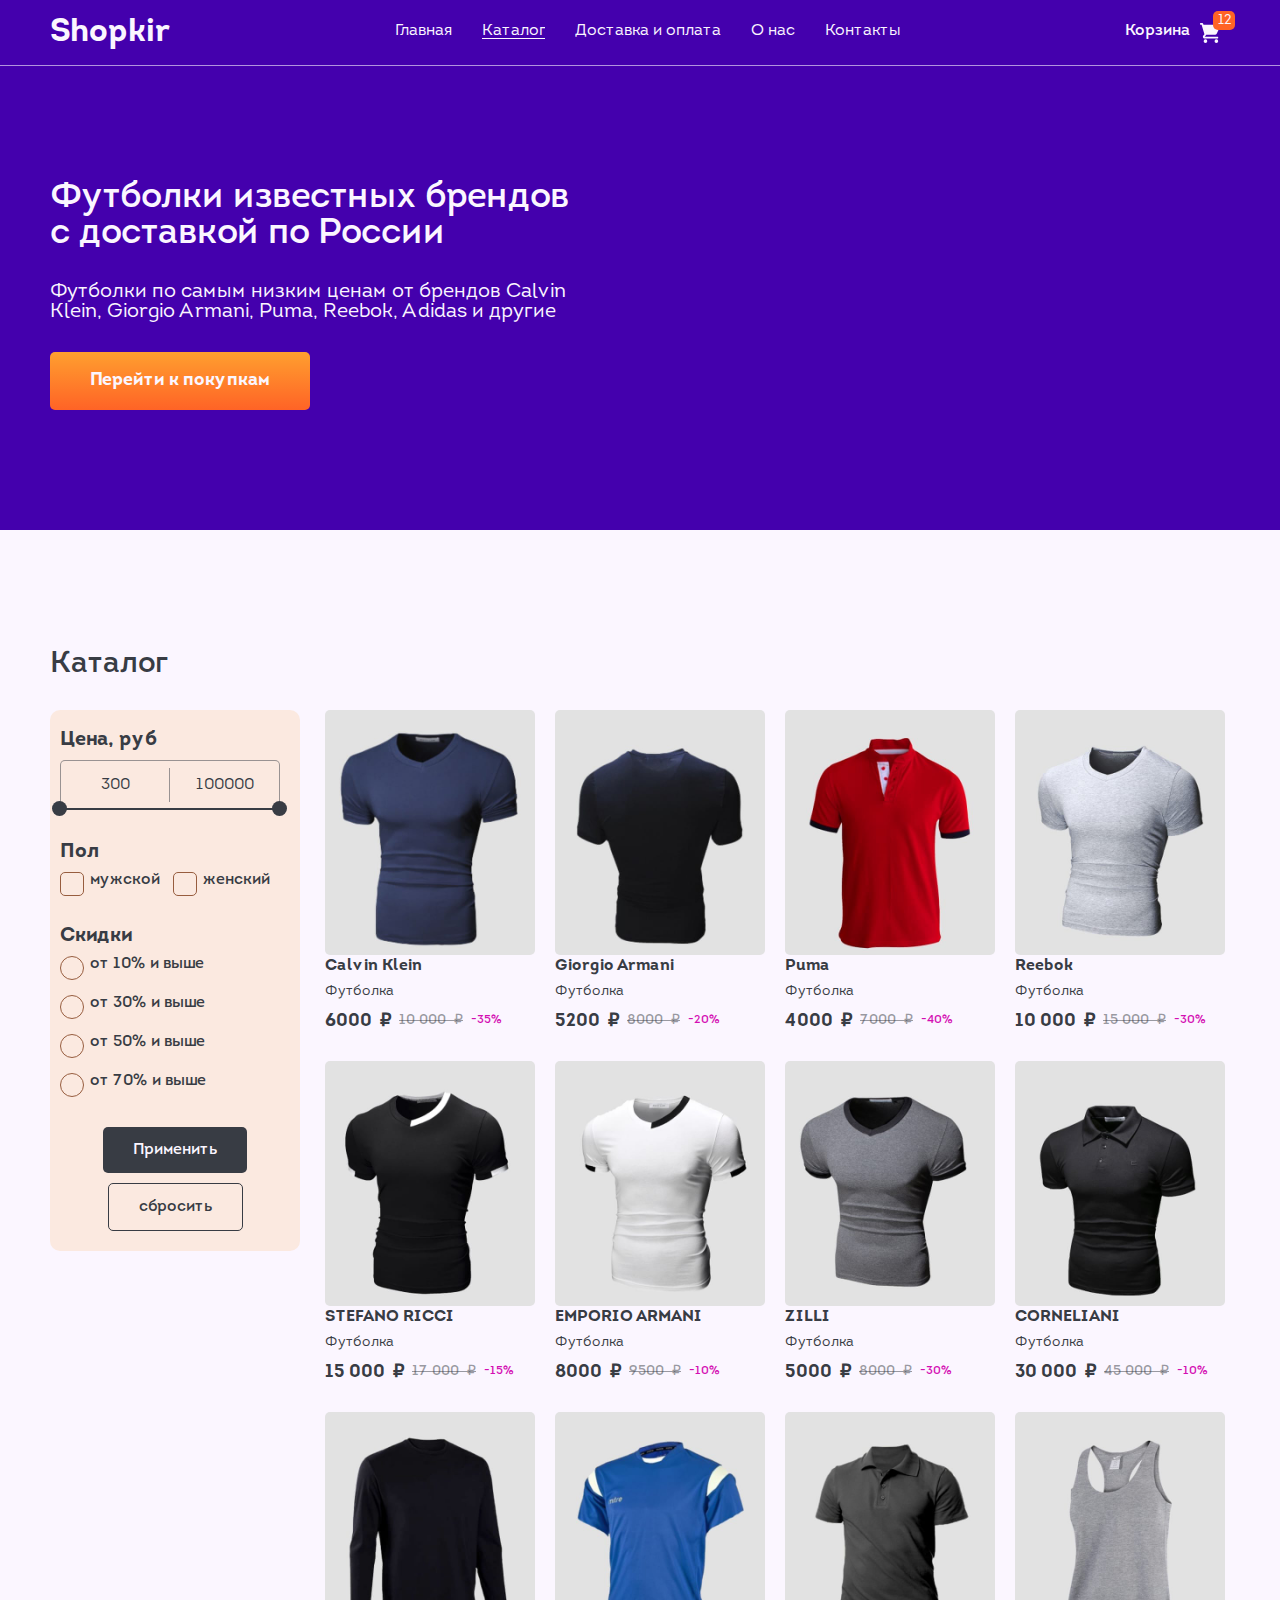
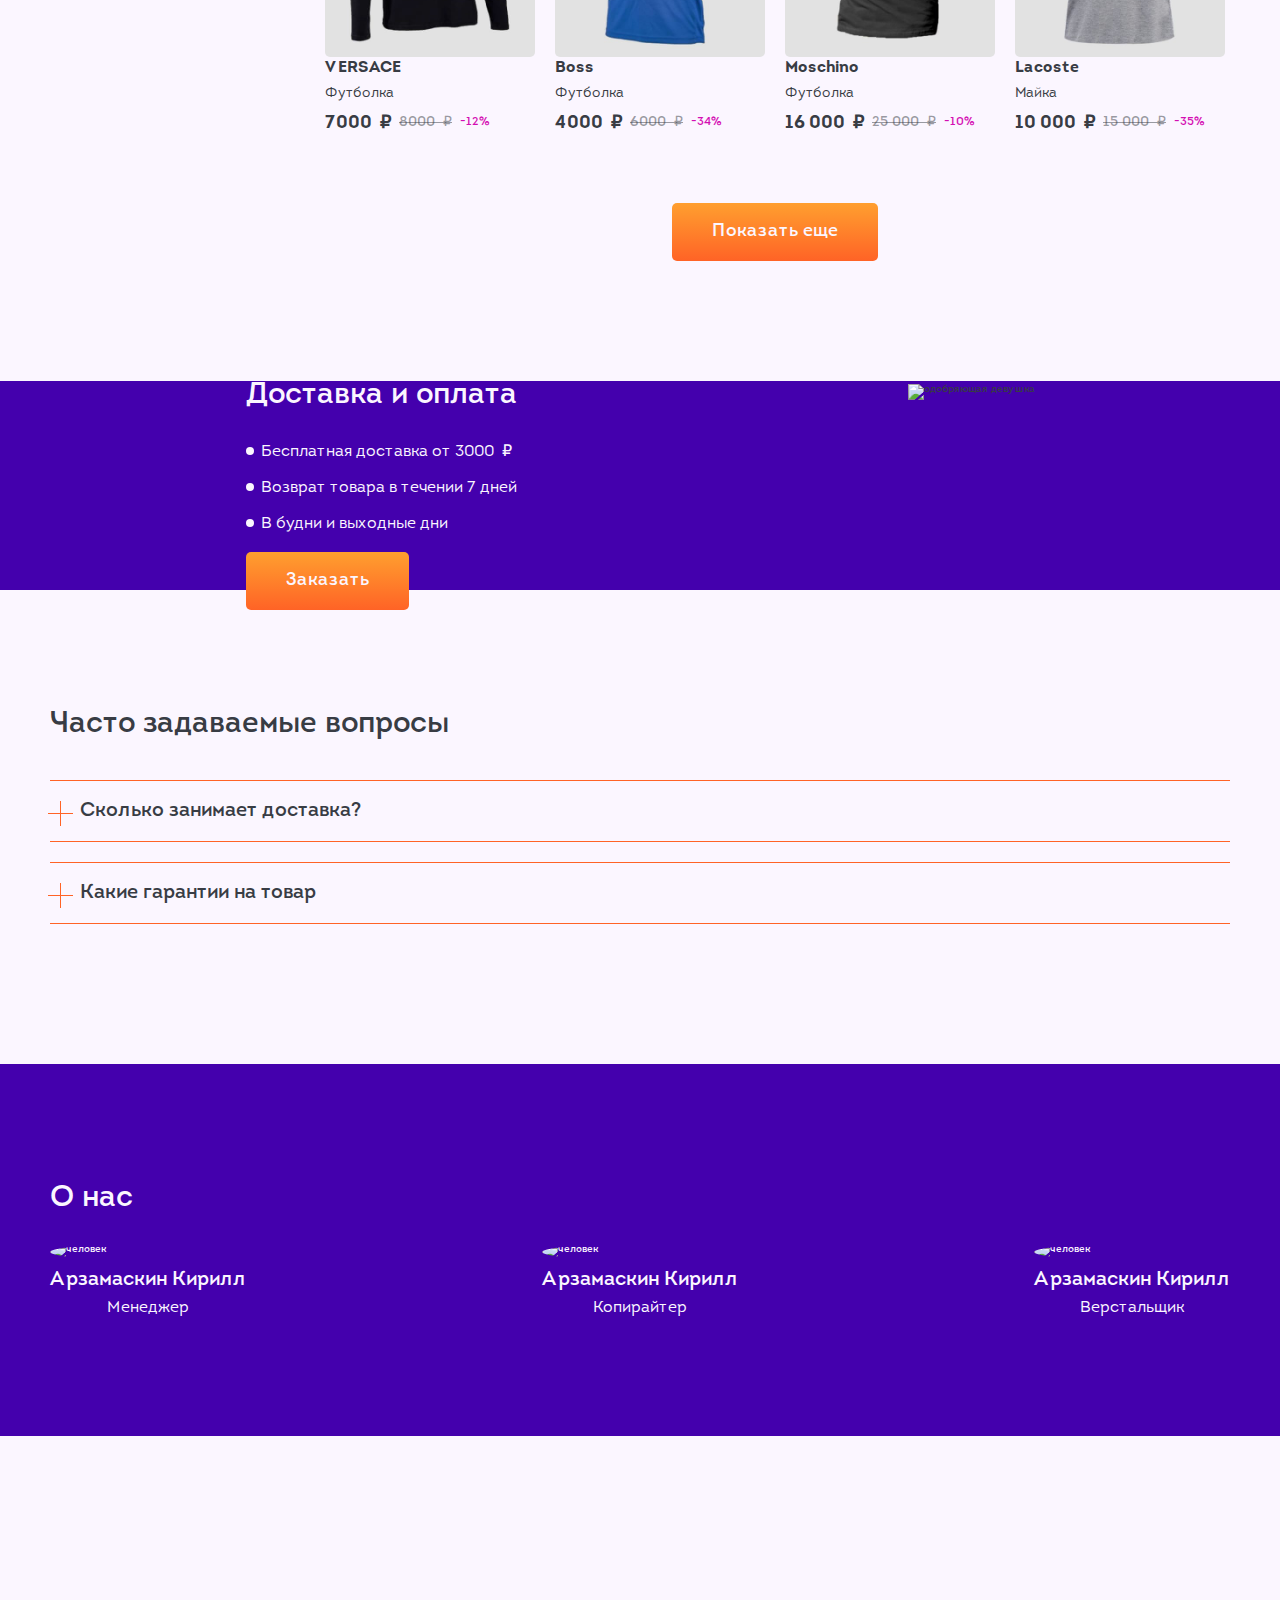
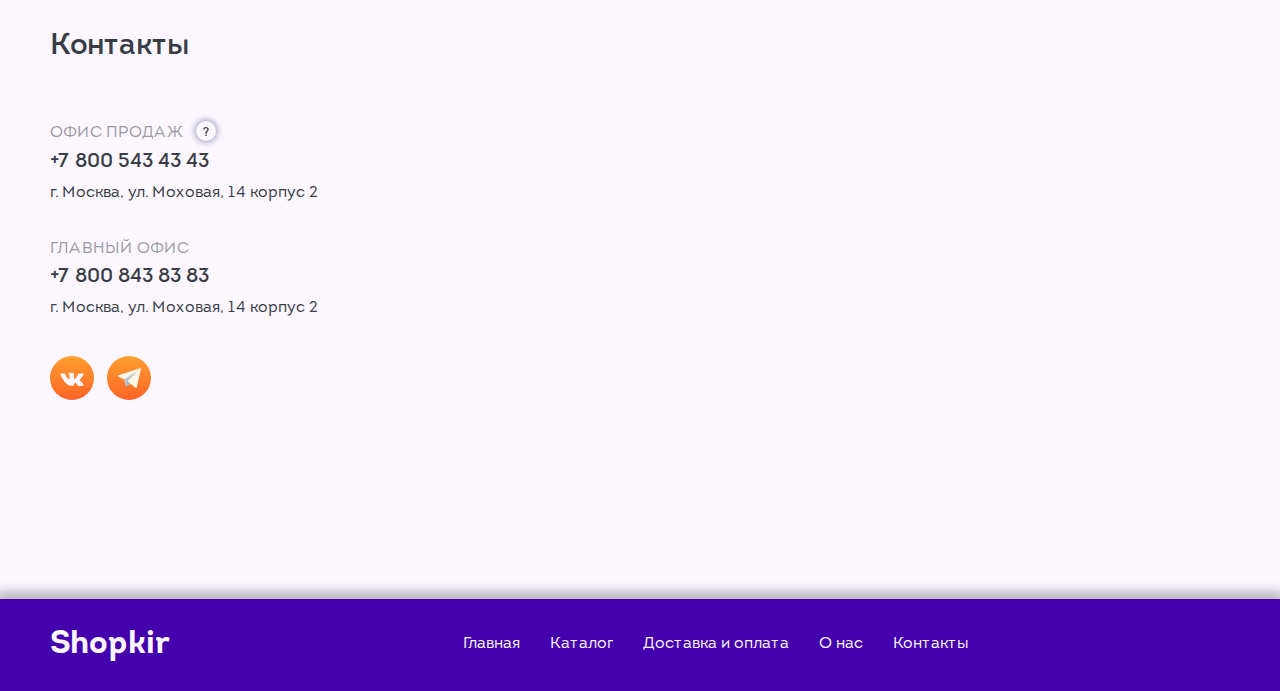
<file: index.html>
<!DOCTYPE html>
<html lang="ru">
<head>
  <meta charset="UTF-8">
  <meta name="viewport" content="width=device-width, initial-scale=1.0">
  <link rel="stylesheet" href="./css/style.css">
  <title>Магазин shopkir</title>
  <noscript>
    <style>
      /**
      * Reinstate scrolling for non-JS clients
      */
      .simplebar-content-wrapper {
        overflow: auto;
      }
    </style>
  </noscript>
</head>
<body>
<script src="./js/lazy.min.js"></script>

<div class="wrapper">
  <header class="header" id="header">
    <div class="container">
      <div class="header__top">
        <nav class="header__nav nav lock-padding">      
          <div class="container">
            <div class="nav__body">
              <span class="nav__logo logo">Shopkir</span>
              <div class="nav__burger">
                <span></span>                          
              </div>
              <div class="nav__menu">
                <ul class="nav__list">
                  <li class="nav__list-item">
                    <a class="nav__list-link --link" href="#header">Главная</a>                                  
                  </li>
                  <li class="nav__list-item">
                    <a class="nav__list-link --link"  href="#catalog" >Каталог</a>
                  </li>
                  <li class="nav__list-item">
                    <a class="nav__list-link --link" href="#delivery">Доставка и оплата</a>
                  </li>
                  <li class="nav__list-item">
                    <a class="nav__list-link --link" href="#team" >О нас</a>
                  </li>                  
                  <li class="nav__list-item">
                    <a class="nav__list-link --link" href="#contacts">Контакты</a>
                  </li>										
                </ul> 
              </div>
              <div class="nav__basket basket">
                <a class="basket__link popup-link" href="#popup">Корзина</a>
                <a class="basket__link popup-link" href="#popup">
                  <svg class="basket__img">
                    <use href="img/svg/sprite.svg#basket"></use>
                  </svg>
                </a>
                <span>12</span>
              </div>
            </div>
          </div>      
        </nav>
      </div>        
        <div class="header__wrap">
          <h1 class="header__title">Футболки известных брендов с&nbsp;доставкой по&nbsp;России</h1>
          <span class="header__subtitle">
            Футболки по&nbsp;самым низким ценам от&nbsp;брендов
            Calvin Klein, Giorgio Armani, Puma, Reebok, Adidas и&nbsp;другие
          </span>
          <a class="header__btn --link" href="#catalog">Перейти к покупкам</a>
        </div>            
    </div>
  </header>
  <main>
    <section class="catalog" id="catalog">
      <div class="container">
        <div class="catalog__top">
          <h2 class="catalog__title title">Каталог</h2>
          <button class="catalog__top-btn">Фильтр</button>
        </div>
        <div class="catalog__wrap">          
          <div class="catalog__filter filter">
            <div class="filter__top">
              <span class="filter__top-title">Фильтр</span>
              <button class="filter__top-close"></button>
            </div>
            <ul class="filter__list">
              <li class="filter__list-item filter__price">
                <span class="filter__price__subtitle filter__list-subtitle">Цена, руб</span>
                <div class="filter__price-inputs">
                  <input class="filter__price-input filter__price-input-1" id="input-0" type="number">
                  <input class="filter__price-input filter__price-input-2" id="input-1" type="number">
                </div>
                <div id="range-slider" class="price-filter__range" >
              </li>
              <li class="filter__list-item filter-gender">
                <span class="filter-gender__subtitle filter__list-subtitle">Пол</span>              
                <label class="filter-gender__label-checkbox filter-gender__label-checkbox-1 checkbox-custom">
                  <input class="filter-gender__checkbox checkbox-custom__input" type="checkbox">
                  <span></span>    
                  <p class="checkbox-custom__text">мужской</p>    
                              
                </label>
                <label class="filter-gender__label-checkbox filter-gender__label-checkbox-2 checkbox-custom">
                  <input class="filter-gender__checkbox checkbox-custom__input" type="checkbox">
                  <span></span>
                  <p class="checkbox-custom__text">женский</p>
                                  
                </label>
                
              </li>
              <li class="filter__list-item filter-discounts">  
                <span class="filter__list-subtitle">Скидки</span>   
                <ul class="filter-discounts__list">
                  <li class="filter-discounts__item">
                    <label class="radio-custom">
                      <input class="radio-custom__input" type="radio" name="q1">
                      <span></span> 
                      <p class="radio-custom__text">от 10% и выше</p>
                    </label>
                  </li>
                  <li class="filter-discounts__item">
                    <label class="filter-discounts__label radio-custom">
                      <input class="radio-custom__input" type="radio" name="q1">
                      <span></span> 
                      <p class="radio-custom__text">от 30% и выше</p>
                    </label>
                  </li>
                  <li class="filter-discounts__item">
                    <label class="filter-discounts__label radio-custom">
                      <input class="radio-custom__input" type="radio" name="q1">
                      <span></span> 
                      <p class="radio-custom__text">от 50% и выше</p>
                    </label>
                  </li>
                  <li class="filter-discounts__item">
                    <label class="filter-discounts__label radio-custom">
                      <input class="radio-custom__input" type="radio" name="q1">
                      <span></span> 
                      <p class="radio-custom__text">от 70% и выше</p>
                    </label>
                  </li>
                </ul>       
              </li>            
            </ul>
            <div class="filter__bottom">
              <button class="filter__bottom-btn filter__bottom-btn-on">Применить</button>
              <button class="filter__bottom-btn filter__bottom-btn-off">сбросить</button>
            </div>
            
          </div>
          <div class="catalog__products --hide-content">               
              <article class="catalog__products-card card">
                <a class="card__img" href="card-1.html">
                  <img src="./img/products/1.jpg" alt="футболка ">
                </a>
                <a class="card__inner" href="card-1.html">
                  <span class="card__name-brand">Calvin Klein</span>
                  <span class="card__name-type">Футболка</span>              
                  <span class="card__price-now">6000&nbsp; ₽</span>
                  <span class="card__price-before">10&nbsp;000&nbsp; ₽</span>
                  <span class="card__sale">-35%</span>
                </a>
                <div class="card__underline">
                  <a class="card__underline-btn" href="basket.html">В корзину</a>              
                </div>                                                   
                
              </article>
              <article class="catalog__products-card card">
                <a class="card__img" href="card-2.html">
                  <img src="./img/products/2.jpg" alt="футболка ">
                </a>
                <a href="card-2.html" class="card__inner">
                  <span class="card__name-brand">Giorgio Armani</span>
                  <span class="card__name-type">Футболка</span>              
                  <span class="card__price-now">5200&nbsp; ₽</span>
                  <span class="card__price-before">8000&nbsp; ₽</span>
                  <span class="card__sale">-20%</span>
                </a>
                <div class="card__underline">
                  <a class="card__underline-btn" href="basket.html">В корзину</a>              
                </div> 
              </article>
              <article class="catalog__products-card card">
                <a class="card__img" href="card-3.html">
                  <img src="./img/products/3.jpg" alt="футболка ">
                </a>
                <a href="card-3.html" class="card__inner">
                  <span class="card__name-brand">Puma</span>
                  <span class="card__name-type">Футболка</span>              
                  <span class="card__price-now">4000&nbsp; ₽</span>
                  <span class="card__price-before">7000&nbsp; ₽</span>
                  <span class="card__sale">-40%</span>
                </a>
                <div class="card__underline">
                  <a class="card__underline-btn" href="basket.html">В корзину</a>              
                </div> 
              </article>
              <article class="catalog__products-card card">
                <a class="card__img" href="card-4.html">
                  <img src="./img/products/4.jpg" alt="футболка ">
                </a>
                <a href="card-4.html" class="card__inner">
                  <span class="card__name-brand" >Reebok</span>
                  <span class="card__name-type">Футболка</span>              
                  <span class="card__price-now">10&nbsp;000&nbsp; ₽</span>
                  <span class="card__price-before">15&nbsp;000&nbsp; ₽</span>
                  <span class="card__sale">-30%</span>
                </a>
                <div class="card__underline">
                  <a class="card__underline-btn" href="basket.html">В корзину</a>              
                </div> 
              </article>
              <article class="catalog__products-card card">
                <a class="card__img" href="card-1.html">
                  <img src="./img/products/5.jpg" alt="футболка ">
                </a>
                <a href="card-1.html" class="card__inner">
                  <span class="card__name-brand" >STEFANO RICCI</span>
                  <span class="card__name-type">Футболка</span>              
                  <span class="card__price-now">15&nbsp;000&nbsp; ₽</span>
                  <span class="card__price-before">17&nbsp;000&nbsp; ₽</span>
                  <span class="card__sale">-15%</span>
                </a>
                <div class="card__underline">
                  <a class="card__underline-btn" href="basket.html">В корзину</a>              
                </div> 
              </article>
              <article class="catalog__products-card card">
                <a class="card__img" href="card-2.html">
                  <img src="./img/products/6.jpg" alt="футболка ">
                </a>
                <a href="card-2.html" class="card__inner">
                  <span class="card__name-brand" >EMPORIO ARMANI</span>
                  <span class="card__name-type">Футболка</span>              
                  <span class="card__price-now">8000&nbsp; ₽</span>
                  <span class="card__price-before">9500&nbsp; ₽</span>
                  <span class="card__sale">-10%</span>
                </a>
                <div class="card__underline">
                  <a class="card__underline-btn" href="basket.html">В корзину</a>              
                </div> 
              </article>
              <article class="catalog__products-card card">
                <a class="card__img" href="card-3.html">
                  <img src="./img/products/7.jpg" alt="футболка ">
                </a>
                <a href="card-3.html" class="card__inner">
                  <span class="card__name-brand" >ZILLI</span>
                  <span class="card__name-type">Футболка</span>              
                  <span class="card__price-now">5000&nbsp; ₽</span>
                  <span class="card__price-before">8000&nbsp; ₽</span>
                  <span class="card__sale">-30%</span>
                </a>
                <div class="card__underline">
                  <a class="card__underline-btn" href="basket.html">В корзину</a>              
                </div> 
              </article>
              <article class="catalog__products-card card">
                <a class="card__img" href="card-4.html">
                  <img src="./img/products/8.jpg" alt="футболка ">
                </a>
                <a href="card-4.html" class="card__inner">
                  <span class="card__name-brand" >CORNELIANI</span>
                  <span class="card__name-type">Футболка</span>              
                  <span class="card__price-now">30&nbsp;000&nbsp; ₽</span>
                  <span class="card__price-before">45&nbsp;000&nbsp; ₽</span>
                  <span class="card__sale">-10%</span>
                </a>
                <div class="card__underline">
                  <a class="card__underline-btn" href="basket.html">В корзину</a>              
                </div> 
              </article>
              <article class="catalog__products-card card">
                <a class="card__img" href="card-1.html">
                  <img src="./img/products/9.jpg" alt="футболка ">
                </a>
                <a href="card-1.html" class="card__inner">
                  <span class="card__name-brand" >VERSACE</span>
                  <span class="card__name-type">Футболка</span>              
                  <span class="card__price-now">7000&nbsp; ₽</span>
                  <span class="card__price-before">8000&nbsp; ₽</span>
                  <span class="card__sale">-12%</span>
                </a>
                <div class="card__underline">
                  <a class="card__underline-btn" href="basket.html">В корзину</a>              
                </div> 
              </article>
              <article class="catalog__products-card card">
                <a class="card__img" href="card-2.html">
                  <img src="./img/products/10.jpg" alt="футболка ">
                </a>
                <a href="card-2.html" class="card__inner">
                  <span class="card__name-brand" >Boss</span>
                  <span class="card__name-type">Футболка</span>              
                  <span class="card__price-now">4000&nbsp; ₽</span>
                  <span class="card__price-before">6000&nbsp; ₽</span>
                  <span class="card__sale">-34%</span>
                </a>
                <div class="card__underline">
                  <a class="card__underline-btn" href="basket.html">В корзину</a>              
                </div> 
              </article>
              <article class="catalog__products-card card">
                <a class="card__img" href="card-3.html">
                  <img src="./img/products/11.jpg" alt="футболка ">
                </a>
                <a href="card-3.html" class="card__inner">
                  <span class="card__name-brand">Moschino</span>
                  <span class="card__name-type">Футболка</span>              
                  <span class="card__price-now">16&nbsp;000&nbsp; ₽</span>
                  <span class="card__price-before">25&nbsp;000&nbsp; ₽</span>
                  <span class="card__sale">-10%</span>
                </a>
                <div class="card__underline">
                  <a class="card__underline-btn" href="basket.html">В корзину</a>              
                </div> 
              </article>
              <article class="catalog__products-card card">
                <a class="card__img" href="card-4.html">
                  <img src="./img/products/12.jpg" alt="футболка ">
                </a>
                <a href="card-4.html" class="card__inner">
                  <span class="card__name-brand" >Lacoste</span>
                  <span class="card__name-type">Майка</span>              
                  <span class="card__price-now">10&nbsp;000&nbsp; ₽</span>
                  <span class="card__price-before">15&nbsp;000&nbsp; ₽</span>
                  <span class="card__sale">-35%</span>
                </a>
                <div class="card__underline">
                  <a class="card__underline-btn" href="basket.html">В корзину</a>              
                </div> 
              </article>
              <article class="catalog__products-card card">
                <a class="card__img" href="#">
                  <img class="lazyload" data-src="./img/products/13.jpg" alt="футболка ">
                </a>
                <a href="#" class="card__inner">
                  <span class="card__name-brand">Love Moschino</span>
                  <span class="card__name-type">Футболка</span>              
                  <span class="card__price-now">4000&nbsp; ₽</span>
                  <span class="card__price-before">5500&nbsp; ₽</span>
                  <span class="card__sale">-20%</span>
                </a>
                <div class="card__underline">
                  <a class="card__underline-btn" href="basket.html">В корзину</a>              
                </div> 
              </article>
              <article class="catalog__products-card card">
                <a class="card__img" href="#">
                  <img class="lazyload" data-src="./img/products/14.jpg" alt="футболка ">
                </a>
                <a href="#" class="card__inner">
                  <span class="card__name-brand" >Ice Play</span>
                  <span class="card__name-type">Футболка</span>              
                  <span class="card__price-now">2500&nbsp; ₽</span>
                  <span class="card__price-before">6000&nbsp; ₽</span>
                  <span class="card__sale">-55%</span>
                </a>
                <div class="card__underline">
                  <a class="card__underline-btn" href="basket.html">В корзину</a>              
                </div> 
              </article>
              <article class="catalog__products-card card">
                <a class="card__img" href="#">
                  <img class="lazyload" data-src="./img/products/15.jpg" alt="футболка ">
                </a>
                <a href="#" class="card__inner">
                  <span class="card__name-brand" >Love Moschino</span>
                  <span class="card__name-type">Футболка</span>              
                  <span class="card__price-now">5000&nbsp; ₽</span>
                  <span class="card__price-before">7000&nbsp; ₽</span>
                  <span class="card__sale">-35%</span>
                </a>
                <div class="card__underline">
                  <a class="card__underline-btn" href="basket.html">В корзину</a>              
                </div> 
              </article>
              <article class="catalog__products-card card">
                <a class="card__img" href="#">
                  <img class="lazyload" data-src="./img/products/16.jpg" alt="футболка ">
                </a>
                <a href="#" class="card__inner">
                  <span class="card__name-brand">Love Moschino</span>
                  <span class="card__name-type">Футболка</span>              
                  <span class="card__price-now">8000&nbsp;₽</span>
                  <span class="card__price-before">10&nbsp;000&nbsp;₽</span>
                  <span class="card__sale">-20%</span>
                </a>
                <div class="card__underline">
                  <a class="card__underline-btn" href="basket.html">В корзину</a>              
                </div> 
              </article>              
            <button class="catalog__products-btn --btn-add">Показать еще</button>
          </div>
        </div>
      </div>
    </section>
  
    <section class="delivery" id="delivery">
      <div class="container">
        <div class="delivery__inner">
          <div class="delivery__content">
            <h2 class="delivery__content-title title">Доставка и оплата</h2>
            <ul class="delivery__content-list">
              <li class="delivery__content-advantages">Бесплатная доставка от 3000&nbsp; ₽</li>
              <li class="delivery__content-advantages">Возврат товара в течении 7 дней</li>
              <li class="delivery__content-advantages">В будни и выходные дни</li>
            </ul>
            <a class="delivery__content-btn --link" href="#catalog">Заказать</a>
          </div>
          <div class="delivery__photo">
            <img class="lazyload" data-src="./img/happy.webp" alt="одобряющая девушка">
          </div>
        </div>
      </div>
    </section>
  
    <section class="faq">
      <div class="container">
        <h2 class="faq__title title">Часто задаваемые вопросы</h2>
        <ul class="tests__list">
          <li class="tests__accordion accordion">
              <button class="accordion__trigger" aria-expanded="false">
                  <span class="accordion__title">Сколько занимает доставка?</span>
              </button>
              <div class="accordion__content" aria-hidden="true">
                  <span>Зависит от&nbsp;региона: Москва и&nbsp;мос. обл 1-3&nbsp;дня. Остальные 5-15&nbsp;дней.</span>
              </div>
          </li>   
          <li class="tests__accordion accordion">
            <button class="accordion__trigger" aria-expanded="false">
                <span class="accordion__title">Какие гарантии на&nbsp;товар</span>
            </button>
            <div class="accordion__content" aria-hidden="true">
                <span>Гарантия 15 дней</span>
            </div>
        </li>            
      </ul>
      </div>
    </section>
  
    <section class="team" id="team">
    <div class="container">
      <h2 class="team__title title">О нас</h2>
      <ul class="team__list">
        <li class="team__item">          
          <img class="team__item-img lazyload" data-src="./img/team/1.jpg" alt="человек">
          <span class="team__item-name">Арзамаскин Кирилл</span>
            <span class="team__item-position">Менеджер</span>
        </li>
        <li class="team__item">
          <img class="team__item-img lazyload" data-src="./img/team/2.jpg" alt="человек">
          <span class="team__item-name">Арзамаскин Кирилл</span>
          <span class="team__item-position">Копирайтер</span>          
        </li>
        <li class="team__item">
          <img class="team__item-img lazyload" data-src="./img/team/3.jpg" alt="человек">
          <span class="team__item-name">Арзамаскин Кирилл</span>
          <span class="team__item-position">Верстальщик</span>          
        </li>
      </ul>
    </div>
    </section>
  
    <section class="contacts" id="contacts">
      <div class="container">
        <div class="contacts__wrap">
          <div class="contacts__info info">
            <h2 class="info__title title">Контакты</h2>
            <div class="info__item">
              <h3 class="info__subtitle">
                Офис продаж
                <span class="info__tultip tultip">
                  <button class ="tultip__btn" aria-labelledby="info-office" aria-label="Дополнительная информация по звонкам">
                    <svg>
                      <use href="img/svg/sprite.svg#question"></use>
                    </svg>
                  </button>
                  <span id="info-office" role="tooltip" class="tultip__text">
                    Вопросы о&nbsp;качестве, обслуживании, доставке
                    и&nbsp;товаре просьба задавать в&nbsp;отдел продаж
                  </span>
                </span>
              </h3>
              <a class="info__phone" href="tel:+78005434343">+7 800 543 43 43</a>
              <span class="info__address">г. Москва, ул. Моховая, 14 корпус 2</span>
            </div>
            <div class="info__item">
              <h3 class="info__subtitle">Главный офис</h3>
              <a class="info__phone" href="tel:+78008438383">+7 800 843 83 83</a>
              <span class="info__address">г. Москва, ул. Моховая, 14 корпус 2</span>
            </div>
            <div class="info__social info-social">
              <a class="info-social__link" href="https://vk.com/kerelll" target="_blank">
                <svg class="vk" width="44" height="45" viewBox="0 0 44 45" fill="none" xmlns="http://www.w3.org/2000/svg">
                  <path class="info-social__path" d="M23.1508 29.8588C23.1508 29.8588 23.5743 29.8129 23.7912 29.5853C23.9898 29.3769 23.9829 28.9835 23.9829 28.9835C23.9829 28.9835 23.9565 27.1465 24.8299 26.8752C25.6908 26.6085 26.796 28.6517 27.9691 29.4374C28.8551 30.0314 29.5277 29.9014 29.5277 29.9014L32.6622 29.8588C32.6622 29.8588 34.3012 29.7602 33.5242 28.5015C33.4599 28.3984 33.0708 27.5701 31.1942 25.8687C29.2281 24.0878 29.4921 24.3758 31.8588 21.2947C33.3004 19.4185 33.8766 18.273 33.6964 17.7832C33.5253 17.3148 32.4648 17.4392 32.4648 17.4392L28.9366 17.4605C28.9366 17.4605 28.6749 17.4257 28.481 17.5389C28.2916 17.6499 28.1688 17.9088 28.1688 17.9088C28.1688 17.9088 27.611 19.3602 26.8661 20.5953C25.2948 23.2001 24.667 23.338 24.4099 23.1766C23.8119 22.7989 23.9611 21.6612 23.9611 20.8531C23.9611 18.328 24.3536 17.2755 23.1978 17.0032C22.8145 16.9124 22.5321 16.853 21.5508 16.8429C20.2917 16.8306 19.2266 16.8474 18.6229 17.1354C18.2212 17.3271 17.9113 17.7552 18.1007 17.7799C18.3336 17.8101 18.8616 17.9189 19.1417 18.291C19.5032 18.7718 19.4906 19.85 19.4906 19.85C19.4906 19.85 19.6983 22.8224 19.0051 23.1911C18.5299 23.4444 17.878 22.9277 16.4766 20.564C15.7592 19.3535 15.2175 18.0153 15.2175 18.0153C15.2175 18.0153 15.113 17.7653 14.926 17.6308C14.6999 17.4683 14.3842 17.4179 14.3842 17.4179L11.0316 17.4392C11.0316 17.4392 10.5278 17.4526 10.343 17.6667C10.1788 17.8561 10.3303 18.2495 10.3303 18.2495C10.3303 18.2495 12.9553 24.2469 15.9279 27.2697C18.6539 30.0404 21.7482 29.8588 21.7482 29.8588H23.1508Z"/> 
                </svg>  
              </a>
              <!-- <a class="info-social__link" href="#" target="_blank">
                <svg class="insta" width="44" height="45" viewBox="0 0 44 45" fill="none" xmlns="http://www.w3.org/2000/svg">
                  <path class="info-social__path" fill-rule="evenodd" clip-rule="evenodd" d="M22.001 11.0034C18.8144 11.0034 18.4145 11.0173 17.1629 11.0739C15.9138 11.1308 15.0612 11.3276 14.3151 11.6162C13.5434 11.9144 12.8888 12.3132 12.2366 12.9623C11.5839 13.6111 11.183 14.2623 10.8824 15.0298C10.5915 15.7722 10.3935 16.6207 10.3372 17.8629C10.2813 19.108 10.2666 19.5061 10.2666 22.6762C10.2666 25.8463 10.2808 26.2429 10.3375 27.488C10.3949 28.7307 10.5927 29.5789 10.8826 30.3211C11.1825 31.0888 11.5834 31.7401 12.2359 32.3889C12.8878 33.0382 13.5424 33.438 14.3137 33.7361C15.0602 34.0248 15.9131 34.2215 17.162 34.2784C18.4135 34.3351 18.8132 34.3489 21.9996 34.3489C25.1864 34.3489 25.5851 34.3351 26.8367 34.2784C28.0858 34.2215 28.9394 34.0248 29.686 33.7361C30.4574 33.438 31.1111 33.0382 31.763 32.3889C32.4157 31.7401 32.8166 31.0888 33.1173 30.3214C33.4057 29.5789 33.6037 28.7305 33.6624 27.4883C33.7186 26.2432 33.7333 25.8463 33.7333 22.6762C33.7333 19.5061 33.7186 19.1082 33.6624 17.8631C33.6037 16.6204 33.4057 15.7722 33.1173 15.03C32.8166 14.2623 32.4157 13.6111 31.763 12.9623C31.1104 12.313 30.4577 11.9141 29.6852 11.6162C28.9372 11.3276 28.0841 11.1308 26.835 11.0739C25.5834 11.0173 25.185 11.0034 21.9974 11.0034H22.001ZM20.9486 13.1072C21.261 13.1067 21.6096 13.1072 22.0012 13.1072C25.134 13.1072 25.5053 13.1184 26.7425 13.1744C27.8865 13.2264 28.5074 13.4166 28.921 13.5763C29.4686 13.7879 29.8589 14.0408 30.2694 14.4494C30.68 14.8579 30.9343 15.247 31.1474 15.7917C31.308 16.2027 31.4994 16.8204 31.5515 17.9585C31.6077 19.189 31.6199 19.5586 31.6199 22.6738C31.6199 25.789 31.6077 26.1586 31.5515 27.3891C31.4992 28.5272 31.308 29.1449 31.1474 29.5559C30.9347 30.1006 30.68 30.4885 30.2694 30.8968C29.8587 31.3053 29.4688 31.5582 28.921 31.7698C28.5079 31.9303 27.8865 32.12 26.7425 32.172C25.5056 32.228 25.134 32.2401 22.0012 32.2401C18.8681 32.2401 18.4968 32.228 17.2599 32.172C16.1159 32.1195 15.495 31.9293 15.0811 31.7696C14.5336 31.558 14.1425 31.3051 13.7318 30.8965C13.3211 30.488 13.0669 30.0999 12.8537 29.5549C12.6931 29.1439 12.5017 28.5262 12.4497 27.3881C12.3934 26.1576 12.3822 25.788 12.3822 22.6709C12.3822 19.5538 12.3934 19.1861 12.4497 17.9556C12.502 16.8175 12.6931 16.1998 12.8537 15.7883C13.0664 15.2436 13.3211 14.8545 13.7318 14.446C14.1425 14.0374 14.5336 13.7845 15.0811 13.5724C15.4947 13.4119 16.1159 13.2223 17.2599 13.17C18.3423 13.1213 18.7618 13.1067 20.9486 13.1043V13.1072ZM28.2643 15.0452C27.487 15.0452 26.8563 15.6718 26.8563 16.4454C26.8563 17.2187 27.487 17.8461 28.2643 17.8461C29.0417 17.8461 29.6724 17.2187 29.6724 16.4454C29.6724 15.6721 29.0417 15.0447 28.2643 15.0447V15.0452ZM22.0011 16.682C18.6734 16.682 15.9755 19.366 15.9755 22.6764C15.9755 25.9869 18.6734 28.6697 22.0011 28.6697C25.3287 28.6697 28.0257 25.9869 28.0257 22.6764C28.0257 19.366 25.3285 16.682 22.0008 16.682H22.0011ZM22.0012 18.7855C24.1612 18.7855 25.9124 20.5274 25.9124 22.6764C25.9124 24.8252 24.1612 26.5674 22.0012 26.5674C19.8411 26.5674 18.0901 24.8252 18.0901 22.6764C18.0901 20.5274 19.8411 18.7855 22.0012 18.7855Z"/>
                </svg>
              </a> -->
              <a class="info-social__link" href="https://t.me/kirill8313" target="_blank">
                <svg class="telegram" width="44" height="44" viewBox="0 0 44 44" fill="none" xmlns="http://www.w3.org/2000/svg">
                  <path d="M17.1038 23.1967L11.4539 20.7246C10.8172 20.4462 10.8603 19.5287 11.5205 19.3115L33.0048 12.229C33.5668 12.0439 34.1146 12.5457 33.9792 13.1221L29.6859 31.3762C29.5577 31.9215 28.9024 32.1439 28.469 31.789L23.4243 27.6613L17.1038 23.1967Z" fill="#FCF8E8"/>
                  <path d="M28.8097 16.1708L17.1035 23.1967L18.5359 29.8406C18.6643 30.4366 19.3669 30.6993 19.8549 30.3338L23.424 27.6611L20.4874 25.2578L29.1796 16.6466C29.4344 16.3941 29.1173 15.9861 28.8097 16.1708Z" fill="#BEC3D2"/>
                  <path d="M19.0083 30.4264C19.2715 30.5454 19.5939 30.5298 19.8551 30.3343L23.4242 27.6615L21.9559 26.4599L20.4875 25.2583L19.0083 30.4264Z" fill="#AFB4C8"/>
                </svg>
              </a>                                   
            </div>
          </div>
          <div class="contacts__map">
            <iframe class="contacts__map-iframe lazyload" data-src="https://www.google.com/maps/embed?pb=!1m18!1m12!1m3!1d2245.377094359406!2d37.60861591593044!3d55.751951280553094!2m3!1f0!2f0!3f0!3m2!1i1024!2i768!4f13.1!3m3!1m2!1s0x46b54a519db81a97%3A0x6fab5c930e619770!2z0YPQuy4g0JzQvtGF0L7QstCw0Y8sIDE0LCDQnNC-0YHQutCy0LAsIDEyNTAwOQ!5e0!3m2!1sru!2sru!4v1620659307500!5m2!1sru!2sru" style="border:0;" allowfullscreen="" loading="lazy"></iframe>
          </div>  
        </div>
      </div>
    </section>
  </main>
  <div class="popup" id="popup">
    <div class="popup__body">      
        <div class="popup__content">
          <a href="#header" class="popup__close close-popup"></a>
          <div class="popup__cards" data-simplebar>
            <div class="popup__card product">
              <div class="product__img">
                <img src="./img/products/1.jpg" alt="футболка Calvin Klein">
              </div>
              <ul class="product__text">
                <li class="product__brand">Calvin Klein</li>
                <li class="product__type">Футболка</li>
                <li class="product__price">
                  <span class="product__price-now">6000&nbsp;₽</span> 
                  <span class="product__price-before">9000&nbsp;₽</span> 
                </li>
              </ul>
              <div class="product-right">
                <button class="product-right__trash-can">
                  <svg>
                  <use href="img/svg/sprite.svg#trash-can"></use>
                  </svg>
                </button>
              </div>
              
            </div>
            <div class="popup__card product">
              <div class="product__img">
                <img src="./img/products/12.jpg" alt="майка Lacoste">
              </div>
              <ul class="product__text">
                <li class="product__brand">Lacoste</li>
                <li class="product__type">Майка</li>
                <li class="product__price">
              <span class="product__price-now">6000&nbsp;₽</span> 
              <span class="product__price-before">9000&nbsp;₽</span> 
            </li>
              </ul>
              <div class="product-right">
                <button class="product-right__trash-can">
                  <svg>
                  <use href="img/svg/sprite.svg#trash-can"></use>
                  </svg>
                </button>
              </div>
            </div>
            <div class="popup__card product">
              <div class="product__img">
                <img src="./img/products/13.jpg" alt="футболка Love Moschino">
              </div>
              <ul class="product__text">
                <li class="product__brand">Love Moschino</li>
                <li class="product__type">Футболка</li>
                <li class="product__price">
                  <span class="product__price-now">3000&nbsp;₽</span> 
                  <span class="product__price-before">8000&nbsp;₽</span> 
                </li>
              </ul>
              <div class="product-right">
                <button class="product-right__trash-can">
                  <svg>
                  <use href="img/svg/sprite.svg#trash-can"></use>
                  </svg>
                </button>
              </div>
            </div>
            <div class="popup__card product">
              <div class="product__img">
                <img src="./img/products/13.jpg" alt="футболка Love Moschino">
              </div>
              <ul class="product__text">
                <li class="product__brand">Love Moschino</li>
                <li class="product__type">Футболка</li>
                <li class="product__price">
                  <span class="product__price-now">4000&nbsp;₽</span> 
                  <span class="product__price-before">6000&nbsp;₽</span> 
                </li>
              </ul>
              <div class="product-right">
                <button class="product-right__trash-can">
                  <svg>
                  <use href="img/svg/sprite.svg#trash-can"></use>
                  </svg>
                </button>
              </div>
            </div>
            
          </div>  
          <div class="popup__bottom">
            <ul class="popup__bottom-list">
              <li class="popup__bottom-result">Итого:</li>
              <li class="popup__bottom-price">20 000 ₽</li>
            </ul>
            
            <a class="popup__bottom-btn" href="basket.html">Перейти в корзину</a>
            

          </div>    
        </div>   
    </div>
  </div>
  
  <footer class="footer">
    <div class="container">  
      <div class="footer__wrap">
        <span class="footer__logo logo">Shopkir</span>
        <ul class="footer__list">
          <li class="footer__list-item">
            <a class="footer__list-link " href="#header">Главная</a>                                  
          </li>
          <li class="footer__list-item">
            <a href="#catalog" class="footer__list-link">Каталог</a>
          </li>
          <li class="footer__list-item">
            <a href="#delivery" class="footer__list-link">Доставка и оплата</a>
          </li>
          <li class="footer__list-item">
            <a href="#team" class="footer__list-link">О нас</a>
          </li>
          
          <li class="footer__list-item">
            <a href="#contacts" class="footer__list-link">Контакты</a>
          </li>										
        </ul>  
      </div> 		         
    </div>
  </footer>
  
</div>
<script src="./js/modules.js"></script>
<script src="./js/main.min.js"></script>
<script>
  if (window.innerWidth > 992) {
  VanillaTilt.init(document.querySelectorAll(".card__img img"), {
    max: 25,
    speed: 600,
  });
}
</script>
</body>
</html>
</file>
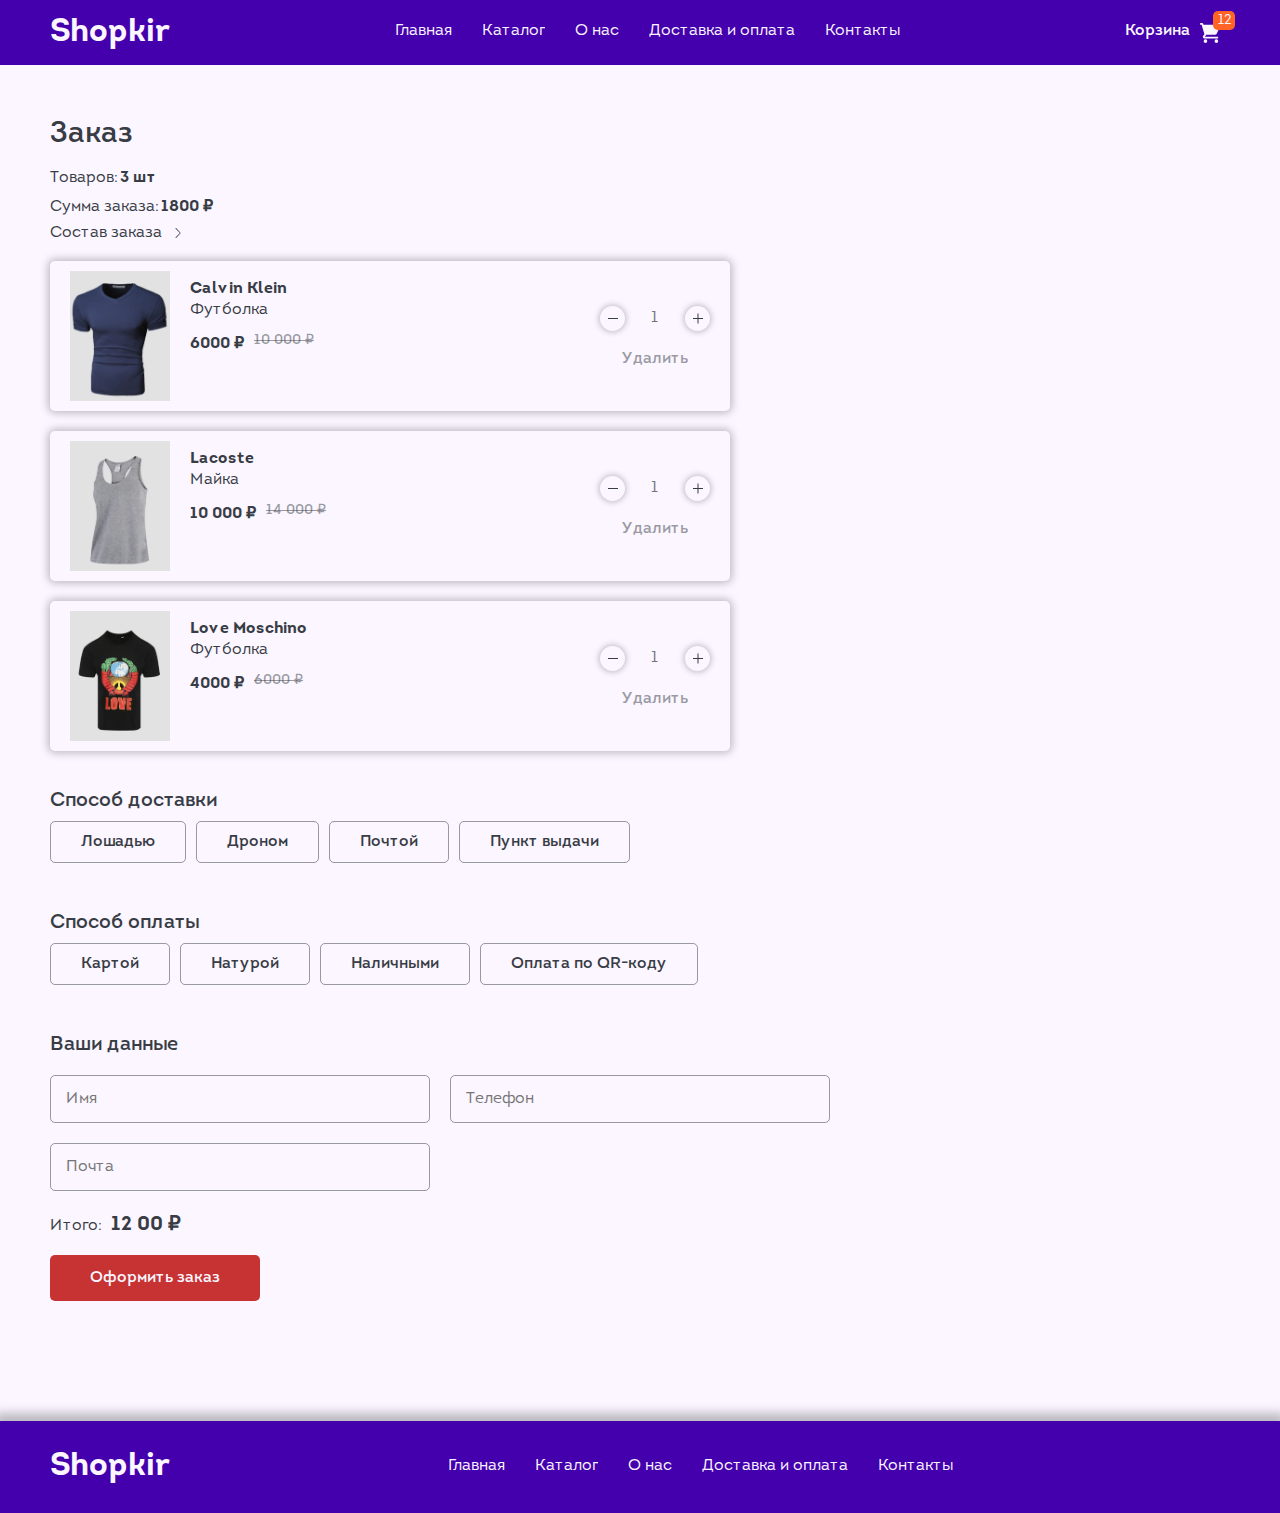
<file: basket.html>
<!DOCTYPE html>
<html lang="ru">
<head>
  <meta charset="UTF-8">
  <meta name="viewport" content="width=device-width, initial-scale=1.0">
  <link rel="stylesheet" href="./css/style.css">
  <title>Корзина магазина shopkir</title>  
</head>
<body>
<script src="./js/lazy.min.js"></script>

<div class="wrapper">
  <header>
    <div class="container">
      <nav class="header__nav nav lock-padding">      
      	<div class="container">
      		<div class="nav__body">
      			<a class="nav__logo logo" href="index.html">Shopkir</a>
      			<div class="nav__burger">
      				<span></span>                          
      			</div>
      			<div class="nav__menu">
      				<ul class="nav__list">
      					<li class="nav__list-item">
      						<a href="index.html" class="nav__list-link">Главная</a>                                  
      					</li>
      					<li class="nav__list-item">
      						<a href="index.html#catalog" class="nav__list-link">Каталог</a>
      					</li>
      					<li class="nav__list-item">
      						<a href="index.html#team" class="nav__list-link">О нас</a>
      					</li>
      					<li class="nav__list-item">
      						<a href="index.html#delivery" class="nav__list-link">Доставка и оплата</a>
      					</li>
      					<li class="nav__list-item">
      						<a href="index.html#contacts" class="nav__list-link">Контакты</a>
      					</li>										
      				</ul> 
      			</div>
      			<div class="nav__basket basket">
      				<a class="basket__link popup-link" href="#popup">Корзина</a>
      				<a class="basket__link popup-link" href="#popup">
      					<svg class="basket__img">
      						<use href="img/svg/sprite.svg#basket"></use>
      					</svg>
      				</a>
      				<span>12</span>
      			</div>
      		</div>
      	</div>      
      </nav>
    </div>
  </header>
  <main>
    <section class="buy">
      <div class="container">
        <h1 class="buy__title title">Заказ</h1>
        <ul class="buy__param">       
          <li class="buy__param-item">
            <span class="buy__param-name">Товаров:</span> 
            <span class="buy__param-number">3 шт</span> 
          </li>
          <li class="buy__param-item">
            <span class="buy__param-name">Сумма заказа:</span>
            <span class="buy__param-number">1800&nbsp;₽</span>
          </li>
          <li class="buy__param-item buy__param-structure">Состав заказа</li>
        </ul>
        <div class="buy__products">
          <div class="buy__product product">        
            <div class="buy__product__img product__img">
              <img src="./img/products/1.jpg" alt="футболка Calvin Klein">
            </div>        
            <ul class="product__text">
              <li class="product__brand">Calvin Klein</li>
              <li class="product__type">Футболка</li>
              <li class="product__price">
                <span class="product__price-now">6000&nbsp;₽</span> 
                <span class="product__price-before">10&nbsp;000&nbsp;₽</span> 
              </li>
            </ul>
            <div class="product-right">
              <div class="product-right__number">
                <button class="product-right__number-minus"></button>
                <input class="product-right__number-input" type="number" placeholder="1">
                <button class="product-right__number-plus"></button>
              </div>
              <span class="product-right__delete">Удалить</span>
            </div>
          </div>
          <div class="buy__product product">        
            <div class="buy__product__img product__img">
              <img src="./img/products/12.jpg" alt="майка Lacoste">
            </div>        
            <ul class="product__text">
              <li class="product__brand">Lacoste</li>
              <li class="product__type">Майка</li>
              <li class="product__price">
                <span class="product__price-now">10&nbsp;000&nbsp;₽</span> 
                <span class="product__price-before">14&nbsp;000&nbsp;₽</span> 
              </li>
            </ul>
            <div class="product-right">
              <div class="product-right__number">
                <button class="product-right__number-minus"></button>
                <input class="product-right__number-input" type="number" placeholder="1">
                <button class="product-right__number-plus"></button>
              </div>
              <span class="product-right__delete">Удалить</span>
            </div>
          </div>
          <div class="buy__product product">        
            <div class="buy__product__img product__img">
              <img src="./img/products/13.jpg" alt="футболка Love Moschino">
            </div>        
            <ul class="product__text">
              <li class="product__brand">Love Moschino</li>
              <li class="product__type">Футболка</li>
              <li class="product__price">
                <span class="product__price-now">4000&nbsp;₽</span> 
                <span class="product__price-before">6000&nbsp;₽</span> 
              </li>
            </ul>
            <div class="product-right">
              <div class="product-right__number">
                <button class="product-right__number-minus"></button>
                <input class="product-right__number-input" type="number" placeholder="1">
                <button class="product-right__number-plus"></button>
              </div>
              <span class="product-right__delete">Удалить</span>
            </div>
          </div>
        </div>
        <form class="buy__form">
          <div class="buy__delivery">
            <span class="buy__subtitle">Способ доставки</span>
            <div class="buy__delivery-radios">
              <label class="buy__delivery-label custom-label">
                <input type="radio" name="q1">
                <span>Лошадью</span>
              </label>
              <label class="buy__delivery-label custom-label">
                <input type="radio" name="q1">
                <span>Дроном</span>
              </label>
              <label class="buy__delivery-label custom-label">
                <input type="radio" name="q1">
                <span>Почтой</span>
              </label>
              <label class="buy__delivery-label custom-label">
                <input type="radio" name="q1">
                <span>Пункт выдачи</span>
              </label>
            </div>
          </div>
          <div class="buy__pay">
            <span class="buy__subtitle">Способ оплаты</span>
            <div class="buy__pay-radios">
              <label class="buy__pay-label custom-label">
                <input type="radio" name="q1">
                <span>Картой</span>
              </label>
              <label class="buy__pay-label custom-label">
                <input type="radio" name="q1">
                <span>Натурой</span>
              </label>
              <label class="buy__pay-label custom-label">
                <input type="radio" name="q1">
                <span>Наличными</span>
              </label>
              <label class="buy__pay-label custom-label">
                <input type="radio" name="q1">
                <span>Оплата по QR-коду</span>
              </label>
            </div>
          </div>
          <div class="buy__information">
            <span class="buy__information-subtitle buy__subtitle">Ваши данные</span>          
            <div class="buy__information-inputs">
              <input class="buy__information-input" type="text" placeholder="Имя">
              <input class="buy__information-input" type="number" placeholder="Телефон">
              <input class="buy__information-input" type="email" placeholder="Почта">
            </div>          
          </div>
          <span class="buy__result-price">Итого:<strong>12&nbsp;00&nbsp;₽</strong></span>
  
          <button class="buy__form-btn" type="submit">Оформить заказ</button>
        </form>         
      </div>
    </section>
  </main>
  
  <div class="popup" id="popup">
    <div class="popup__body">      
        <div class="popup__content">
          <a href="#header" class="popup__close close-popup"><span></span></a>
          <div class="popup__cards" data-simplebar>
            <div class="popup__card product">
              <div class="product__img">
                <img src="./img/products/1.jpg" alt="футболка Calvin Klein">
              </div>
              <ul class="product__text">
                <li class="product__brand">Calvin Klein</li>
                <li class="product__type">Футболка</li>
                <li class="product__price">
                  <span class="product__price-now">6000&nbsp;₽</span> 
                  <span class="product__price-before">9000&nbsp;₽</span> 
                </li>
              </ul>
              <div class="product-right">
                <button class="product-right__trash-can">
                  <svg>
                  <use href="img/svg/sprite.svg#trash-can"></use>
                  </svg>
                </button>
              </div>
              
            </div>
            <div class="popup__card product">
              <div class="product__img">
                <img src="./img/products/12.jpg" alt="майка Lacoste">
              </div>
              <ul class="product__text">
                <li class="product__brand">Lacoste</li>
                <li class="product__type">Майка</li>
                <li class="product__price">
              <span class="product__price-now">6000&nbsp;₽</span> 
              <span class="product__price-before">9000&nbsp;₽</span> 
            </li>
              </ul>
              <div class="product-right">
                <button class="product-right__trash-can">
                  <svg>
                  <use href="img/svg/sprite.svg#trash-can"></use>
                  </svg>
                </button>
              </div>
            </div>
            <div class="popup__card product">
              <div class="product__img">
                <img src="./img/products/13.jpg" alt="футболка Love Moschino">
              </div>
              <ul class="product__text">
                <li class="product__brand">Love Moschino</li>
                <li class="product__type">Футболка</li>
                <li class="product__price">
                  <span class="product__price-now">3000&nbsp;₽</span> 
                  <span class="product__price-before">8000&nbsp;₽</span> 
                </li>
              </ul>
              <div class="product-right">
                <button class="product-right__trash-can">
                  <svg>
                  <use href="img/svg/sprite.svg#trash-can"></use>
                  </svg>
                </button>
              </div>
            </div>
            <div class="popup__card product">
              <div class="product__img">
                <img src="./img/products/13.jpg" alt="футболка Love Moschino">
              </div>
              <ul class="product__text">
                <li class="product__brand">Love Moschino</li>
                <li class="product__type">Футболка</li>
                <li class="product__price">
                  <span class="product__price-now">4000&nbsp;₽</span> 
                  <span class="product__price-before">6000&nbsp;₽</span> 
                </li>
              </ul>
              <div class="product-right">
                <button class="product-right__trash-can">
                  <svg>
                  <use href="img/svg/sprite.svg#trash-can"></use>
                  </svg>
                </button>
              </div>
            </div>
            
          </div>  
          <div class="popup__bottom">
            <ul class="popup__bottom-list">
              <li class="popup__bottom-result">Итого:</li>
              <li class="popup__bottom-price">20 000 ₽</li>
            </ul>
            <div class="popup__bottom-btn">
              <a href="basket.html">Перейти в корзину</a>
            </div>
  
          </div>    
        </div>   
    </div>
  </div>

  <footer class="footer">
    <div class="container">  
  		<div class="footer__wrap">
  			<a class="logo" href="index.html">Shopkir</a>
  			<ul class="footer__list">
  				<li class="footer__list-item">
  					<a href="index.html" class="footer__list-link ">Главная</a>                                  
  				</li>
  				<li class="footer__list-item">
  					<a href="index.html#catalog" class="footer__list-link">Каталог</a>
  				</li>
  				<li class="footer__list-item">
  					<a href="index.html#team" class="footer__list-link">О нас</a>
  				</li>
  				<li class="footer__list-item">
  					<a href="index.html#delivery" class="footer__list-link">Доставка и оплата</a>
  				</li>
  				<li class="footer__list-item">
  					<a href="index.html#contacts" class="footer__list-link">Контакты</a>
  				</li>										
  			</ul>  
  		</div> 		         
    </div>
  </footer>
</div>
<script src="./js/modules.js"></script>
<script src="./js/main.min.js"></script>

</body>
</html>
</file>
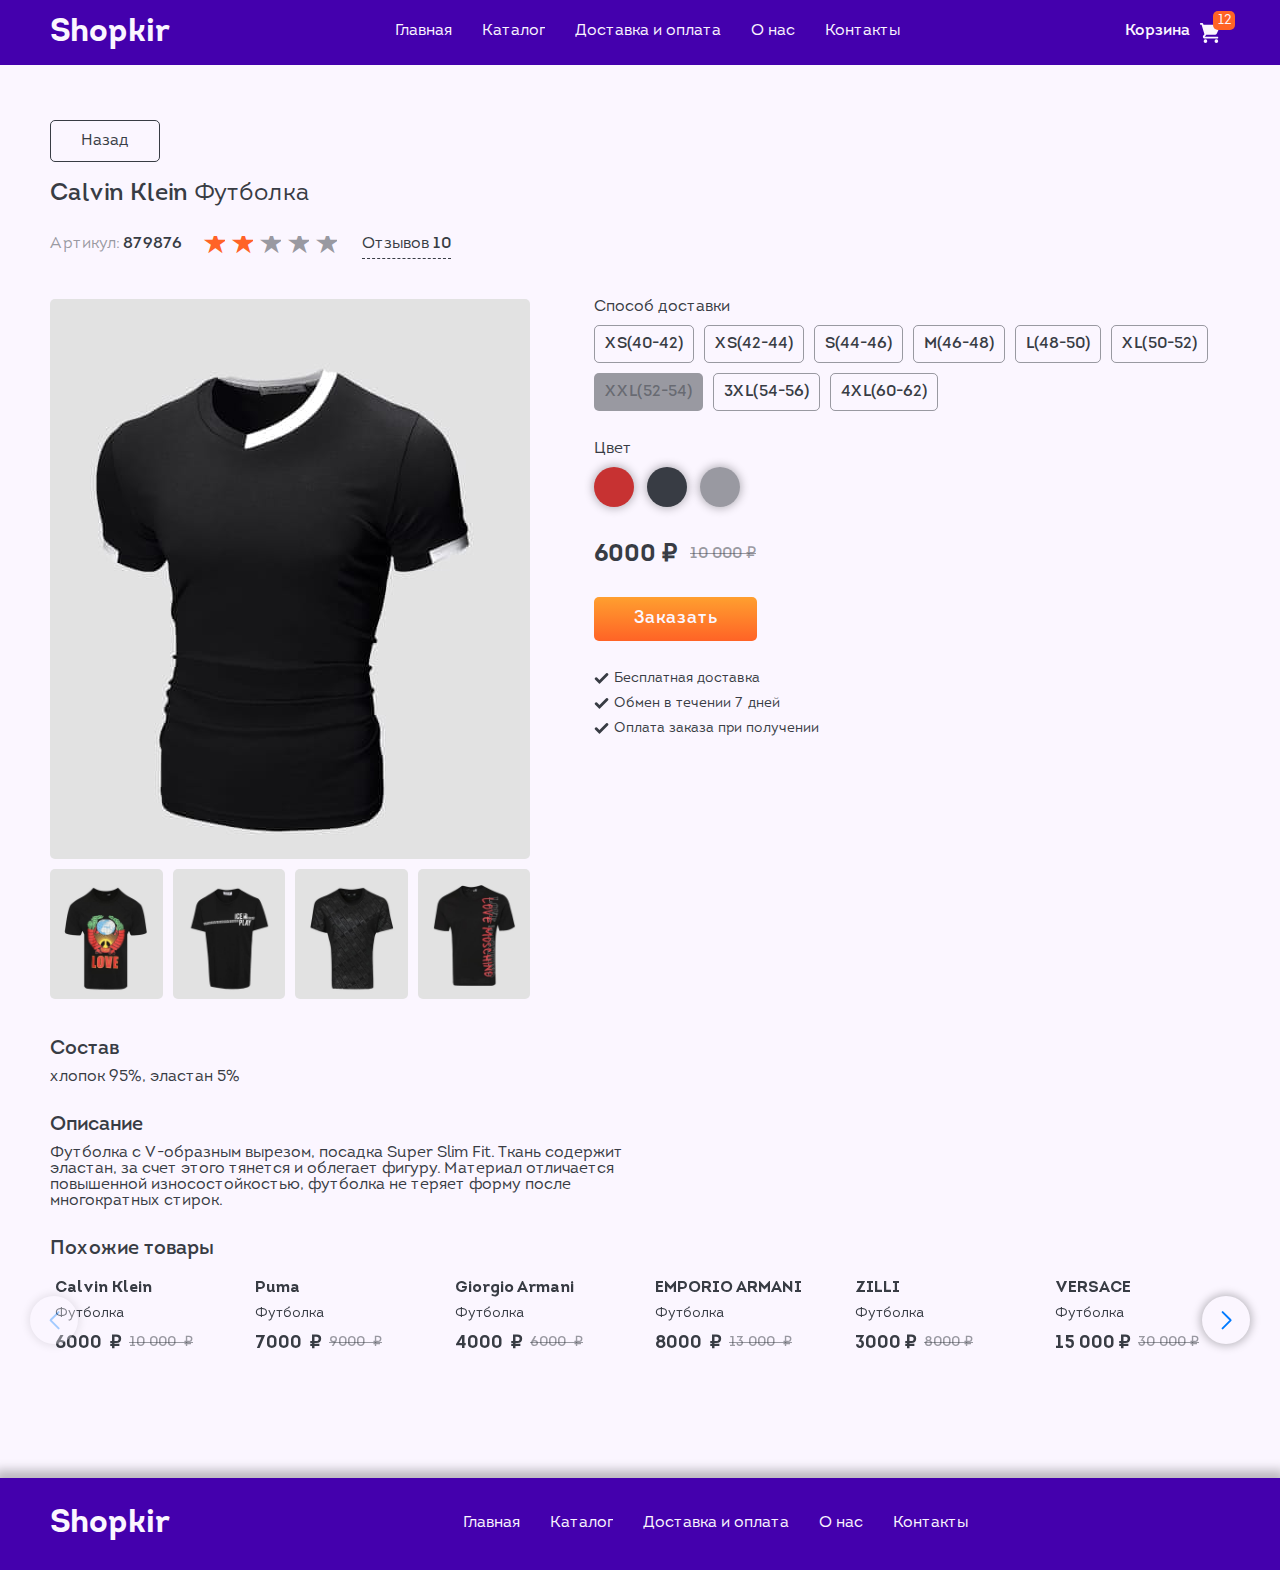
<file: card-1.html>
<!DOCTYPE html>
<html lang="ru">
<head>
  <meta charset="UTF-8">
  <meta name="viewport" content="width=device-width, initial-scale=1.0">
  <link rel="stylesheet" href="./css/style.css">
  <title>Футболка Calvin Klein</title>  
</head>
<body>
<script src="./js/lazy.min.js"></script>
<div class="wrapper">
  <header>
    <div class="container">
      <nav class="header__nav nav lock-padding">      
      	<div class="container">
      		<div class="nav__body">
      			<a class="nav__logo logo" href="index.html">Shopkir</a>
      			<div class="nav__burger">
      				<span></span>                          
      			</div>
      			<div class="nav__menu">
      				<ul class="nav__list">
      					<li class="nav__list-item">
      						<a href="index.html" class="nav__list-link">Главная</a>                                  
      					</li>
      					<li class="nav__list-item">
      						<a href="index.html#catalog" class="nav__list-link">Каталог</a>
      					</li>
      					<li class="nav__list-item">
      						<a href="index.html#delivery" class="nav__list-link">Доставка и оплата</a>
      					</li>
      					<li class="nav__list-item">
      						<a href="index.html#team" class="nav__list-link">О нас</a>
      					</li>					
      					<li class="nav__list-item">
      						<a href="index.html#contacts" class="nav__list-link">Контакты</a>
      					</li>										
      				</ul> 
      			</div>
      			<div class="nav__basket basket">
      				<a class="basket__link popup-link" href="#popup">Корзина</a>
      				<a class="basket__link popup-link" href="#popup">
      					<svg class="basket__img">
      						<use href="img/svg/sprite.svg#basket"></use>
      					</svg>
      				</a>
      				<span>12</span>
      			</div>
      		</div>
      	</div>      
      </nav>
    </div>
  </header>
  <main>
    <section class="goods">
      <div class="container">      
        <a class="goods__breadcrumbs" href="index.html">Назад</a>
        <div class="goods__wrap">
          <h1 class="goods__title">Calvin Klein <span>Футболка</span></h1>
          <div class="goods-card">
            <div class="goods-card__top">
              <div class="goods-card__vendor-code">
                Артикул: 
                <span class="goods-card__vendor-code-number">879876</span>
              </div>
              <div class="goods-card__rate">
                <input type="radio" id="star5" name="rate" value="5" />
                <label for="star5">5 stars</label>
                <input type="radio" id="star4" name="rate" value="4" />
                <label for="star4">4 stars</label>
                <input type="radio" id="star3" name="rate" value="3" />
                <label for="star3">3 stars</label>
                <input type="radio" id="star2" checked name="rate" value="2" />
                <label for="star2">2 stars</label>
                <input type="radio" id="star1" name="rate" value="1" />
                <label for="star1">1 star</label>
              </div>
              <a href="#" class="goods-card__feedback">Отзывов <span>10</span></a>
            </div>
            <div class="goods-card__inner">
              <div class="goods-card__left">
                <div class="goods-card__img">
                  <img src="./img/products/5.jpg" alt="фото товара">
                </div>
                <div class="goods-card__slider">
                  <img class="goods-card__slide goods-card__slide-1" src="./img/products/13.jpg" alt="1 фото товара">
                  <img class="goods-card__slide goods-card__slide-2" src="./img/products/14.jpg" alt="2 фото товара">
                  <img class="goods-card__slide goods-card__slide-3" src="./img/products/15.jpg" alt="3 фото товара">
                  <img class="goods-card__slide goods-card__slide-4" src="./img/products/16.jpg" alt="4 фото товара">
                </div>
              </div>
              <div class="goods-card__right">                          
                <span class="goods-card__subtitle">Способ доставки</span>
                <div class="goods-card__sizes">
                  <label class="goods-card__sizes-label custom-label">
                    <input type="radio" name="q1">
                    <span>XS(40-42)</span>
                  </label>
                  <label class="goods-card__sizes-label custom-label">
                    <input type="radio" name="q1">
                    <span>XS(42-44)</span>
                  </label>
                  <label class="goods-card__sizes-label custom-label">
                    <input type="radio" name="q1">
                    <span>S(44-46)</span>
                  </label>
                  <label class="goods-card__sizes-label custom-label">
                    <input type="radio" name="q1">
                    <span>M(46-48)</span>
                  </label>
                  <label class="goods-card__sizes-label custom-label">
                    <input type="radio" name="q1">
                    <span>L(48-50)</span>
                  </label>
                  <label class="goods-card__sizes-label custom-label">
                    <input type="radio" name="q1">
                    <span>XL(50-52)</span>
                  </label>
                  <label class="goods-card__sizes-label custom-label">
                    <input type="radio" name="q1" disabled>
                    <span>XXL(52-54)</span>
                  </label>
                  <label class="goods-card__sizes-label custom-label">
                    <input type="radio" name="q1">
                    <span>3XL(54-56)</span>
                  </label>
                  <label class="goods-card__sizes-label custom-label">
                    <input type="radio" name="q1">
                    <span>4XL(60-62)</span>
                  </label>
                </div>
                <span class="goods-card__subtitle">Цвет</span>
                <div class="goods-card__colors">
                  <button class="goods-card__color goods-card__color-red"></button>
                  <button class="goods-card__color goods-card__color-dark"></button>
                  <button class="goods-card__color goods-card__color-gray"></button>
                </div>
                <div class="goods-card__price">
                  <span class="goods-card__price-now">6000&nbsp;₽</span>
                  <span class="goods-card__price-before">10&nbsp;000&nbsp;₽</span>
                </div>
                <button class="goods-card__btn">Заказать</button>
                <ul class="goods-card__advantages">
                  <li class="goods-card__advantages-item">Бесплатная доставка</li>
                  <li class="goods-card__advantages-item">Обмен в течении 7 дней</li>
                  <li class="goods-card__advantages-item">Оплата заказа при получении</li>
                </ul>           
              </div>
            </div>        
          </div>
          <div class="goods__info">
            <span class="goods__structure-subtitle goods__subtitle">Состав</span>
            <ul class="goods__structure-list">
              <li class="goods__structure-item">хлопок 95%, эластан 5%</li> 
            </ul>
            <span class="goods__description-subtitle goods__subtitle">Описание</span>
            <ul class="goods__description-list">
              <li class="goods__description-item">
                Футболка с&nbsp;V-образным вырезом, посадка Super Slim Fit.
                Ткань содержит эластан, за&nbsp;счет этого тянется и&nbsp;облегает
                фигуру. Материал отличается повышенной износостойкостью, футболка 
                не&nbsp;теряет форму после многократных стирок.
              </li> 
            </ul>
          </div>
          <span class="goods__swiper-title goods__subtitle">Похожие товары</span>
          <div class="goods__swiper">
            <div class="swiper-container">
              <div class="swiper-wrapper">
                <div class="swiper-slide">
                  <article class="catalog__products-card card">
                    <a class="card__img" href="#">
                      <img class="swiper-lazy" data-src="./img/products/1.jpg" alt="футболка">
                      <span class="card__img-preview">Перейти</span>
                    </a>
                    <a href="#" class="card__inner">
                      <span class="card__name-brand">Calvin Klein</span>
                      <span class="card__name-type">Футболка</span>              
                      <span class="card__price-now">6000&nbsp; ₽</span>
                      <span class="card__price-before">10&nbsp;000&nbsp; ₽</span>
                      <span class="card__sale"></span>                                                                  
                    </a>
                  </article>
                </div>
                <div class="swiper-slide">
                  <article class="catalog__products-card card">
                    <a class="card__img" href="#">
                      <img class="swiper-lazy" data-src="./img/products/2.jpg" alt="футболка">
                      <span class="card__img-preview">Перейти</span>
                    </a>
                    <a href="#" class="card__inner">
                      <span class="card__name-brand">Puma</span>
                      <span class="card__name-type">Футболка</span>              
                      <span class="card__price-now">7000&nbsp; ₽</span>
                      <span class="card__price-before">9000&nbsp; ₽</span>
                      <span class="card__sale"></span>                                                                 
                    </a>
                  </article>
                </div>
                <div class="swiper-slide">
                  <article class="catalog__products-card card">
                    <a class="card__img" href="#">
                      <img class="swiper-lazy" data-src="./img/products/3.jpg" alt="футболка">
                      <span class="card__img-preview">Перейти</span>
                    </a>
                    <a href="#" class="card__inner">
                      <span class="card__name-brand">Giorgio Armani</span>
                      <span class="card__name-type">Футболка</span>              
                      <span class="card__price-now">4000&nbsp; ₽</span>
                      <span class="card__price-before">6000&nbsp; ₽</span>
                      <span class="card__sale"></span>                                                                 
                    </a>
                  </article>
                </div>
                <div class="swiper-slide">
                  <article class="catalog__products-card card">
                    <a class="card__img" href="#">
                      <img class="swiper-lazy" data-src="./img/products/4.jpg" alt="футболка">
                      <span class="card__img-preview">Перейти</span>
                    </a>
                    <a href="#" class="card__inner">
                      <span class="card__name-brand">EMPORIO ARMANI</span>
                      <span class="card__name-type">Футболка</span>              
                      <span class="card__price-now">8000&nbsp; ₽</span>
                      <span class="card__price-before">13&nbsp;000&nbsp; ₽</span>
                      <span class="card__sale"></span>                                                                 
                    </a>
                  </article>
                </div>
                <div class="swiper-slide">
                  <article class="catalog__products-card card">
                    <a class="card__img" href="#">
                      <img class="swiper-lazy" data-src="./img/products/5.jpg" alt="футболка">
                      <span class="card__img-preview">Перейти</span>
                    </a>
                    <a href="#" class="card__inner">
                      <span class="card__name-brand">ZILLI</span>
                      <span class="card__name-type">Футболка</span>              
                      <span class="card__price-now">3000&nbsp;₽</span>
                      <span class="card__price-before">8000&nbsp;₽</span>
                      <span class="card__sale"></span>                                                                 
                    </a>
                  </article>
                </div>
                <div class="swiper-slide">
                  <article class="catalog__products-card card">
                    <a class="card__img" href="#">
                      <img class="swiper-lazy" data-src="./img/products/6.jpg" alt="футболка">
                      <span class="card__img-preview">Перейти</span>
                    </a>
                    <a href="#" class="card__inner">
                      <span class="card__name-brand">VERSACE</span>
                      <span class="card__name-type">Футболка</span>              
                      <span class="card__price-now">15&nbsp;000&nbsp;₽</span>
                      <span class="card__price-before">30&nbsp;000&nbsp;₽</span>
                      <span class="card__sale"></span>                                                                 
                    </a>
                  </article>
                </div>
                <div class="swiper-slide">
                  <article class="catalog__products-card card">
                    <a class="card__img" href="#">
                      <img class="swiper-lazy" data-src="./img/products/7.jpg" alt="футболка">
                      <span class="card__img-preview">Перейти</span>
                    </a>
                    <a href="#" class="card__inner">
                      <span class="card__name-brand">Calvin Klein</span>
                      <span class="card__name-type">Футболка</span>              
                      <span class="card__price-now">6000&nbsp; ₽</span>
                      <span class="card__price-before">10&nbsp;000&nbsp; ₽</span>
                      <span class="card__sale"></span>                                                                 
                    </a>
                  </article>
                </div>
                <div class="swiper-slide">
                  <article class="catalog__products-card card">
                    <a class="card__img" href="#">
                      <img class="swiper-lazy" data-src="./img/products/8.jpg" alt="футболка">
                      <span class="card__img-preview">Перейти</span>
                    </a>
                    <a href="#" class="card__inner">
                      <span class="card__name-brand">Calvin Klein</span>
                      <span class="card__name-type">Футболка</span>              
                      <span class="card__price-now">6000&nbsp; ₽</span>
                      <span class="card__price-before">10&nbsp;000&nbsp; ₽</span>
                      <span class="card__sale"></span>                                                                 
                    </a>
                  </article>
                </div>
                <div class="swiper-slide">
                  <article class="catalog__products-card card">
                    <a class="card__img" href="#">
                      <img class="swiper-lazy" data-src="./img/products/9.jpg" alt="футболка">
                      <span class="card__img-preview">Перейти</span>
                    </a>
                    <a href="#" class="card__inner">
                      <span class="card__name-brand">Calvin Klein</span>
                      <span class="card__name-type">Футболка</span>              
                      <span class="card__price-now">6000&nbsp; ₽</span>
                      <span class="card__price-before">10&nbsp;000&nbsp; ₽</span>
                      <span class="card__sale"></span>                                                                 
                    </a>
                  </article>
                </div>
                <div class="swiper-slide">
                  <article class="catalog__products-card card">
                    <a class="card__img" href="#">
                      <img class="swiper-lazy" data-src="./img/products/10.jpg" alt="футболка">
                      <span class="card__img-preview">Перейти</span>
                    </a>
                    <a href="#" class="card__inner">
                      <span class="card__name-brand">Calvin Klein</span>
                      <span class="card__name-type">Футболка</span>              
                      <span class="card__price-now">6000&nbsp; ₽</span>
                      <span class="card__price-before">10&nbsp;000&nbsp; ₽</span>
                      <span class="card__sale"></span>                                                                 
                    </a>
                  </article>
                </div>
                
              </div>
              
            </div>
            <div class="swiper-button-prev"></div>
            <div class="swiper-button-next"></div>
          </div>
        </div>
      </div>
    </section>
  </main>
  <div class="popup" id="popup">
    <div class="popup__body">      
        <div class="popup__content">
          <a href="#header" class="popup__close close-popup"><span></span></a>
          <div class="popup__cards" data-simplebar>
            <div class="popup__card product">
              <div class="product__img">
                <img src="./img/products/1.jpg" alt="футболка Calvin Klein">
              </div>
              <ul class="product__text">
                <li class="product__brand">Calvin Klein</li>
                <li class="product__type">Футболка</li>
                <li class="product__price">
                  <span class="product__price-now">6000&nbsp;₽</span> 
                  <span class="product__price-before">9000&nbsp;₽</span> 
                </li>
              </ul>
              <div class="product-right">
                <button class="product-right__trash-can">
                  <svg>
                  <use href="img/svg/sprite.svg#trash-can"></use>
                  </svg>
                </button>
              </div>
              
            </div>
            <div class="popup__card product">
              <div class="product__img">
                <img src="./img/products/12.jpg" alt="майка Lacoste">
              </div>
              <ul class="product__text">
                <li class="product__brand">Lacoste</li>
                <li class="product__type">Майка</li>
                <li class="product__price">
              <span class="product__price-now">6000&nbsp;₽</span> 
              <span class="product__price-before">9000&nbsp;₽</span> 
            </li>
              </ul>
              <div class="product-right">
                <button class="product-right__trash-can">
                  <svg>
                  <use href="img/svg/sprite.svg#trash-can"></use>
                  </svg>
                </button>
              </div>
            </div>
            <div class="popup__card product">
              <div class="product__img">
                <img src="./img/products/13.jpg" alt="футболка Love Moschino">
              </div>
              <ul class="product__text">
                <li class="product__brand">Love Moschino</li>
                <li class="product__type">Футболка</li>
                <li class="product__price">
                  <span class="product__price-now">3000&nbsp;₽</span> 
                  <span class="product__price-before">8000&nbsp;₽</span> 
                </li>
              </ul>
              <div class="product-right">
                <button class="product-right__trash-can">
                  <svg>
                  <use href="img/svg/sprite.svg#trash-can"></use>
                  </svg>
                </button>
              </div>
            </div>
            <div class="popup__card product">
              <div class="product__img">
                <img src="./img/products/13.jpg" alt="футболка Love Moschino">
              </div>
              <ul class="product__text">
                <li class="product__brand">Love Moschino</li>
                <li class="product__type">Футболка</li>
                <li class="product__price">
                  <span class="product__price-now">4000&nbsp;₽</span> 
                  <span class="product__price-before">6000&nbsp;₽</span> 
                </li>
              </ul>
              <div class="product-right">
                <button class="product-right__trash-can">
                  <svg>
                  <use href="img/svg/sprite.svg#trash-can"></use>
                  </svg>
                </button>
              </div>
            </div>
            
          </div>  
          <div class="popup__bottom">
            <ul class="popup__bottom-list">
              <li class="popup__bottom-result">Итого:</li>
              <li class="popup__bottom-price">20 000 ₽</li>
            </ul>
            <div class="popup__bottom-btn">
              <a href="basket.html">Перейти в корзину</a>
            </div>
  
          </div>    
        </div>   
    </div>
  </div>
  
  <footer class="footer">
    <div class="container">  
  		<div class="footer__wrap">
  			<a class="footer__logo logo" href="index.html">Shopkir</a>
  			<ul class="footer__list">
  				<li class="footer__list-item">
  					<a href="index.html" class="footer__list-link ">Главная</a>                                  
  				</li>
  				<li class="footer__list-item">
  					<a href="index.html#catalog" class="footer__list-link">Каталог</a>
  				</li>
  				<li class="footer__list-item">
  					<a href="index.html#delivery" class="footer__list-link">Доставка и оплата</a>
  				</li>
  				<li class="footer__list-item">
  					<a href="index.html#team" class="footer__list-link">О нас</a>
  				</li>				
  				<li class="footer__list-item">
  					<a href="index.html#contacts" class="footer__list-link">Контакты</a>
  				</li>										
  			</ul>  
  		</div> 		         
    </div>
  </footer>
</div>

<script src="./js/modules.js"></script>
<script src="./js/main.min.js"></script>
<script>
  const swiper = new Swiper('.swiper-container', {
		slidesPerView: 3,
		spaceBetween: 20,
		speed: 800,
		grabCursor: true,
		pagination: {
				el: '.swiper-pagination',
				clickable: true,
			},
		navigation: {
			nextEl: '.swiper-button-next',
			prevEl: '.swiper-button-prev',        
		}, 	
		preloadImages: true,
		lazy: true,
		lazy: {			
			loadOnTransitionStart: true,
      loadPrevNext: true,
			checkInView: true,
		  },
		breakpoints: {		
			1200: {
				slidesPerView: 6,
			}, 
      1000: {
        slidesPerView: 5,
      },     
			768: {
				slidesPerView: 4,
			},      
			560: {
				slidesPerView: 3,
			},      
			350: {
				slidesPerView: 2,
			},      
			300: {
				slidesPerView: 1,
			},      
	}
	});
</script>

</body>
</html>
</file>
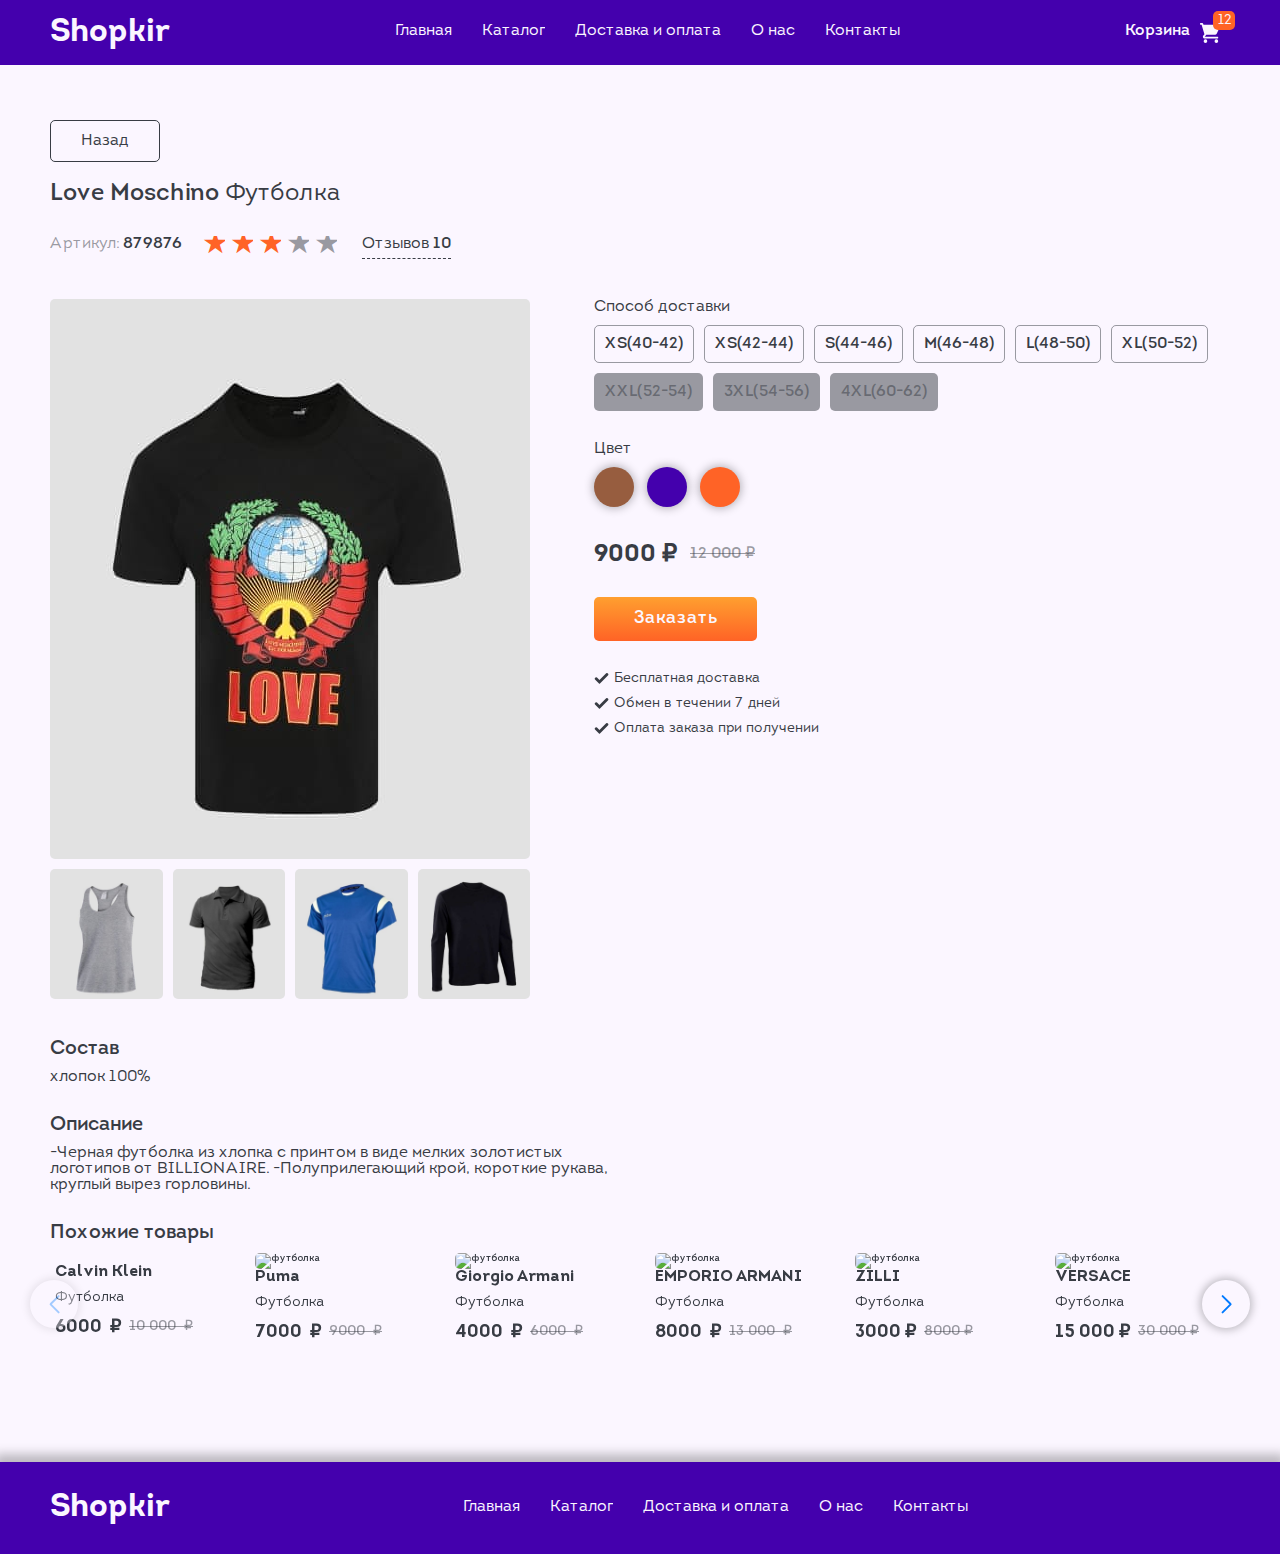
<file: card-2.html>
<!DOCTYPE html>
<html lang="ru">
<head>
  <meta charset="UTF-8">
  <meta name="viewport" content="width=device-width, initial-scale=1.0">
  <link rel="stylesheet" href="./css/style.css">
  <title>Футболка Love Moschino</title>  
</head>
<body>
<script src="./js/lazy.min.js"></script>
<div class="wrapper">
  <header>
    <div class="container">
      <nav class="header__nav nav lock-padding">      
      	<div class="container">
      		<div class="nav__body">
      			<a class="nav__logo logo" href="index.html">Shopkir</a>
      			<div class="nav__burger">
      				<span></span>                          
      			</div>
      			<div class="nav__menu">
      				<ul class="nav__list">
      					<li class="nav__list-item">
      						<a href="index.html" class="nav__list-link">Главная</a>                                  
      					</li>
      					<li class="nav__list-item">
      						<a href="index.html#catalog" class="nav__list-link">Каталог</a>
      					</li>
      					<li class="nav__list-item">
      						<a href="index.html#delivery" class="nav__list-link">Доставка и оплата</a>
      					</li>
      					<li class="nav__list-item">
      						<a href="index.html#team" class="nav__list-link">О нас</a>
      					</li>					
      					<li class="nav__list-item">
      						<a href="index.html#contacts" class="nav__list-link">Контакты</a>
      					</li>										
      				</ul> 
      			</div>
      			<div class="nav__basket basket">
      				<a class="basket__link popup-link" href="#popup">Корзина</a>
      				<a class="basket__link popup-link" href="#popup">
      					<svg class="basket__img">
      						<use href="img/svg/sprite.svg#basket"></use>
      					</svg>
      				</a>
      				<span>12</span>
      			</div>
      		</div>
      	</div>      
      </nav>
    </div>
  </header>
  <main>
    <section class="goods">
      <div class="container">      
        <a class="goods__breadcrumbs" href="index.html">Назад</a>
        <div class="goods__wrap">
          <h1 class="goods__title">Love Moschino <span>Футболка</span></h1>
          <div class="goods-card">
            <div class="goods-card__top">
              <div class="goods-card__vendor-code">
                Артикул: 
                <span class="goods-card__vendor-code-number">879876</span>
              </div>
              <div class="goods-card__rate">
                <input type="radio" id="star5" name="rate" value="5" />
                <label for="star5">5 stars</label>
                <input type="radio" id="star4" name="rate" value="4" />
                <label for="star4">4 stars</label>
                <input type="radio" id="star3" checked name="rate" value="3" />
                <label for="star3">3 stars</label>
                <input type="radio" id="star2" name="rate" value="2" />
                <label for="star2">2 stars</label>
                <input type="radio" id="star1" name="rate" value="1" />
                <label for="star1">1 star</label>
              </div>
              <a href="#" class="goods-card__feedback">Отзывов <span>10</span></a>
            </div>
            <div class="goods-card__inner">
              <div class="goods-card__left">
                <div class="goods-card__img">
                  <img src="./img/products/13.jpg" alt="фото товара">
                </div>
                <div class="goods-card__slider">
                  <img class="goods-card__slide goods-card__slide-1" src="./img/products/12.jpg" alt="1 фото товара">
                  <img class="goods-card__slide goods-card__slide-2" src="./img/products/11.jpg" alt="2 фото товара">
                  <img class="goods-card__slide goods-card__slide-3" src="./img/products/10.jpg" alt="3 фото товара">
                  <img class="goods-card__slide goods-card__slide-4" src="./img/products/9.jpg" alt="4 фото товара">
                </div>
              </div>
              <div class="goods-card__right">                          
                <span class="goods-card__subtitle">Способ доставки</span>
                <div class="goods-card__sizes">
                  <label class="goods-card__sizes-label custom-label">
                    <input type="radio" name="q1">
                    <span>XS(40-42)</span>
                  </label>
                  <label class="goods-card__sizes-label custom-label">
                    <input type="radio" name="q1">
                    <span>XS(42-44)</span>
                  </label>
                  <label class="goods-card__sizes-label custom-label">
                    <input type="radio" name="q1">
                    <span>S(44-46)</span>
                  </label>
                  <label class="goods-card__sizes-label custom-label">
                    <input type="radio" name="q1">
                    <span>M(46-48)</span>
                  </label>
                  <label class="goods-card__sizes-label custom-label">
                    <input type="radio" name="q1">
                    <span>L(48-50)</span>
                  </label>
                  <label class="goods-card__sizes-label custom-label">
                    <input type="radio" name="q1">
                    <span>XL(50-52)</span>
                  </label>
                  <label class="goods-card__sizes-label custom-label">
                    <input type="radio" name="q1"  disabled>
                    <span>XXL(52-54)</span>
                  </label>
                  <label class="goods-card__sizes-label custom-label">
                    <input type="radio" name="q1"  disabled>
                    <span>3XL(54-56)</span>
                  </label>
                  <label class="goods-card__sizes-label custom-label">
                    <input type="radio" name="q1"  disabled>
                    <span>4XL(60-62)</span>
                  </label>
                </div>
                <span class="goods-card__subtitle">Цвет</span>
                <div class="goods-card__colors">
                  <button class="goods-card__color goods-card__color-brown"></button>
                  <button class="goods-card__color goods-card__color-purpure"></button>
                  <button class="goods-card__color goods-card__color-orange"></button>
                </div>
                <div class="goods-card__price">
                  <span class="goods-card__price-now">9000&nbsp;₽</span>
                  <span class="goods-card__price-before">12&nbsp;000&nbsp;₽</span>
                </div>
                <button class="goods-card__btn">Заказать</button>
                <ul class="goods-card__advantages">
                  <li class="goods-card__advantages-item">Бесплатная доставка</li>
                  <li class="goods-card__advantages-item">Обмен в течении 7 дней</li>
                  <li class="goods-card__advantages-item">Оплата заказа при получении</li>
                </ul>           
              </div>
            </div>        
          </div>
          <div class="goods__info">
            <span class="goods__structure-subtitle goods__subtitle">Состав</span>
            <ul class="goods__structure-list">
              <li class="goods__structure-item">хлопок 100%</li> 
            </ul>
            <span class="goods__description-subtitle goods__subtitle">Описание</span>
            <ul class="goods__description-list">
              <li class="goods__description-item">
                -Черная футболка из&nbsp;хлопка с&nbsp;принтом в&nbsp;виде мелких золотистых
                логотипов от&nbsp;BILLIONAIRE.
                -Полуприлегающий крой, короткие рукава, круглый вырез горловины.
              </li> 
            </ul>
          </div>
          <span class="goods__swiper-title goods__subtitle">Похожие товары</span>
          <div class="goods__swiper">
            <div class="swiper-container">
              <div class="swiper-wrapper">
                <div class="swiper-slide">
                  <article class="catalog__products-card card">
                    <a class="card__img" href="#">
                      <img class="swiper-lazy" data-src="./img/products/1.jpg" alt="футболка">
                      <span class="card__img-preview">Перейти</span>
                    </a>
                    <a href="#" class="card__inner">
                      <span class="card__name-brand">Calvin Klein</span>
                      <span class="card__name-type">Футболка</span>              
                      <span class="card__price-now">6000&nbsp; ₽</span>
                      <span class="card__price-before">10&nbsp;000&nbsp; ₽</span>
                      <span class="card__sale"></span>                                                                  
                    </a>
                  </article>
                </div>
                <div class="swiper-slide">
                  <article class="catalog__products-card card">
                    <a class="card__img" href="#">
                      <img class="swiper-lazy" data-src="./img/products/2.jpg" alt="футболка">
                      <span class="card__img-preview">Перейти</span>
                    </a>
                    <a href="#" class="card__inner">
                      <span class="card__name-brand">Puma</span>
                      <span class="card__name-type">Футболка</span>              
                      <span class="card__price-now">7000&nbsp; ₽</span>
                      <span class="card__price-before">9000&nbsp; ₽</span>
                      <span class="card__sale"></span>                                                                 
                    </a>
                  </article>
                </div>
                <div class="swiper-slide">
                  <article class="catalog__products-card card">
                    <a class="card__img" href="#">
                      <img class="swiper-lazy" data-src="./img/products/3.jpg" alt="футболка">
                      <span class="card__img-preview">Перейти</span>
                    </a>
                    <a href="#" class="card__inner">
                      <span class="card__name-brand">Giorgio Armani</span>
                      <span class="card__name-type">Футболка</span>              
                      <span class="card__price-now">4000&nbsp; ₽</span>
                      <span class="card__price-before">6000&nbsp; ₽</span>
                      <span class="card__sale"></span>                                                                 
                    </a>
                  </article>
                </div>
                <div class="swiper-slide">
                  <article class="catalog__products-card card">
                    <a class="card__img" href="#">
                      <img class="swiper-lazy" data-src="./img/products/4.jpg" alt="футболка">
                      <span class="card__img-preview">Перейти</span>
                    </a>
                    <a href="#" class="card__inner">
                      <span class="card__name-brand">EMPORIO ARMANI</span>
                      <span class="card__name-type">Футболка</span>              
                      <span class="card__price-now">8000&nbsp; ₽</span>
                      <span class="card__price-before">13&nbsp;000&nbsp; ₽</span>
                      <span class="card__sale"></span>                                                                 
                    </a>
                  </article>
                </div>
                <div class="swiper-slide">
                  <article class="catalog__products-card card">
                    <a class="card__img" href="#">
                      <img class="swiper-lazy" data-src="./img/products/5.jpg" alt="футболка">
                      <span class="card__img-preview">Перейти</span>
                    </a>
                    <a href="#" class="card__inner">
                      <span class="card__name-brand">ZILLI</span>
                      <span class="card__name-type">Футболка</span>              
                      <span class="card__price-now">3000&nbsp;₽</span>
                      <span class="card__price-before">8000&nbsp;₽</span>
                      <span class="card__sale"></span>                                                                 
                    </a>
                  </article>
                </div>
                <div class="swiper-slide">
                  <article class="catalog__products-card card">
                    <a class="card__img" href="#">
                      <img class="swiper-lazy" data-src="./img/products/6.jpg" alt="футболка">
                      <span class="card__img-preview">Перейти</span>
                    </a>
                    <a href="#" class="card__inner">
                      <span class="card__name-brand">VERSACE</span>
                      <span class="card__name-type">Футболка</span>              
                      <span class="card__price-now">15&nbsp;000&nbsp;₽</span>
                      <span class="card__price-before">30&nbsp;000&nbsp;₽</span>
                      <span class="card__sale"></span>                                                                 
                    </a>
                  </article>
                </div>
                <div class="swiper-slide">
                  <article class="catalog__products-card card">
                    <a class="card__img" href="#">
                      <img class="swiper-lazy" data-src="./img/products/7.jpg" alt="футболка">
                      <span class="card__img-preview">Перейти</span>
                    </a>
                    <a href="#" class="card__inner">
                      <span class="card__name-brand">Calvin Klein</span>
                      <span class="card__name-type">Футболка</span>              
                      <span class="card__price-now">6000&nbsp; ₽</span>
                      <span class="card__price-before">10&nbsp;000&nbsp; ₽</span>
                      <span class="card__sale"></span>                                                                 
                    </a>
                  </article>
                </div>
                <div class="swiper-slide">
                  <article class="catalog__products-card card">
                    <a class="card__img" href="#">
                      <img class="swiper-lazy" data-src="./img/products/8.jpg" alt="футболка">
                      <span class="card__img-preview">Перейти</span>
                    </a>
                    <a href="#" class="card__inner">
                      <span class="card__name-brand">Calvin Klein</span>
                      <span class="card__name-type">Футболка</span>              
                      <span class="card__price-now">6000&nbsp; ₽</span>
                      <span class="card__price-before">10&nbsp;000&nbsp; ₽</span>
                      <span class="card__sale"></span>                                                                 
                    </a>
                  </article>
                </div>
                <div class="swiper-slide">
                  <article class="catalog__products-card card">
                    <a class="card__img" href="#">
                      <img class="swiper-lazy" data-src="./img/products/9.jpg" alt="футболка">
                      <span class="card__img-preview">Перейти</span>
                    </a>
                    <a href="#" class="card__inner">
                      <span class="card__name-brand">Calvin Klein</span>
                      <span class="card__name-type">Футболка</span>              
                      <span class="card__price-now">6000&nbsp; ₽</span>
                      <span class="card__price-before">10&nbsp;000&nbsp; ₽</span>
                      <span class="card__sale"></span>                                                                 
                    </a>
                  </article>
                </div>
                <div class="swiper-slide">
                  <article class="catalog__products-card card">
                    <a class="card__img" href="#">
                      <img class="swiper-lazy" data-src="./img/products/10.jpg" alt="футболка">
                      <span class="card__img-preview">Перейти</span>
                    </a>
                    <a href="#" class="card__inner">
                      <span class="card__name-brand">Calvin Klein</span>
                      <span class="card__name-type">Футболка</span>              
                      <span class="card__price-now">6000&nbsp; ₽</span>
                      <span class="card__price-before">10&nbsp;000&nbsp; ₽</span>
                      <span class="card__sale"></span>                                                                 
                    </a>
                  </article>
                </div>
                
              </div>
              
            </div>
            <div class="swiper-button-prev"></div>
            <div class="swiper-button-next"></div>
          </div>
        </div>
      </div>
    </section>
  </main>
  <div class="popup" id="popup">
    <div class="popup__body">      
        <div class="popup__content">
          <a href="#header" class="popup__close close-popup"><span></span></a>
          <div class="popup__cards" data-simplebar>
            <div class="popup__card product">
              <div class="product__img">
                <img src="./img/products/1.jpg" alt="футболка Calvin Klein">
              </div>
              <ul class="product__text">
                <li class="product__brand">Calvin Klein</li>
                <li class="product__type">Футболка</li>
                <li class="product__price">
                  <span class="product__price-now">6000&nbsp;₽</span> 
                  <span class="product__price-before">9000&nbsp;₽</span> 
                </li>
              </ul>
              <div class="product-right">
                <button class="product-right__trash-can">
                  <svg>
                  <use href="img/svg/sprite.svg#trash-can"></use>
                  </svg>
                </button>
              </div>
              
            </div>
            <div class="popup__card product">
              <div class="product__img">
                <img src="./img/products/12.jpg" alt="майка Lacoste">
              </div>
              <ul class="product__text">
                <li class="product__brand">Lacoste</li>
                <li class="product__type">Майка</li>
                <li class="product__price">
              <span class="product__price-now">6000&nbsp;₽</span> 
              <span class="product__price-before">9000&nbsp;₽</span> 
            </li>
              </ul>
              <div class="product-right">
                <button class="product-right__trash-can">
                  <svg>
                  <use href="img/svg/sprite.svg#trash-can"></use>
                  </svg>
                </button>
              </div>
            </div>
            <div class="popup__card product">
              <div class="product__img">
                <img src="./img/products/13.jpg" alt="футболка Love Moschino">
              </div>
              <ul class="product__text">
                <li class="product__brand">Love Moschino</li>
                <li class="product__type">Футболка</li>
                <li class="product__price">
                  <span class="product__price-now">3000&nbsp;₽</span> 
                  <span class="product__price-before">8000&nbsp;₽</span> 
                </li>
              </ul>
              <div class="product-right">
                <button class="product-right__trash-can">
                  <svg>
                  <use href="img/svg/sprite.svg#trash-can"></use>
                  </svg>
                </button>
              </div>
            </div>
            <div class="popup__card product">
              <div class="product__img">
                <img src="./img/products/13.jpg" alt="футболка Love Moschino">
              </div>
              <ul class="product__text">
                <li class="product__brand">Love Moschino</li>
                <li class="product__type">Футболка</li>
                <li class="product__price">
                  <span class="product__price-now">4000&nbsp;₽</span> 
                  <span class="product__price-before">6000&nbsp;₽</span> 
                </li>
              </ul>
              <div class="product-right">
                <button class="product-right__trash-can">
                  <svg>
                  <use href="img/svg/sprite.svg#trash-can"></use>
                  </svg>
                </button>
              </div>
            </div>
            
          </div>  
          <div class="popup__bottom">
            <ul class="popup__bottom-list">
              <li class="popup__bottom-result">Итого:</li>
              <li class="popup__bottom-price">20 000 ₽</li>
            </ul>
            <div class="popup__bottom-btn">
              <a href="basket.html">Перейти в корзину</a>
            </div>
  
          </div>    
        </div>   
    </div>
  </div>
  
  <footer class="footer">
    <div class="container">  
  		<div class="footer__wrap">
  			<a class="footer__logo logo" href="index.html">Shopkir</a>
  			<ul class="footer__list">
  				<li class="footer__list-item">
  					<a href="index.html" class="footer__list-link ">Главная</a>                                  
  				</li>
  				<li class="footer__list-item">
  					<a href="index.html#catalog" class="footer__list-link">Каталог</a>
  				</li>
  				<li class="footer__list-item">
  					<a href="index.html#delivery" class="footer__list-link">Доставка и оплата</a>
  				</li>
  				<li class="footer__list-item">
  					<a href="index.html#team" class="footer__list-link">О нас</a>
  				</li>				
  				<li class="footer__list-item">
  					<a href="index.html#contacts" class="footer__list-link">Контакты</a>
  				</li>										
  			</ul>  
  		</div> 		         
    </div>
  </footer>
</div>

<script src="./js/modules.js"></script>
<script src="./js/main.min.js"></script>
<script>
  const swiper = new Swiper('.swiper-container', {
		slidesPerView: 3,
		spaceBetween: 20,
		speed: 800,
		grabCursor: true,
		pagination: {
				el: '.swiper-pagination',
				clickable: true,
			},
		navigation: {
			nextEl: '.swiper-button-next',
			prevEl: '.swiper-button-prev',        
		}, 	
		preloadImages: true,
		lazy: true,
		lazy: {			
			loadOnTransitionStart: true,
      loadPrevNext: true,
			checkInView: true,
		  },
		breakpoints: {		
			1200: {
				slidesPerView: 6,
			}, 
      1000: {
        slidesPerView: 5,
      },     
			768: {
				slidesPerView: 4,
			},      
			560: {
				slidesPerView: 3,
			},      
			350: {
				slidesPerView: 2,
			},      
			300: {
				slidesPerView: 1,
			},      
	}
	});
</script>

</body>
</html>
</file>
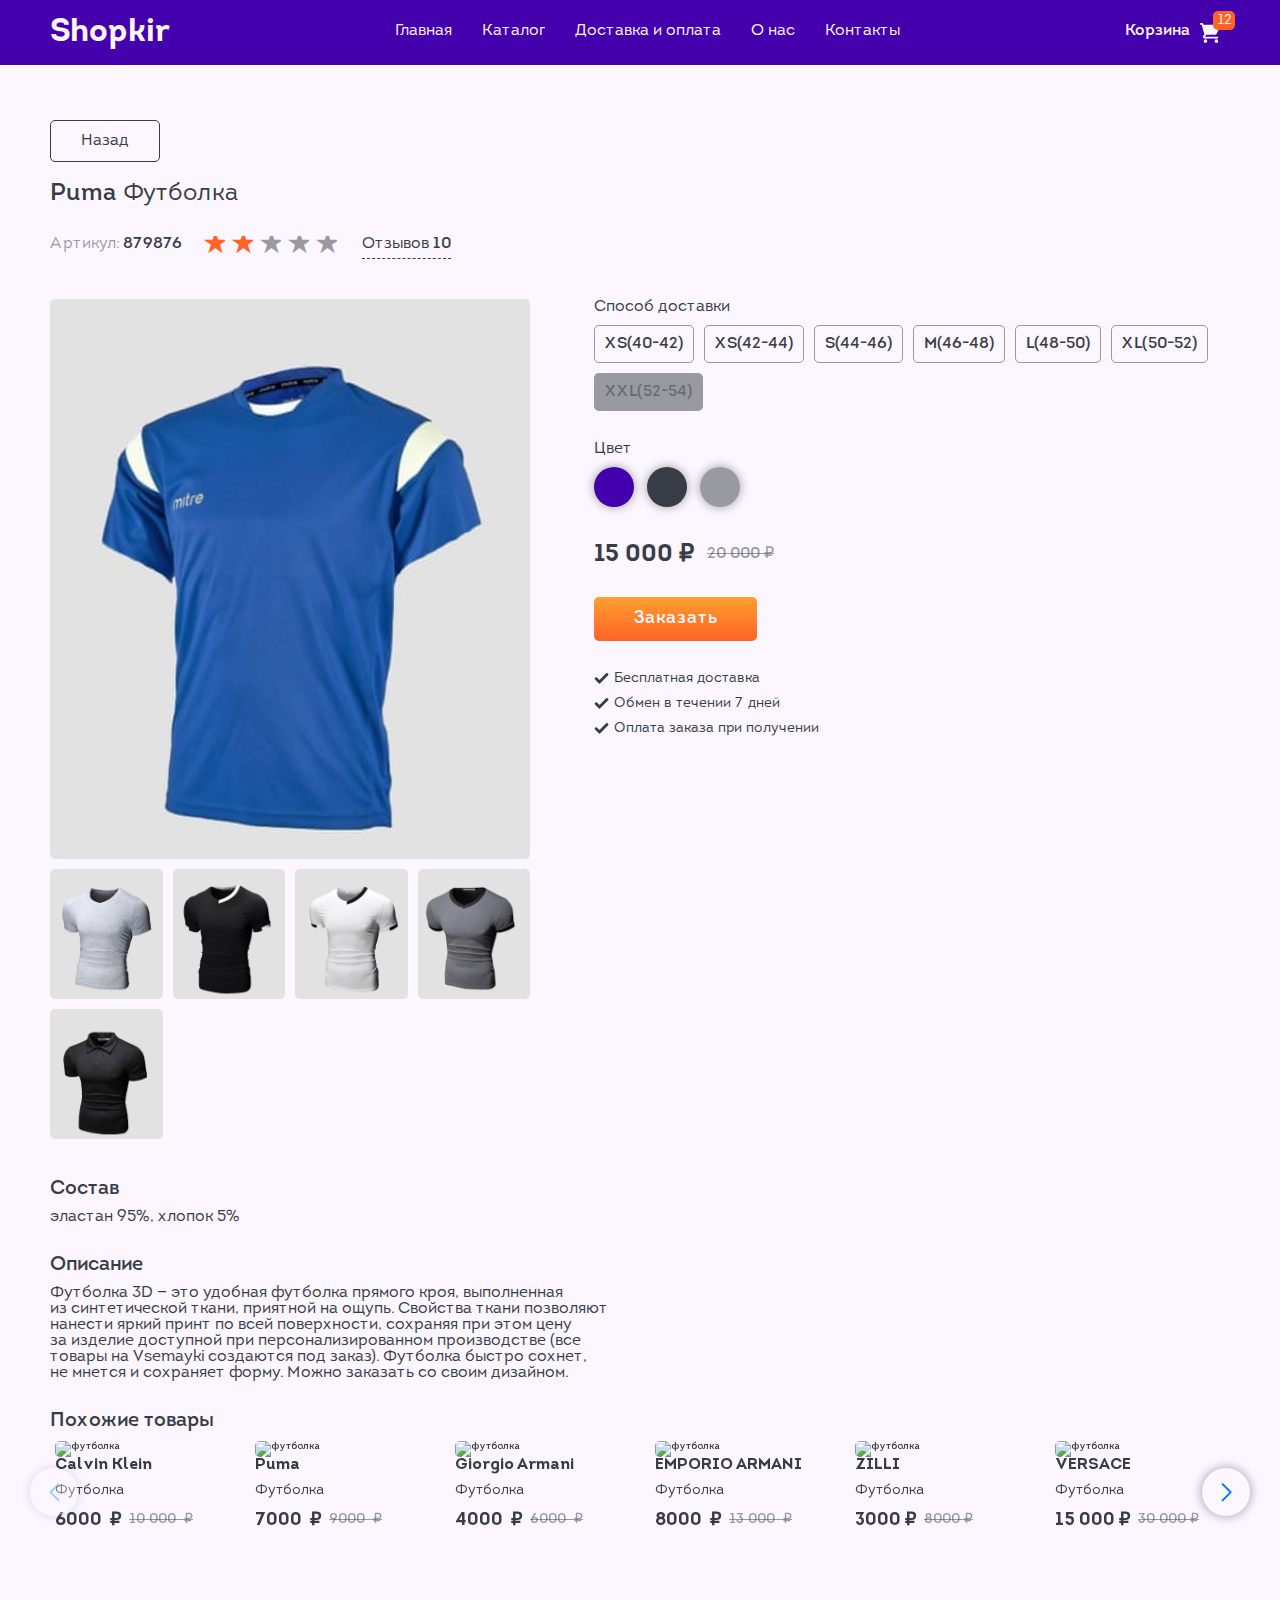
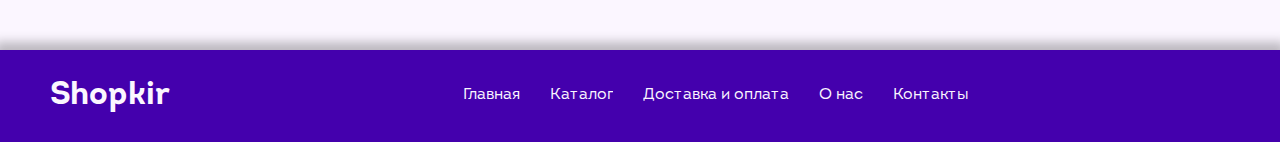
<file: card-3.html>
<!DOCTYPE html>
<html lang="ru">
<head>
  <meta charset="UTF-8">
  <meta name="viewport" content="width=device-width, initial-scale=1.0">
  <link rel="stylesheet" href="./css/style.css">
  <title>Футболка Puma</title>  
</head>
<body>
<script src="./js/lazy.min.js"></script>
<div class="wrapper">
  <header>
    <div class="container">
      <nav class="header__nav nav lock-padding">      
      	<div class="container">
      		<div class="nav__body">
      			<a class="nav__logo logo" href="index.html">Shopkir</a>
      			<div class="nav__burger">
      				<span></span>                          
      			</div>
      			<div class="nav__menu">
      				<ul class="nav__list">
      					<li class="nav__list-item">
      						<a href="index.html" class="nav__list-link">Главная</a>                                  
      					</li>
      					<li class="nav__list-item">
      						<a href="index.html#catalog" class="nav__list-link">Каталог</a>
      					</li>
      					<li class="nav__list-item">
      						<a href="index.html#delivery" class="nav__list-link">Доставка и оплата</a>
      					</li>
      					<li class="nav__list-item">
      						<a href="index.html#team" class="nav__list-link">О нас</a>
      					</li>					
      					<li class="nav__list-item">
      						<a href="index.html#contacts" class="nav__list-link">Контакты</a>
      					</li>										
      				</ul> 
      			</div>
      			<div class="nav__basket basket">
      				<a class="basket__link popup-link" href="#popup">Корзина</a>
      				<a class="basket__link popup-link" href="#popup">
      					<svg class="basket__img">
      						<use href="img/svg/sprite.svg#basket"></use>
      					</svg>
      				</a>
      				<span>12</span>
      			</div>
      		</div>
      	</div>      
      </nav>
    </div>
  </header>
  <main>
    <section class="goods">
      <div class="container">      
        <a class="goods__breadcrumbs" href="index.html">Назад</a>
        <div class="goods__wrap">
          <h1 class="goods__title">Puma <span>Футболка</span></h1>
          <div class="goods-card">
            <div class="goods-card__top">
              <div class="goods-card__vendor-code">
                Артикул: 
                <span class="goods-card__vendor-code-number">879876</span>
              </div>
              <div class="goods-card__rate">
                <input type="radio" id="star5" checked name="rate" value="5" />
                <label for="star5">5 stars</label>
                <input type="radio" id="star4" name="rate" value="4" />
                <label for="star4">4 stars</label>
                <input type="radio" id="star3" name="rate" value="3" />
                <label for="star3">3 stars</label>
                <input type="radio" id="star2" checked name="rate" value="2" />
                <label for="star2">2 stars</label>
                <input type="radio" id="star1" name="rate" value="1" />
                <label for="star1">1 star</label>
              </div>
              <a href="#" class="goods-card__feedback">Отзывов <span>10</span></a>
            </div>
            <div class="goods-card__inner">
              <div class="goods-card__left">
                <div class="goods-card__img">
                  <img src="./img/products/10.jpg" alt="фото товара">
                </div>
                <div class="goods-card__slider">
                  <img class="goods-card__slide goods-card__slide-1" src="./img/products/4.jpg" alt="1 фото товара">
                  <img class="goods-card__slide goods-card__slide-2" src="./img/products/5.jpg" alt="2 фото товара">
                  <img class="goods-card__slide goods-card__slide-3" src="./img/products/6.jpg" alt="3 фото товара">
                  <img class="goods-card__slide goods-card__slide-4" src="./img/products/7.jpg" alt="4 фото товара">
                  <img class="goods-card__slide goods-card__slide-5" src="./img/products/8.jpg" alt="5 фото товара">
                </div>
              </div>
              <div class="goods-card__right">                          
                <span class="goods-card__subtitle">Способ доставки</span>
                <div class="goods-card__sizes">
                  <label class="goods-card__sizes-label custom-label">
                    <input type="radio" name="q1">
                    <span>XS(40-42)</span>
                  </label>
                  <label class="goods-card__sizes-label custom-label">
                    <input type="radio" name="q1">
                    <span>XS(42-44)</span>
                  </label>
                  <label class="goods-card__sizes-label custom-label">
                    <input type="radio" name="q1">
                    <span>S(44-46)</span>
                  </label>
                  <label class="goods-card__sizes-label custom-label">
                    <input type="radio" name="q1">
                    <span>M(46-48)</span>
                  </label>
                  <label class="goods-card__sizes-label custom-label">
                    <input type="radio" name="q1">
                    <span>L(48-50)</span>
                  </label>
                  <label class="goods-card__sizes-label custom-label">
                    <input type="radio" name="q1">
                    <span>XL(50-52)</span>
                  </label>
                  <label class="goods-card__sizes-label custom-label">
                    <input type="radio" name="q1" disabled>
                    <span>XXL(52-54)</span>
                  </label>
                </div>
                <span class="goods-card__subtitle">Цвет</span>
                <div class="goods-card__colors">
                  <button class="goods-card__color goods-card__color-purpure"></button>
                  <button class="goods-card__color goods-card__color-dark"></button>
                  <button class="goods-card__color goods-card__color-gray"></button>
                </div>
                <div class="goods-card__price">
                  <span class="goods-card__price-now">15&nbsp;000&nbsp;₽</span>
                  <span class="goods-card__price-before">20&nbsp;000&nbsp;₽</span>
                </div>
                <button class="goods-card__btn">Заказать</button>
                <ul class="goods-card__advantages">
                  <li class="goods-card__advantages-item">Бесплатная доставка</li>
                  <li class="goods-card__advantages-item">Обмен в течении 7 дней</li>
                  <li class="goods-card__advantages-item">Оплата заказа при получении</li>
                </ul>           
              </div>
            </div>        
          </div>
          <div class="goods__info">
            <span class="goods__structure-subtitle goods__subtitle">Состав</span>
            <ul class="goods__structure-list">
              <li class="goods__structure-item">эластан 95%, хлопок 5%</li> 
            </ul>
            <span class="goods__description-subtitle goods__subtitle">Описание</span>
            <ul class="goods__description-list">
              <li class="goods__description-item">
                Футболка 3D&nbsp;&mdash; это удобная футболка прямого кроя, выполненная
                из&nbsp;синтетической ткани, приятной на&nbsp;ощупь. Свойства ткани позволяют
                нанести яркий принт по&nbsp;всей поверхности, сохраняя при этом цену за&nbsp;изделие
                доступной при персонализированном производстве (все товары на&nbsp;Vsemayki создаются
                под заказ). Футболка быстро сохнет, не&nbsp;мнется и&nbsp;сохраняет форму. Можно заказать
                со&nbsp;своим дизайном.
              </li> 
            </ul>
          </div>
          <span class="goods__swiper-title goods__subtitle">Похожие товары</span>
          <div class="goods__swiper">
            <div class="swiper-container">
              <div class="swiper-wrapper">
                <div class="swiper-slide">
                  <article class="catalog__products-card card">
                    <a class="card__img" href="#">
                      <img class="swiper-lazy" data-src="./img/products/1.jpg" alt="футболка">
                      <span class="card__img-preview">Перейти</span>
                    </a>
                    <a href="#" class="card__inner">
                      <span class="card__name-brand">Calvin Klein</span>
                      <span class="card__name-type">Футболка</span>              
                      <span class="card__price-now">6000&nbsp; ₽</span>
                      <span class="card__price-before">10&nbsp;000&nbsp; ₽</span>
                      <span class="card__sale"></span>                                                                  
                    </a>
                  </article>
                </div>
                <div class="swiper-slide">
                  <article class="catalog__products-card card">
                    <a class="card__img" href="#">
                      <img class="swiper-lazy" data-src="./img/products/2.jpg" alt="футболка">
                      <span class="card__img-preview">Перейти</span>
                    </a>
                    <a href="#" class="card__inner">
                      <span class="card__name-brand">Puma</span>
                      <span class="card__name-type">Футболка</span>              
                      <span class="card__price-now">7000&nbsp; ₽</span>
                      <span class="card__price-before">9000&nbsp; ₽</span>
                      <span class="card__sale"></span>                                                                 
                    </a>
                  </article>
                </div>
                <div class="swiper-slide">
                  <article class="catalog__products-card card">
                    <a class="card__img" href="#">
                      <img class="swiper-lazy" data-src="./img/products/3.jpg" alt="футболка">
                      <span class="card__img-preview">Перейти</span>
                    </a>
                    <a href="#" class="card__inner">
                      <span class="card__name-brand">Giorgio Armani</span>
                      <span class="card__name-type">Футболка</span>              
                      <span class="card__price-now">4000&nbsp; ₽</span>
                      <span class="card__price-before">6000&nbsp; ₽</span>
                      <span class="card__sale"></span>                                                                 
                    </a>
                  </article>
                </div>
                <div class="swiper-slide">
                  <article class="catalog__products-card card">
                    <a class="card__img" href="#">
                      <img class="swiper-lazy" data-src="./img/products/4.jpg" alt="футболка">
                      <span class="card__img-preview">Перейти</span>
                    </a>
                    <a href="#" class="card__inner">
                      <span class="card__name-brand">EMPORIO ARMANI</span>
                      <span class="card__name-type">Футболка</span>              
                      <span class="card__price-now">8000&nbsp; ₽</span>
                      <span class="card__price-before">13&nbsp;000&nbsp; ₽</span>
                      <span class="card__sale"></span>                                                                 
                    </a>
                  </article>
                </div>
                <div class="swiper-slide">
                  <article class="catalog__products-card card">
                    <a class="card__img" href="#">
                      <img class="swiper-lazy" data-src="./img/products/5.jpg" alt="футболка">
                      <span class="card__img-preview">Перейти</span>
                    </a>
                    <a href="#" class="card__inner">
                      <span class="card__name-brand">ZILLI</span>
                      <span class="card__name-type">Футболка</span>              
                      <span class="card__price-now">3000&nbsp;₽</span>
                      <span class="card__price-before">8000&nbsp;₽</span>
                      <span class="card__sale"></span>                                                                 
                    </a>
                  </article>
                </div>
                <div class="swiper-slide">
                  <article class="catalog__products-card card">
                    <a class="card__img" href="#">
                      <img class="swiper-lazy" data-src="./img/products/6.jpg" alt="футболка">
                      <span class="card__img-preview">Перейти</span>
                    </a>
                    <a href="#" class="card__inner">
                      <span class="card__name-brand">VERSACE</span>
                      <span class="card__name-type">Футболка</span>              
                      <span class="card__price-now">15&nbsp;000&nbsp;₽</span>
                      <span class="card__price-before">30&nbsp;000&nbsp;₽</span>
                      <span class="card__sale"></span>                                                                 
                    </a>
                  </article>
                </div>
                <div class="swiper-slide">
                  <article class="catalog__products-card card">
                    <a class="card__img" href="#">
                      <img class="swiper-lazy" data-src="./img/products/7.jpg" alt="футболка">
                      <span class="card__img-preview">Перейти</span>
                    </a>
                    <a href="#" class="card__inner">
                      <span class="card__name-brand">Calvin Klein</span>
                      <span class="card__name-type">Футболка</span>              
                      <span class="card__price-now">6000&nbsp; ₽</span>
                      <span class="card__price-before">10&nbsp;000&nbsp; ₽</span>
                      <span class="card__sale"></span>                                                                 
                    </a>
                  </article>
                </div>
                <div class="swiper-slide">
                  <article class="catalog__products-card card">
                    <a class="card__img" href="#">
                      <img class="swiper-lazy" data-src="./img/products/8.jpg" alt="футболка">
                      <span class="card__img-preview">Перейти</span>
                    </a>
                    <a href="#" class="card__inner">
                      <span class="card__name-brand">Calvin Klein</span>
                      <span class="card__name-type">Футболка</span>              
                      <span class="card__price-now">6000&nbsp; ₽</span>
                      <span class="card__price-before">10&nbsp;000&nbsp; ₽</span>
                      <span class="card__sale"></span>                                                                 
                    </a>
                  </article>
                </div>
                <div class="swiper-slide">
                  <article class="catalog__products-card card">
                    <a class="card__img" href="#">
                      <img class="swiper-lazy" data-src="./img/products/9.jpg" alt="футболка">
                      <span class="card__img-preview">Перейти</span>
                    </a>
                    <a href="#" class="card__inner">
                      <span class="card__name-brand">Calvin Klein</span>
                      <span class="card__name-type">Футболка</span>              
                      <span class="card__price-now">6000&nbsp; ₽</span>
                      <span class="card__price-before">10&nbsp;000&nbsp; ₽</span>
                      <span class="card__sale"></span>                                                                 
                    </a>
                  </article>
                </div>
                <div class="swiper-slide">
                  <article class="catalog__products-card card">
                    <a class="card__img" href="#">
                      <img class="swiper-lazy" data-src="./img/products/10.jpg" alt="футболка">
                      <span class="card__img-preview">Перейти</span>
                    </a>
                    <a href="#" class="card__inner">
                      <span class="card__name-brand">Calvin Klein</span>
                      <span class="card__name-type">Футболка</span>              
                      <span class="card__price-now">6000&nbsp; ₽</span>
                      <span class="card__price-before">10&nbsp;000&nbsp; ₽</span>
                      <span class="card__sale"></span>                                                                 
                    </a>
                  </article>
                </div>
                
              </div>
              
            </div>
            <div class="swiper-button-prev"></div>
            <div class="swiper-button-next"></div>
          </div>
        </div>
      </div>
    </section>
  </main>
  <div class="popup" id="popup">
    <div class="popup__body">      
        <div class="popup__content">
          <a href="#header" class="popup__close close-popup"><span></span></a>
          <div class="popup__cards" data-simplebar>
            <div class="popup__card product">
              <div class="product__img">
                <img src="./img/products/1.jpg" alt="футболка Calvin Klein">
              </div>
              <ul class="product__text">
                <li class="product__brand">Calvin Klein</li>
                <li class="product__type">Футболка</li>
                <li class="product__price">
                  <span class="product__price-now">6000&nbsp;₽</span> 
                  <span class="product__price-before">9000&nbsp;₽</span> 
                </li>
              </ul>
              <div class="product-right">
                <button class="product-right__trash-can">
                  <svg>
                  <use href="img/svg/sprite.svg#trash-can"></use>
                  </svg>
                </button>
              </div>
              
            </div>
            <div class="popup__card product">
              <div class="product__img">
                <img src="./img/products/12.jpg" alt="майка Lacoste">
              </div>
              <ul class="product__text">
                <li class="product__brand">Lacoste</li>
                <li class="product__type">Майка</li>
                <li class="product__price">
              <span class="product__price-now">6000&nbsp;₽</span> 
              <span class="product__price-before">9000&nbsp;₽</span> 
            </li>
              </ul>
              <div class="product-right">
                <button class="product-right__trash-can">
                  <svg>
                  <use href="img/svg/sprite.svg#trash-can"></use>
                  </svg>
                </button>
              </div>
            </div>
            <div class="popup__card product">
              <div class="product__img">
                <img src="./img/products/13.jpg" alt="футболка Love Moschino">
              </div>
              <ul class="product__text">
                <li class="product__brand">Love Moschino</li>
                <li class="product__type">Футболка</li>
                <li class="product__price">
                  <span class="product__price-now">3000&nbsp;₽</span> 
                  <span class="product__price-before">8000&nbsp;₽</span> 
                </li>
              </ul>
              <div class="product-right">
                <button class="product-right__trash-can">
                  <svg>
                  <use href="img/svg/sprite.svg#trash-can"></use>
                  </svg>
                </button>
              </div>
            </div>
            <div class="popup__card product">
              <div class="product__img">
                <img src="./img/products/13.jpg" alt="футболка Love Moschino">
              </div>
              <ul class="product__text">
                <li class="product__brand">Love Moschino</li>
                <li class="product__type">Футболка</li>
                <li class="product__price">
                  <span class="product__price-now">4000&nbsp;₽</span> 
                  <span class="product__price-before">6000&nbsp;₽</span> 
                </li>
              </ul>
              <div class="product-right">
                <button class="product-right__trash-can">
                  <svg>
                  <use href="img/svg/sprite.svg#trash-can"></use>
                  </svg>
                </button>
              </div>
            </div>
            
          </div>  
          <div class="popup__bottom">
            <ul class="popup__bottom-list">
              <li class="popup__bottom-result">Итого:</li>
              <li class="popup__bottom-price">20 000 ₽</li>
            </ul>
            <div class="popup__bottom-btn">
              <a href="basket.html">Перейти в корзину</a>
            </div>
  
          </div>    
        </div>   
    </div>
  </div>
  
  <footer class="footer">
    <div class="container">  
  		<div class="footer__wrap">
  			<a class="footer__logo logo" href="index.html">Shopkir</a>
  			<ul class="footer__list">
  				<li class="footer__list-item">
  					<a href="index.html" class="footer__list-link ">Главная</a>                                  
  				</li>
  				<li class="footer__list-item">
  					<a href="index.html#catalog" class="footer__list-link">Каталог</a>
  				</li>
  				<li class="footer__list-item">
  					<a href="index.html#delivery" class="footer__list-link">Доставка и оплата</a>
  				</li>
  				<li class="footer__list-item">
  					<a href="index.html#team" class="footer__list-link">О нас</a>
  				</li>				
  				<li class="footer__list-item">
  					<a href="index.html#contacts" class="footer__list-link">Контакты</a>
  				</li>										
  			</ul>  
  		</div> 		         
    </div>
  </footer>
</div>

<script src="./js/modules.js"></script>
<script src="./js/main.min.js"></script>
<script>
  const swiper = new Swiper('.swiper-container', {
		slidesPerView: 3,
		spaceBetween: 20,
		speed: 800,
		grabCursor: true,
		pagination: {
				el: '.swiper-pagination',
				clickable: true,
			},
		navigation: {
			nextEl: '.swiper-button-next',
			prevEl: '.swiper-button-prev',        
		}, 	
		preloadImages: true,
		lazy: true,
		lazy: {			
			loadOnTransitionStart: true,
      loadPrevNext: true,
			checkInView: true,
		  },
		breakpoints: {		
			1200: {
				slidesPerView: 6,
			}, 
      1000: {
        slidesPerView: 5,
      },     
			768: {
				slidesPerView: 4,
			},      
			560: {
				slidesPerView: 3,
			},      
			350: {
				slidesPerView: 2,
			},      
			300: {
				slidesPerView: 1,
			},      
	}
	});
</script>

</body>
</html>
</file>
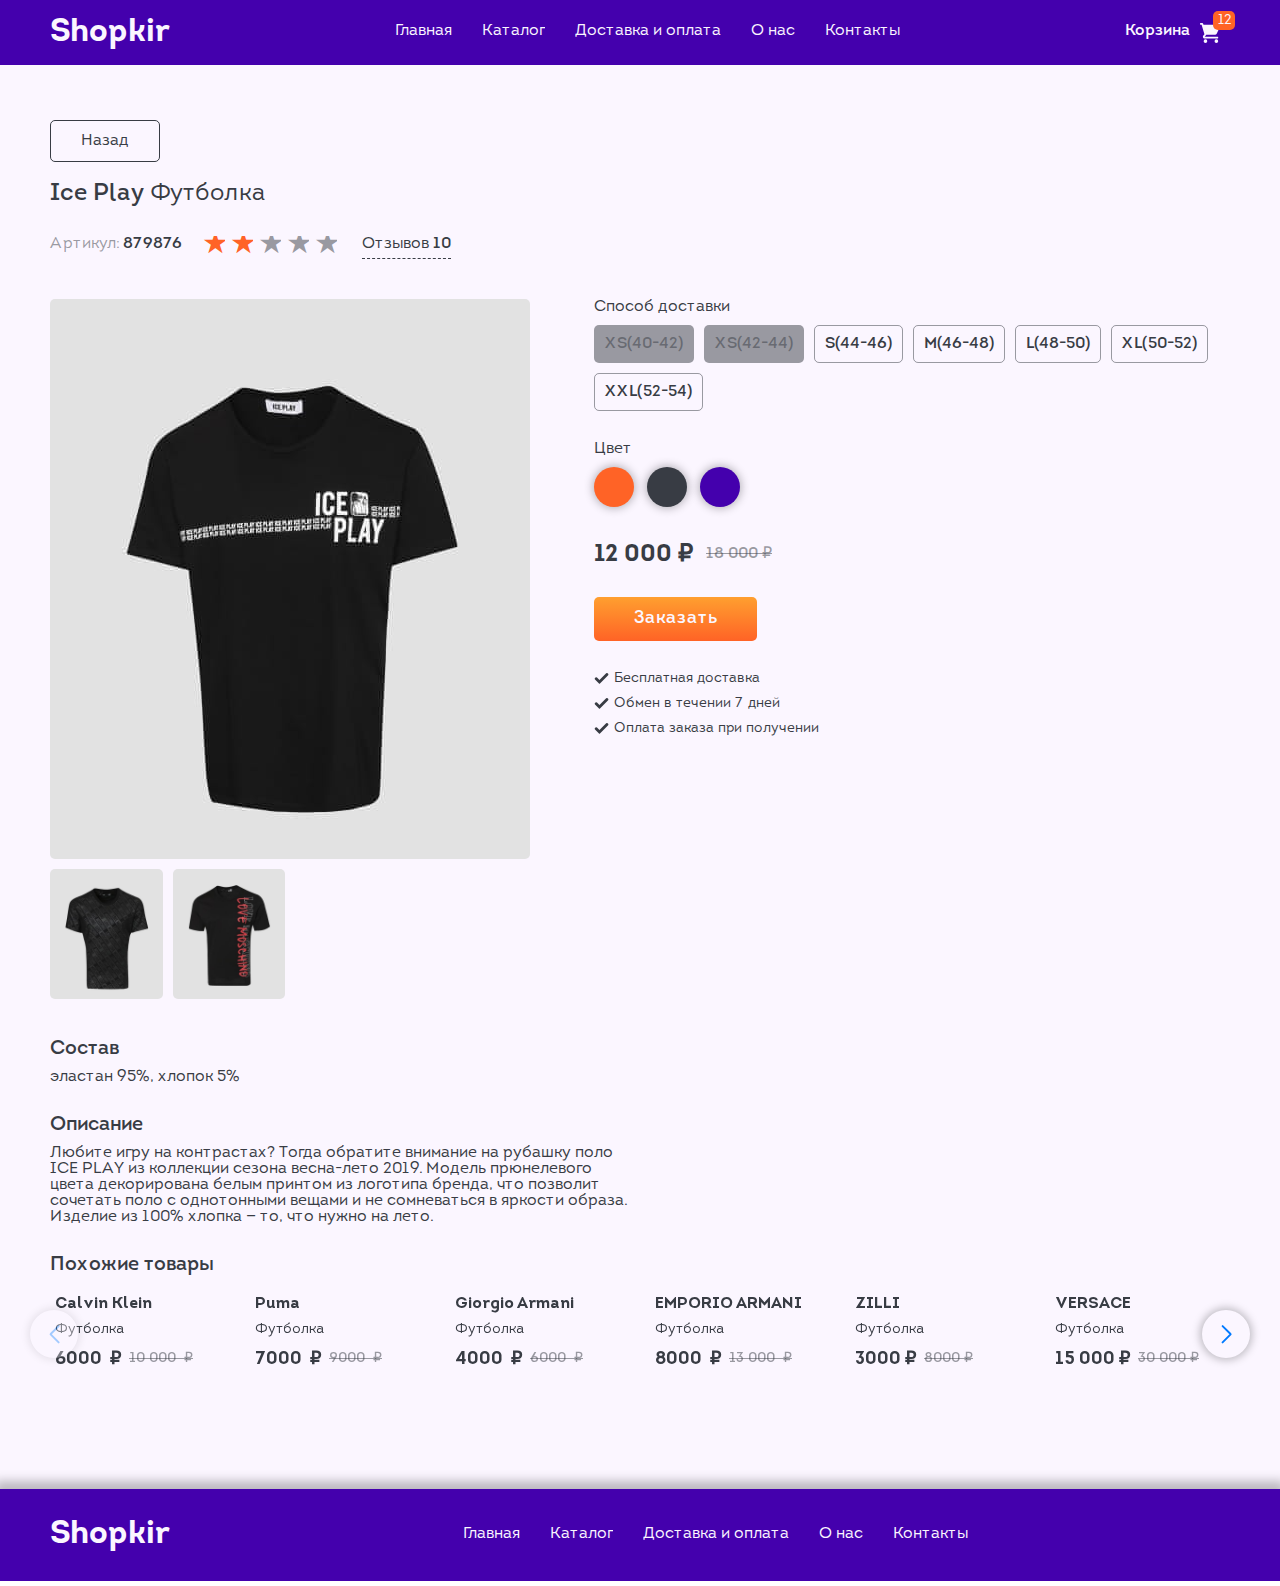
<file: card-4.html>
<!DOCTYPE html>
<html lang="ru">
<head>
  <meta charset="UTF-8">
  <meta name="viewport" content="width=device-width, initial-scale=1.0">
  <link rel="stylesheet" href="./css/style.css">
  <title>Футболка Ice Play</title>  
</head>
<body>
<script src="./js/lazy.min.js"></script>
<div class="wrapper">
  <header>
    <div class="container">
      <nav class="header__nav nav lock-padding">      
      	<div class="container">
      		<div class="nav__body">
      			<a class="nav__logo logo" href="index.html">Shopkir</a>
      			<div class="nav__burger">
      				<span></span>                          
      			</div>
      			<div class="nav__menu">
      				<ul class="nav__list">
      					<li class="nav__list-item">
      						<a href="index.html" class="nav__list-link">Главная</a>                                  
      					</li>
      					<li class="nav__list-item">
      						<a href="index.html#catalog" class="nav__list-link">Каталог</a>
      					</li>
      					<li class="nav__list-item">
      						<a href="index.html#delivery" class="nav__list-link">Доставка и оплата</a>
      					</li>
      					<li class="nav__list-item">
      						<a href="index.html#team" class="nav__list-link">О нас</a>
      					</li>					
      					<li class="nav__list-item">
      						<a href="index.html#contacts" class="nav__list-link">Контакты</a>
      					</li>										
      				</ul> 
      			</div>
      			<div class="nav__basket basket">
      				<a class="basket__link popup-link" href="#popup">Корзина</a>
      				<a class="basket__link popup-link" href="#popup">
      					<svg class="basket__img">
      						<use href="img/svg/sprite.svg#basket"></use>
      					</svg>
      				</a>
      				<span>12</span>
      			</div>
      		</div>
      	</div>      
      </nav>
    </div>
  </header>
  <main>
    <section class="goods">
      <div class="container">      
        <a class="goods__breadcrumbs" href="index.html">Назад</a>
        <div class="goods__wrap">
          <h1 class="goods__title">Ice Play <span>Футболка</span></h1>
          <div class="goods-card">
            <div class="goods-card__top">
              <div class="goods-card__vendor-code">
                Артикул: 
                <span class="goods-card__vendor-code-number">879876</span>
              </div>
              <div class="goods-card__rate">
                <input type="radio" id="star5" checked name="rate" value="5" />
                <label for="star5">5 stars</label>
                <input type="radio" id="star4" name="rate" value="4" />
                <label for="star4">4 stars</label>
                <input type="radio" id="star3" name="rate" value="3" />
                <label for="star3">3 stars</label>
                <input type="radio" id="star2" checked name="rate" value="2" />
                <label for="star2">2 stars</label>
                <input type="radio" id="star1" name="rate" value="1" />
                <label for="star1">1 star</label>
              </div>
              <a href="#" class="goods-card__feedback">Отзывов <span>10</span></a>
            </div>
            <div class="goods-card__inner">
              <div class="goods-card__left">
                <div class="goods-card__img">
                  <img src="./img/products/14.jpg" alt="фото товара">
                </div>
                <div class="goods-card__slider">
                  <img class="goods-card__slide goods-card__slide-1" src="./img/products/15.jpg" alt="1 фото товара">
                  <img class="goods-card__slide goods-card__slide-2" src="./img/products/16.jpg" alt="2 фото товара">
                </div>
              </div>
              <div class="goods-card__right">                          
                <span class="goods-card__subtitle">Способ доставки</span>
                <div class="goods-card__sizes">
                  <label class="goods-card__sizes-label custom-label">
                    <input type="radio" name="q1" disabled>
                    <span>XS(40-42)</span>
                  </label>
                  <label class="goods-card__sizes-label custom-label">
                    <input type="radio" name="q1" disabled>
                    <span>XS(42-44)</span>
                  </label>
                  <label class="goods-card__sizes-label custom-label">
                    <input type="radio" name="q1">
                    <span>S(44-46)</span>
                  </label>
                  <label class="goods-card__sizes-label custom-label">
                    <input type="radio" name="q1">
                    <span>M(46-48)</span>
                  </label>
                  <label class="goods-card__sizes-label custom-label">
                    <input type="radio" name="q1">
                    <span>L(48-50)</span>
                  </label>
                  <label class="goods-card__sizes-label custom-label">
                    <input type="radio" name="q1">
                    <span>XL(50-52)</span>
                  </label>
                  <label class="goods-card__sizes-label custom-label">
                    <input type="radio" name="q1">
                    <span>XXL(52-54)</span>
                  </label>
                </div>
                <span class="goods-card__subtitle">Цвет</span>
                <div class="goods-card__colors">
                  <button class="goods-card__color goods-card__color-orange"></button>
                  <button class="goods-card__color goods-card__color-dark"></button>
                  <button class="goods-card__color goods-card__color-purpure"></button>
                </div>
                <div class="goods-card__price">
                  <span class="goods-card__price-now">12&nbsp;000&nbsp;₽</span>
                  <span class="goods-card__price-before">18&nbsp;000&nbsp;₽</span>
                </div>
                <button class="goods-card__btn">Заказать</button>
                <ul class="goods-card__advantages">
                  <li class="goods-card__advantages-item">Бесплатная доставка</li>
                  <li class="goods-card__advantages-item">Обмен в течении 7 дней</li>
                  <li class="goods-card__advantages-item">Оплата заказа при получении</li>
                </ul>           
              </div>
            </div>        
          </div>
          <div class="goods__info">
            <span class="goods__structure-subtitle goods__subtitle">Состав</span>
            <ul class="goods__structure-list">
              <li class="goods__structure-item">эластан 95%, хлопок 5%</li> 
            </ul>
            <span class="goods__description-subtitle goods__subtitle">Описание</span>
            <ul class="goods__description-list">
              <li class="goods__description-item">
                Любите игру на&nbsp;контрастах? Тогда обратите внимание на&nbsp;рубашку поло ICE PLAY из&nbsp;коллекции
                сезона весна-лето 2019. Модель прюнелевого цвета декорирована белым принтом из&nbsp;логотипа бренда,
                что позволит сочетать поло с&nbsp;однотонными вещами и&nbsp;не&nbsp;сомневаться в&nbsp;яркости образа.
                Изделие из&nbsp;100% хлопка&nbsp;&mdash; то, что нужно на&nbsp;лето.
              </li> 
            </ul>
          </div>
          <span class="goods__swiper-title goods__subtitle">Похожие товары</span>
          <div class="goods__swiper">
            <div class="swiper-container">
              <div class="swiper-wrapper">
                <div class="swiper-slide">
                  <article class="catalog__products-card card">
                    <a class="card__img" href="#">
                      <img class="swiper-lazy" data-src="./img/products/1.jpg" alt="футболка">
                      <span class="card__img-preview">Перейти</span>
                    </a>
                    <a href="#" class="card__inner">
                      <span class="card__name-brand">Calvin Klein</span>
                      <span class="card__name-type">Футболка</span>              
                      <span class="card__price-now">6000&nbsp; ₽</span>
                      <span class="card__price-before">10&nbsp;000&nbsp; ₽</span>
                      <span class="card__sale"></span>                                                                  
                    </a>
                  </article>
                </div>
                <div class="swiper-slide">
                  <article class="catalog__products-card card">
                    <a class="card__img" href="#">
                      <img class="swiper-lazy" data-src="./img/products/2.jpg" alt="футболка">
                      <span class="card__img-preview">Перейти</span>
                    </a>
                    <a href="#" class="card__inner">
                      <span class="card__name-brand">Puma</span>
                      <span class="card__name-type">Футболка</span>              
                      <span class="card__price-now">7000&nbsp; ₽</span>
                      <span class="card__price-before">9000&nbsp; ₽</span>
                      <span class="card__sale"></span>                                                                 
                    </a>
                  </article>
                </div>
                <div class="swiper-slide">
                  <article class="catalog__products-card card">
                    <a class="card__img" href="#">
                      <img class="swiper-lazy" data-src="./img/products/3.jpg" alt="футболка">
                      <span class="card__img-preview">Перейти</span>
                    </a>
                    <a href="#" class="card__inner">
                      <span class="card__name-brand">Giorgio Armani</span>
                      <span class="card__name-type">Футболка</span>              
                      <span class="card__price-now">4000&nbsp; ₽</span>
                      <span class="card__price-before">6000&nbsp; ₽</span>
                      <span class="card__sale"></span>                                                                 
                    </a>
                  </article>
                </div>
                <div class="swiper-slide">
                  <article class="catalog__products-card card">
                    <a class="card__img" href="#">
                      <img class="swiper-lazy" data-src="./img/products/4.jpg" alt="футболка">
                      <span class="card__img-preview">Перейти</span>
                    </a>
                    <a href="#" class="card__inner">
                      <span class="card__name-brand">EMPORIO ARMANI</span>
                      <span class="card__name-type">Футболка</span>              
                      <span class="card__price-now">8000&nbsp; ₽</span>
                      <span class="card__price-before">13&nbsp;000&nbsp; ₽</span>
                      <span class="card__sale"></span>                                                                 
                    </a>
                  </article>
                </div>
                <div class="swiper-slide">
                  <article class="catalog__products-card card">
                    <a class="card__img" href="#">
                      <img class="swiper-lazy" data-src="./img/products/5.jpg" alt="футболка">
                      <span class="card__img-preview">Перейти</span>
                    </a>
                    <a href="#" class="card__inner">
                      <span class="card__name-brand">ZILLI</span>
                      <span class="card__name-type">Футболка</span>              
                      <span class="card__price-now">3000&nbsp;₽</span>
                      <span class="card__price-before">8000&nbsp;₽</span>
                      <span class="card__sale"></span>                                                                 
                    </a>
                  </article>
                </div>
                <div class="swiper-slide">
                  <article class="catalog__products-card card">
                    <a class="card__img" href="#">
                      <img class="swiper-lazy" data-src="./img/products/6.jpg" alt="футболка">
                      <span class="card__img-preview">Перейти</span>
                    </a>
                    <a href="#" class="card__inner">
                      <span class="card__name-brand">VERSACE</span>
                      <span class="card__name-type">Футболка</span>              
                      <span class="card__price-now">15&nbsp;000&nbsp;₽</span>
                      <span class="card__price-before">30&nbsp;000&nbsp;₽</span>
                      <span class="card__sale"></span>                                                                 
                    </a>
                  </article>
                </div>
                <div class="swiper-slide">
                  <article class="catalog__products-card card">
                    <a class="card__img" href="#">
                      <img class="swiper-lazy" data-src="./img/products/7.jpg" alt="футболка">
                      <span class="card__img-preview">Перейти</span>
                    </a>
                    <a href="#" class="card__inner">
                      <span class="card__name-brand">Calvin Klein</span>
                      <span class="card__name-type">Футболка</span>              
                      <span class="card__price-now">6000&nbsp; ₽</span>
                      <span class="card__price-before">10&nbsp;000&nbsp; ₽</span>
                      <span class="card__sale"></span>                                                                 
                    </a>
                  </article>
                </div>
                <div class="swiper-slide">
                  <article class="catalog__products-card card">
                    <a class="card__img" href="#">
                      <img class="swiper-lazy" data-src="./img/products/8.jpg" alt="футболка">
                      <span class="card__img-preview">Перейти</span>
                    </a>
                    <a href="#" class="card__inner">
                      <span class="card__name-brand">Calvin Klein</span>
                      <span class="card__name-type">Футболка</span>              
                      <span class="card__price-now">6000&nbsp; ₽</span>
                      <span class="card__price-before">10&nbsp;000&nbsp; ₽</span>
                      <span class="card__sale"></span>                                                                 
                    </a>
                  </article>
                </div>
                <div class="swiper-slide">
                  <article class="catalog__products-card card">
                    <a class="card__img" href="#">
                      <img class="swiper-lazy" data-src="./img/products/9.jpg" alt="футболка">
                      <span class="card__img-preview">Перейти</span>
                    </a>
                    <a href="#" class="card__inner">
                      <span class="card__name-brand">Calvin Klein</span>
                      <span class="card__name-type">Футболка</span>              
                      <span class="card__price-now">6000&nbsp; ₽</span>
                      <span class="card__price-before">10&nbsp;000&nbsp; ₽</span>
                      <span class="card__sale"></span>                                                                 
                    </a>
                  </article>
                </div>
                <div class="swiper-slide">
                  <article class="catalog__products-card card">
                    <a class="card__img" href="#">
                      <img class="swiper-lazy" data-src="./img/products/10.jpg" alt="футболка">
                      <span class="card__img-preview">Перейти</span>
                    </a>
                    <a href="#" class="card__inner">
                      <span class="card__name-brand">Calvin Klein</span>
                      <span class="card__name-type">Футболка</span>              
                      <span class="card__price-now">6000&nbsp; ₽</span>
                      <span class="card__price-before">10&nbsp;000&nbsp; ₽</span>
                      <span class="card__sale"></span>                                                                 
                    </a>
                  </article>
                </div>
                
              </div>
              
            </div>
            <div class="swiper-button-prev"></div>
            <div class="swiper-button-next"></div>
          </div>
        </div>
      </div>
    </section>
  </main>
  <div class="popup" id="popup">
    <div class="popup__body">      
        <div class="popup__content">
          <a href="#header" class="popup__close close-popup"><span></span></a>
          <div class="popup__cards" data-simplebar>
            <div class="popup__card product">
              <div class="product__img">
                <img src="./img/products/1.jpg" alt="футболка Calvin Klein">
              </div>
              <ul class="product__text">
                <li class="product__brand">Calvin Klein</li>
                <li class="product__type">Футболка</li>
                <li class="product__price">
                  <span class="product__price-now">6000&nbsp;₽</span> 
                  <span class="product__price-before">9000&nbsp;₽</span> 
                </li>
              </ul>
              <div class="product-right">
                <button class="product-right__trash-can">
                  <svg>
                  <use href="img/svg/sprite.svg#trash-can"></use>
                  </svg>
                </button>
              </div>
              
            </div>
            <div class="popup__card product">
              <div class="product__img">
                <img src="./img/products/12.jpg" alt="майка Lacoste">
              </div>
              <ul class="product__text">
                <li class="product__brand">Lacoste</li>
                <li class="product__type">Майка</li>
                <li class="product__price">
              <span class="product__price-now">6000&nbsp;₽</span> 
              <span class="product__price-before">9000&nbsp;₽</span> 
            </li>
              </ul>
              <div class="product-right">
                <button class="product-right__trash-can">
                  <svg>
                  <use href="img/svg/sprite.svg#trash-can"></use>
                  </svg>
                </button>
              </div>
            </div>
            <div class="popup__card product">
              <div class="product__img">
                <img src="./img/products/13.jpg" alt="футболка Love Moschino">
              </div>
              <ul class="product__text">
                <li class="product__brand">Love Moschino</li>
                <li class="product__type">Футболка</li>
                <li class="product__price">
                  <span class="product__price-now">3000&nbsp;₽</span> 
                  <span class="product__price-before">8000&nbsp;₽</span> 
                </li>
              </ul>
              <div class="product-right">
                <button class="product-right__trash-can">
                  <svg>
                  <use href="img/svg/sprite.svg#trash-can"></use>
                  </svg>
                </button>
              </div>
            </div>
            <div class="popup__card product">
              <div class="product__img">
                <img src="./img/products/13.jpg" alt="футболка Love Moschino">
              </div>
              <ul class="product__text">
                <li class="product__brand">Love Moschino</li>
                <li class="product__type">Футболка</li>
                <li class="product__price">
                  <span class="product__price-now">4000&nbsp;₽</span> 
                  <span class="product__price-before">6000&nbsp;₽</span> 
                </li>
              </ul>
              <div class="product-right">
                <button class="product-right__trash-can">
                  <svg>
                  <use href="img/svg/sprite.svg#trash-can"></use>
                  </svg>
                </button>
              </div>
            </div>
            
          </div>  
          <div class="popup__bottom">
            <ul class="popup__bottom-list">
              <li class="popup__bottom-result">Итого:</li>
              <li class="popup__bottom-price">20 000 ₽</li>
            </ul>
            <div class="popup__bottom-btn">
              <a href="basket.html">Перейти в корзину</a>
            </div>
  
          </div>    
        </div>   
    </div>
  </div>
  
  <footer class="footer">
    <div class="container">  
  		<div class="footer__wrap">
  			<a class="footer__logo logo" href="index.html">Shopkir</a>
  			<ul class="footer__list">
  				<li class="footer__list-item">
  					<a href="index.html" class="footer__list-link ">Главная</a>                                  
  				</li>
  				<li class="footer__list-item">
  					<a href="index.html#catalog" class="footer__list-link">Каталог</a>
  				</li>
  				<li class="footer__list-item">
  					<a href="index.html#delivery" class="footer__list-link">Доставка и оплата</a>
  				</li>
  				<li class="footer__list-item">
  					<a href="index.html#team" class="footer__list-link">О нас</a>
  				</li>				
  				<li class="footer__list-item">
  					<a href="index.html#contacts" class="footer__list-link">Контакты</a>
  				</li>										
  			</ul>  
  		</div> 		         
    </div>
  </footer>
</div>

<script src="./js/modules.js"></script>
<script src="./js/main.min.js"></script>
<script>
  const swiper = new Swiper('.swiper-container', {
		slidesPerView: 3,
		spaceBetween: 20,
		speed: 800,
		grabCursor: true,
		pagination: {
				el: '.swiper-pagination',
				clickable: true,
			},
		navigation: {
			nextEl: '.swiper-button-next',
			prevEl: '.swiper-button-prev',        
		}, 	
		preloadImages: true,
		lazy: true,
		lazy: {			
			loadOnTransitionStart: true,
      loadPrevNext: true,
			checkInView: true,
		  },
		breakpoints: {		
			1200: {
				slidesPerView: 6,
			}, 
      1000: {
        slidesPerView: 5,
      },     
			768: {
				slidesPerView: 4,
			},      
			560: {
				slidesPerView: 3,
			},      
			350: {
				slidesPerView: 2,
			},      
			300: {
				slidesPerView: 1,
			},      
	}
	});
</script>

</body>
</html>
</file>
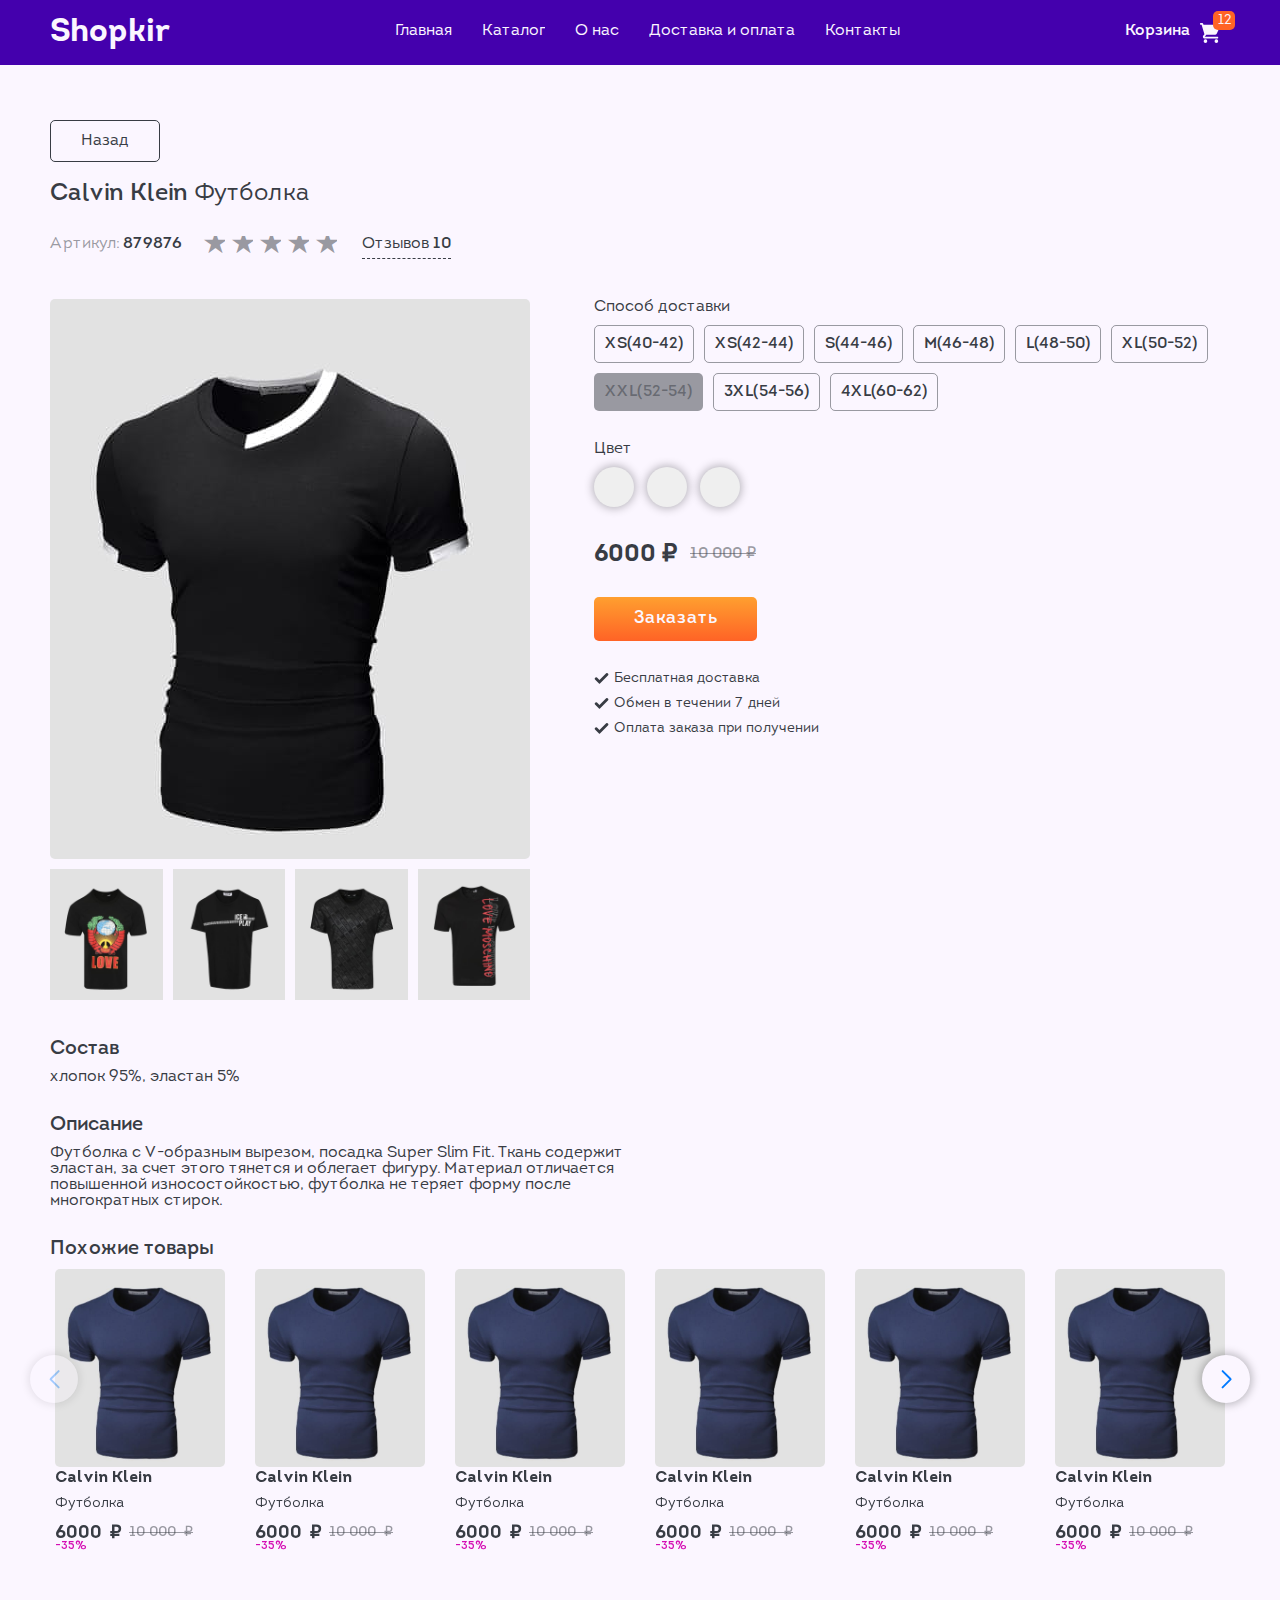
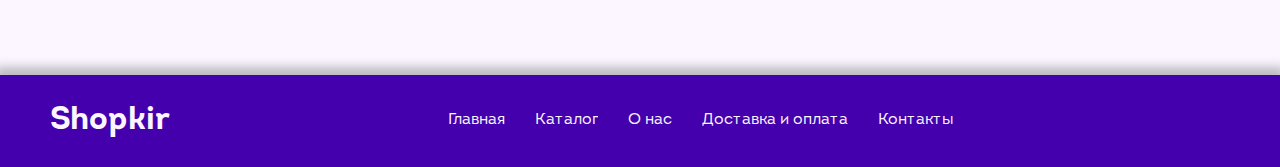
<file: product-1.html>
<!DOCTYPE html>
<html lang="ru">
<head>
  <meta charset="UTF-8">
  <meta name="viewport" content="width=device-width, initial-scale=1.0">
  <link rel="stylesheet" href="./css/style.css">
  <title>Футболка Calvin Klein</title>  
</head>
<body>
<script src="./js/lazy.min.js"></script>
<div class="wrapper">
  <header>
    <div class="container">
      <nav class="header__nav nav lock-padding">      
      	<div class="container">
      		<div class="nav__body">
      			<a class="nav__logo logo" href="index.html">Shopkir</a>
      			<div class="nav__burger">
      				<span></span>                          
      			</div>
      			<div class="nav__menu">
      				<ul class="nav__list">
      					<li class="nav__list-item">
      						<a href="index.html" class="nav__list-link">Главная</a>                                  
      					</li>
      					<li class="nav__list-item">
      						<a href="index.html#catalog" class="nav__list-link">Каталог</a>
      					</li>
      					<li class="nav__list-item">
      						<a href="index.html#team" class="nav__list-link">О нас</a>
      					</li>
      					<li class="nav__list-item">
      						<a href="index.html#delivery" class="nav__list-link">Доставка и оплата</a>
      					</li>
      					<li class="nav__list-item">
      						<a href="index.html#contacts" class="nav__list-link">Контакты</a>
      					</li>										
      				</ul> 
      			</div>
      			<div class="nav__basket basket">
      				<a class="basket__link popup-link" href="#popup">Корзина</a>
      				<a class="basket__link popup-link" href="#popup">
      					<svg class="basket__img">
      						<use href="img/svg/sprite.svg#basket"></use>
      					</svg>
      				</a>
      				<span>12</span>
      			</div>
      		</div>
      	</div>      
      </nav>
    </div>
  </header>
  <main>
    <section class="goods">
      <div class="container">      
        <a class="goods__breadcrumbs" href="index.html">Назад</a>
        <h1 class="goods__title">Calvin Klein <span>Футболка</span></h1>
        <div class="goods-card">
          <div class="goods-card__top">
            <div class="goods-card__vendor-code">
              Артикул: 
              <span class="goods-card__vendor-code-number">879876</span>
            </div>
            <div class="goods-card__rate">
              <input type="radio" id="star5" name="rate" value="5" />
              <label for="star5">5 stars</label>
              <input type="radio" id="star4" name="rate" value="4" />
              <label for="star4">4 stars</label>
              <input type="radio" id="star3" name="rate" value="3" />
              <label for="star3">3 stars</label>
              <input type="radio" id="star2" name="rate" value="2" />
              <label for="star2">2 stars</label>
              <input type="radio" id="star1" name="rate" value="1" />
              <label for="star1">1 star</label>
            </div>
            <a href="#" class="goods-card__feedback">Отзывов <span>10</span></a>
          </div>
          <div class="goods-card__inner">
            <div class="goods-card__left">
              <div class="goods-card__img">
                <img src="./img/products/5.jpg" alt="фото товара">
              </div>
              <div class="goods-card__slider">
                <div class="goods-card__slide goods-card__slide-1"><img src="./img/products/13.jpg" alt="1 фото товара"></div>
                <div class="goods-card__slide goods-card__slide-2"><img src="./img/products/14.jpg" alt="2 фото товара"></div>
                <div class="goods-card__slide goods-card__slide-3"><img src="./img/products/15.jpg" alt="3 фото товара"></div>
                <div class="goods-card__slide goods-card__slide-4"><img src="./img/products/16.jpg" alt="4 фото товара"></div>
              </div>
            </div>
            <div class="goods-card__right">                          
              <span class="goods-card__subtitle">Способ доставки</span>
              <div class="goods-card__sizes">
                <label class="goods-card__sizes-label custom-label">
                  <input type="radio" name="q1">
                  <span>XS(40-42)</span>
                </label>
                <label class="goods-card__sizes-label custom-label">
                  <input type="radio" name="q1">
                  <span>XS(42-44)</span>
                </label>
                <label class="goods-card__sizes-label custom-label">
                  <input type="radio" name="q1">
                  <span>S(44-46)</span>
                </label>
                <label class="goods-card__sizes-label custom-label">
                  <input type="radio" name="q1">
                  <span>M(46-48)</span>
                </label>
                <label class="goods-card__sizes-label custom-label">
                  <input type="radio" name="q1">
                  <span>L(48-50)</span>
                </label>
                <label class="goods-card__sizes-label custom-label">
                  <input type="radio" name="q1">
                  <span>XL(50-52)</span>
                </label>
                <label class="goods-card__sizes-label custom-label">
                  <input type="radio" name="q1" disabled>
                  <span>XXL(52-54)</span>
                </label>
                <label class="goods-card__sizes-label custom-label">
                  <input type="radio" name="q1">
                  <span>3XL(54-56)</span>
                </label>
                <label class="goods-card__sizes-label custom-label">
                  <input type="radio" name="q1">
                  <span>4XL(60-62)</span>
                </label>
              </div>
              <span class="goods-card__subtitle">Цвет</span>
              <div class="goods-card__colors">
                <button class="goods-card__color goods-card__color-1"></button>
                <button class="goods-card__color goods-card__color-2"></button>
                <button class="goods-card__color goods-card__color-3"></button>
              </div>
              <div class="goods-card__price">
                <span class="goods-card__price-now">6000&nbsp;₽</span>
                <span class="goods-card__price-before">10&nbsp;000&nbsp;₽</span>
              </div>
              <button class="goods-card__btn">Заказать</button>
              <ul class="goods-card__advantages">
                <li class="goods-card__advantages-item">Бесплатная доставка</li>
                <li class="goods-card__advantages-item">Обмен в течении 7 дней</li>
                <li class="goods-card__advantages-item">Оплата заказа при получении</li>
              </ul>           
            </div>
          </div>        
        </div>
        <span class="goods__structure-subtitle goods__subtitle">Состав</span>
          <ul class="goods__structure-list">
            <li class="goods__structure-item">хлопок 95%, эластан 5%</li> 
          </ul>
          <span class="goods__description-subtitle goods__subtitle">Описание</span>
          <ul class="goods__description-list">
            <li class="goods__description-item">
              Футболка с&nbsp;V-образным вырезом, посадка Super Slim Fit.
              Ткань содержит эластан, за&nbsp;счет этого тянется и&nbsp;облегает
              фигуру. Материал отличается повышенной износостойкостью, футболка 
              не&nbsp;теряет форму после многократных стирок.
            </li> 
          </ul>
          <span class="goods__swiper-title goods__subtitle">Похожие товары</span>
          <div class="goods__swiper">
            <div class="swiper-container">
              <div class="swiper-wrapper">
                <div class="swiper-slide">
                  <article class="catalog__products-card card">
                    <a class="card__img" href="#">
                      <img src="./img/products/1.jpg" alt="футболка ">
                    </a>
                    <a href="#" class="card__inner">
                      <span class="card__name-brand">Calvin Klein</span>
                      <span class="card__name-type">Футболка</span>              
                      <span class="card__price-now">6000&nbsp; ₽</span>
                      <span class="card__price-before">10&nbsp;000&nbsp; ₽</span>
                      <span class="card__sale">-35%</span>                                                                  
                    </a>
                  </article>
                </div>
                <div class="swiper-slide">
                  <article class="catalog__products-card card">
                    <a class="card__img" href="#">
                      <img src="./img/products/1.jpg" alt="футболка ">
                    </a>
                    <a href="#" class="card__inner">
                      <span class="card__name-brand">Calvin Klein</span>
                      <span class="card__name-type">Футболка</span>              
                      <span class="card__price-now">6000&nbsp; ₽</span>
                      <span class="card__price-before">10&nbsp;000&nbsp; ₽</span>
                      <span class="card__sale">-35%</span>                                                                 
                    </a>
                  </article>
                </div>
                <div class="swiper-slide">
                  <article class="catalog__products-card card">
                    <a class="card__img" href="#">
                      <img src="./img/products/1.jpg" alt="футболка ">
                    </a>
                    <a href="#" class="card__inner">
                      <span class="card__name-brand">Calvin Klein</span>
                      <span class="card__name-type">Футболка</span>              
                      <span class="card__price-now">6000&nbsp; ₽</span>
                      <span class="card__price-before">10&nbsp;000&nbsp; ₽</span>
                      <span class="card__sale">-35%</span>                                                                  
                    </a>
                  </article>
                </div>
                <div class="swiper-slide">
                  <article class="catalog__products-card card">
                    <a class="card__img" href="#">
                      <img src="./img/products/1.jpg" alt="футболка ">
                    </a>
                    <a href="#" class="card__inner">
                      <span class="card__name-brand">Calvin Klein</span>
                      <span class="card__name-type">Футболка</span>              
                      <span class="card__price-now">6000&nbsp; ₽</span>
                      <span class="card__price-before">10&nbsp;000&nbsp; ₽</span>
                      <span class="card__sale">-35%</span>                                                                  
                    </a>
                  </article>
                </div>
                <div class="swiper-slide">
                  <article class="catalog__products-card card">
                    <a class="card__img" href="#">
                      <img src="./img/products/1.jpg" alt="футболка ">
                    </a>
                    <a href="#" class="card__inner">
                      <span class="card__name-brand">Calvin Klein</span>
                      <span class="card__name-type">Футболка</span>              
                      <span class="card__price-now">6000&nbsp; ₽</span>
                      <span class="card__price-before">10&nbsp;000&nbsp; ₽</span>
                      <span class="card__sale">-35%</span>                                                                  
                    </a>
                  </article>
                </div>
                <div class="swiper-slide">
                  <article class="catalog__products-card card">
                    <a class="card__img" href="#">
                      <img src="./img/products/1.jpg" alt="футболка ">
                    </a>
                    <a href="#" class="card__inner">
                      <span class="card__name-brand">Calvin Klein</span>
                      <span class="card__name-type">Футболка</span>              
                      <span class="card__price-now">6000&nbsp; ₽</span>
                      <span class="card__price-before">10&nbsp;000&nbsp; ₽</span>
                      <span class="card__sale">-35%</span>                                                                  
                    </a>
                  </article>
                </div>
                <div class="swiper-slide">
                  <article class="catalog__products-card card">
                    <a class="card__img" href="#">
                      <img src="./img/products/1.jpg" alt="футболка ">
                    </a>
                    <a href="#" class="card__inner">
                      <span class="card__name-brand">Calvin Klein</span>
                      <span class="card__name-type">Футболка</span>              
                      <span class="card__price-now">6000&nbsp; ₽</span>
                      <span class="card__price-before">10&nbsp;000&nbsp; ₽</span>
                      <span class="card__sale">-35%</span>                                                                  
                    </a>
                  </article>
                </div>
                <div class="swiper-slide">
                  <article class="catalog__products-card card">
                    <a class="card__img" href="#">
                      <img src="./img/products/1.jpg" alt="футболка ">
                    </a>
                    <a href="#" class="card__inner">
                      <span class="card__name-brand">Calvin Klein</span>
                      <span class="card__name-type">Футболка</span>              
                      <span class="card__price-now">6000&nbsp; ₽</span>
                      <span class="card__price-before">10&nbsp;000&nbsp; ₽</span>
                      <span class="card__sale">-35%</span>                                                                  
                    </a>
                  </article>
                </div>
                <div class="swiper-slide">
                  <article class="catalog__products-card card">
                    <a class="card__img" href="#">
                      <img src="./img/products/1.jpg" alt="футболка ">
                    </a>
                    <a href="#" class="card__inner">
                      <span class="card__name-brand">Calvin Klein</span>
                      <span class="card__name-type">Футболка</span>              
                      <span class="card__price-now">6000&nbsp; ₽</span>
                      <span class="card__price-before">10&nbsp;000&nbsp; ₽</span>
                      <span class="card__sale">-35%</span>                                                                  
                    </a>
                  </article>
                </div>
                <div class="swiper-slide">
                  <article class="catalog__products-card card">
                    <a class="card__img" href="#">
                      <img src="./img/products/1.jpg" alt="футболка ">
                    </a>
                    <a href="#" class="card__inner">
                      <span class="card__name-brand">Calvin Klein</span>
                      <span class="card__name-type">Футболка</span>              
                      <span class="card__price-now">6000&nbsp; ₽</span>
                      <span class="card__price-before">10&nbsp;000&nbsp; ₽</span>
                      <span class="card__sale">-35%</span>                                                                  
                    </a>
                  </article>
                </div>
              </div>
              
            </div>
            <div class="swiper-button-prev"></div>
            <div class="swiper-button-next"></div>
          </div>
          
      </div>
    </section>
  </main>
  <div class="popup" id="popup">
    <div class="popup__body">      
        <div class="popup__content">
          <a href="#header" class="popup__close close-popup"><span></span></a>
          <div class="popup__cards" data-simplebar>
            <div class="popup__card product">
              <div class="product__img">
                <img src="./img/products/1.jpg" alt="футболка Calvin Klein">
              </div>
              <ul class="product__text">
                <li class="product__brand">Calvin Klein</li>
                <li class="product__type">Футболка</li>
                <li class="product__price">
                  <span class="product__price-now">6000&nbsp;₽</span> 
                  <span class="product__price-before">9000&nbsp;₽</span> 
                </li>
              </ul>
              <div class="product-right">
                <button class="product-right__trash-can">
                  <svg>
                  <use href="img/svg/sprite.svg#trash-can"></use>
                  </svg>
                </button>
              </div>
              
            </div>
            <div class="popup__card product">
              <div class="product__img">
                <img src="./img/products/12.jpg" alt="майка Lacoste">
              </div>
              <ul class="product__text">
                <li class="product__brand">Lacoste</li>
                <li class="product__type">Майка</li>
                <li class="product__price">
              <span class="product__price-now">6000&nbsp;₽</span> 
              <span class="product__price-before">9000&nbsp;₽</span> 
            </li>
              </ul>
              <div class="product-right">
                <button class="product-right__trash-can">
                  <svg>
                  <use href="img/svg/sprite.svg#trash-can"></use>
                  </svg>
                </button>
              </div>
            </div>
            <div class="popup__card product">
              <div class="product__img">
                <img src="./img/products/13.jpg" alt="футболка Love Moschino">
              </div>
              <ul class="product__text">
                <li class="product__brand">Love Moschino</li>
                <li class="product__type">Футболка</li>
                <li class="product__price">
                  <span class="product__price-now">3000&nbsp;₽</span> 
                  <span class="product__price-before">8000&nbsp;₽</span> 
                </li>
              </ul>
              <div class="product-right">
                <button class="product-right__trash-can">
                  <svg>
                  <use href="img/svg/sprite.svg#trash-can"></use>
                  </svg>
                </button>
              </div>
            </div>
            <div class="popup__card product">
              <div class="product__img">
                <img src="./img/products/13.jpg" alt="футболка Love Moschino">
              </div>
              <ul class="product__text">
                <li class="product__brand">Love Moschino</li>
                <li class="product__type">Футболка</li>
                <li class="product__price">
                  <span class="product__price-now">4000&nbsp;₽</span> 
                  <span class="product__price-before">6000&nbsp;₽</span> 
                </li>
              </ul>
              <div class="product-right">
                <button class="product-right__trash-can">
                  <svg>
                  <use href="img/svg/sprite.svg#trash-can"></use>
                  </svg>
                </button>
              </div>
            </div>
            
          </div>  
          <div class="popup__bottom">
            <ul class="popup__bottom-list">
              <li class="popup__bottom-result">Итого:</li>
              <li class="popup__bottom-price">20 000 ₽</li>
            </ul>
            <div class="popup__bottom-btn">
              <a href="basket.html">Перейти в корзину</a>
            </div>
  
          </div>    
        </div>   
    </div>
  </div>
  
  <footer class="footer">
    <div class="container">  
  		<div class="footer__wrap">
  			<a class="logo" href="index.html">Shopkir</a>
  			<ul class="footer__list">
  				<li class="footer__list-item">
  					<a href="index.html" class="footer__list-link ">Главная</a>                                  
  				</li>
  				<li class="footer__list-item">
  					<a href="index.html#catalog" class="footer__list-link">Каталог</a>
  				</li>
  				<li class="footer__list-item">
  					<a href="index.html#team" class="footer__list-link">О нас</a>
  				</li>
  				<li class="footer__list-item">
  					<a href="index.html#delivery" class="footer__list-link">Доставка и оплата</a>
  				</li>
  				<li class="footer__list-item">
  					<a href="index.html#contacts" class="footer__list-link">Контакты</a>
  				</li>										
  			</ul>  
  		</div> 		         
    </div>
  </footer>
</div>

<script src="./js/modules.js"></script>
<script src="./js/main.min.js"></script>
<script>
  const swiper3 = new Swiper('.swiper-container', {
		slidesPerView: 3,
		spaceBetween: 20,
		speed: 800,
		grabCursor: true,
		pagination: {
				el: '.swiper-pagination',
				clickable: true,
			},
		navigation: {
			nextEl: '.swiper-button-next',
			prevEl: '.swiper-button-prev',        
		}, 	
		preloadImages: true,
		lazy: true,
		lazy: {			
			loadOnTransitionStart: true,
			checkInView: true,
		  },
		breakpoints: {		
			1200: {
				slidesPerView: 6,
			}, 
      1000: {
        slidesPerView: 5,
      },     
			850: {
				slidesPerView: 4,
			},      
	}
	});
</script>

</body>
</html>
</file>
<file: css/style.css>
@charset "UTF-8";[data-simplebar]{position:relative;flex-direction:column;flex-wrap:wrap;justify-content:flex-start;align-content:flex-start;align-items:flex-start}.simplebar-wrapper{overflow:hidden;width:inherit;height:inherit;max-width:inherit;max-height:inherit}.simplebar-mask{direction:inherit;position:absolute;overflow:hidden;padding:0;margin:0;left:0;top:0;bottom:0;right:0;width:auto!important;height:auto!important;z-index:0}.simplebar-offset{direction:inherit!important;box-sizing:inherit!important;resize:none!important;position:absolute;top:0;left:0;bottom:0;right:0;padding:0;margin:0;-webkit-overflow-scrolling:touch}.simplebar-content-wrapper{direction:inherit;box-sizing:border-box!important;position:relative;display:block;height:100%;width:auto;max-width:100%;max-height:100%;scrollbar-width:none;-ms-overflow-style:none}.simplebar-content-wrapper::-webkit-scrollbar,.simplebar-hide-scrollbar::-webkit-scrollbar{width:0;height:0}.simplebar-content:after,.simplebar-content:before{content:' ';display:table}.simplebar-placeholder{max-height:100%;max-width:100%;width:100%;pointer-events:none}.simplebar-height-auto-observer-wrapper{box-sizing:inherit!important;height:100%;width:100%;max-width:1px;position:relative;float:left;max-height:1px;overflow:hidden;z-index:-1;padding:0;margin:0;pointer-events:none;flex-grow:inherit;flex-shrink:0;flex-basis:0}.simplebar-height-auto-observer{box-sizing:inherit;display:block;opacity:0;position:absolute;top:0;left:0;height:1000%;width:1000%;min-height:1px;min-width:1px;overflow:hidden;pointer-events:none;z-index:-1}.simplebar-track{z-index:1;position:absolute;right:0;bottom:0;pointer-events:none;overflow:hidden}[data-simplebar].simplebar-dragging .simplebar-content{pointer-events:none;-moz-user-select:none;-ms-user-select:none;user-select:none;-webkit-user-select:none}[data-simplebar].simplebar-dragging .simplebar-track{pointer-events:all}.simplebar-scrollbar{position:absolute;left:0;right:0;min-height:10px}.simplebar-scrollbar:before{position:absolute;content:'';background:rgba(56,60,68,.8);border-radius:7px;left:2px;right:2px;transition:opacity .2s linear}.simplebar-track.simplebar-vertical{top:0;width:9px}.simplebar-track.simplebar-vertical .simplebar-scrollbar:before{top:2px;bottom:2px}.simplebar-track.simplebar-horizontal{left:0;height:11px}.simplebar-track.simplebar-horizontal .simplebar-scrollbar:before{height:100%;left:2px;right:2px}.simplebar-track.simplebar-horizontal .simplebar-scrollbar{right:auto;left:0;top:2px;height:7px;min-height:0;min-width:10px;width:auto}[data-simplebar-direction=rtl] .simplebar-track.simplebar-vertical{right:auto;left:0}.hs-dummy-scrollbar-size{direction:rtl;position:fixed;opacity:0;visibility:hidden;height:500px;width:500px;overflow-y:hidden;overflow-x:scroll}.simplebar-hide-scrollbar{position:fixed;left:0;visibility:hidden;overflow-y:scroll;scrollbar-width:none;-ms-overflow-style:none}*{--padding:12rem 0;font-family:Intro;scroll-behavior:smooth}.title{font-size:3rem}.checkbox-custom{position:relative;padding-left:3rem;min-height:2.4rem;display:block}.checkbox-custom span{position:absolute;width:2.4rem;height:2.4rem;top:0;left:0;background:0 0;border:1px solid #975d3f;border-radius:5px}.checkbox-custom span::after{content:"";position:absolute;left:8px;top:3px;width:.7rem;height:13px;border:solid #975d3f;border-width:0 3px 3px 0;transform:rotate(45deg);opacity:0;transition:opacity .5s}.checkbox-custom:first-child{margin-right:1rem}.checkbox-custom__input{opacity:0;position:absolute;width:1px;height:1px}.checkbox-custom__input:checked~span::after{opacity:1}.checkbox-custom__input:focus-visible~span{outline:#383c44 solid 1px}.radio-custom{padding-left:3rem;min-height:2.4rem;display:block;position:relative;font-family:Intro Book,sans-serif;font-size:1.6rem}.radio-custom span{position:absolute;width:2.4rem;height:2.4rem;top:0;left:0;background:0 0;border:1px solid #975d3f;border-radius:50%}.radio-custom span::after{content:'';position:absolute;width:16px;height:16px;top:50%;left:50%;transform:translate(-50%,-50%);background:#975d3f;border-radius:50%;opacity:0;transition:opacity .4s}.radio-custom__input{position:absolute;width:1px;height:1px;opacity:0}.radio-custom__input:checked~span::after{opacity:1}.radio-custom__input:focus-visible~span{outline:#383c44 solid 1px}.custom-label{cursor:pointer}.custom-label:not(:last-child){margin-right:1rem}.custom-label input{opacity:0;position:absolute;width:1px;height:1px}.custom-label input:checked~span{border-color:#4400ad;color:#4400ad}.custom-label input:focus~span{outline:#383c44 solid 1px}.custom-label input:disabled~span{background:rgba(56,60,68,.5);border-color:transparent;color:rgba(56,60,68,.5);cursor:default}.custom-label input:focus-visible+span{box-shadow:0 0 0 2px rgba(0,0,0,.8)}.custom-label span{padding:1.2rem 3rem;border-radius:5px;font-size:1.6rem;border:1px solid rgba(56,60,68,.5);color:#383c44;display:block;transition:.3s}blockquote,body,code,dd,div,dl,dt,fieldset,form,h1,h2,h3,h4,h5,h6,input,li,p,pre,td,textarea,th,ul{margin:0;padding:0}table{border-collapse:collapse;border-spacing:0}abbr,fieldset,img{border:0}address,caption,cite,code,dfn,em,strong,th,var{font-style:normal;font-weight:400}ul li{list-style:none}caption,th{text-align:left}h1,h2,h3,h4,h5,h6{font-size:100%;font-weight:400}sup{vertical-align:text-top}sub{vertical-align:text-bottom}input,select,textarea{font-family:inherit;font-size:inherit;font-weight:inherit}legend{color:#000}article,aside,details,figcaption,figure,footer,header,hgroup,main,menu,nav,section{display:block}img{max-width:100%;height:auto}.container{max-width:120rem;margin:0 auto;padding:0 1rem}::-webkit-scrollbar{width:.6rem;height:.6rem;background-color:#4f5560}::-webkit-scrollbar-thumb{border-radius:5px;background:linear-gradient(180deg,#ff9f2f 0,#ff6326)}@-webkit-keyframes scale{0%,100%{transform:scale(1)}50%{transform:scale(.8)}}@keyframes scale{0%,100%{transform:scale(1)}50%{transform:scale(.8)}}@-webkit-keyframes wobble{16.65%{transform:translateX(8px)}33.3%{transform:translateX(-6px)}49.95%{transform:translateX(4px)}66.6%{transform:translateX(-2px)}83.25%{transform:translateX(1px)}100%{transform:translateX(0)}}@keyframes wobble{16.65%{transform:translateX(8px)}33.3%{transform:translateX(-6px)}49.95%{transform:translateX(4px)}66.6%{transform:translateX(-2px)}83.25%{transform:translateX(1px)}100%{transform:translateX(0)}}@-webkit-keyframes wobble-top{16.65%{transform:skew(-12deg)}33.3%{transform:skew(10deg)}49.95%{transform:skew(-6deg)}66.6%{transform:skew(4deg)}83.25%{transform:skew(-2deg)}100%{transform:skew(0)}}@keyframes wobble-top{16.65%{transform:skew(-12deg)}33.3%{transform:skew(10deg)}49.95%{transform:skew(-6deg)}66.6%{transform:skew(4deg)}83.25%{transform:skew(-2deg)}100%{transform:skew(0)}}@-webkit-keyframes fly{0%,100%{transform:translate(0)}10%{transform:translate(-5px,5px)}50%{transform:translate(40px,-40px)}60%{transform:translate(40px,40px)}70%{transform:translate(-40px,40px)}}@keyframes fly{0%,100%{transform:translate(0)}10%{transform:translate(-5px,5px)}50%{transform:translate(40px,-40px)}60%{transform:translate(40px,40px)}70%{transform:translate(-40px,40px)}}@font-face{font-family:Intro;font-display:swap;src:url(../fonts/Intro-Bold.woff2) format("woff2");font-weight:700;font-style:normal}@font-face{font-family:"Intro Book";font-display:swap;src:url(../fonts/Intro-Book.woff2) format("woff2");font-weight:400;font-style:normal}@font-face{font-family:Intro;font-display:swap;src:url(../fonts/Intro-Regular.woff2) format("woff2");font-weight:400;font-style:normal}*,::after,::before{box-sizing:border-box}html{font-size:10px}body,html{color:#383c44}body{display:flex;flex-direction:column;overflow-x:hidden}main{overflow:hidden;min-height:100%;flex:1 0 auto}footer{flex:0 0 auto}button{color:#fbf6ff;cursor:pointer;border:none}h1,h2,h3{line-height:100%}a{color:inherit;text-decoration:none}body.lock{overflow:hidden}.display-none{display:none}input,textarea{color:#383c44;font-size:1.6rem;font-family:Intro Book,sans-serif}input::-moz-placeholder,textarea::-moz-placeholder{font-size:1.6rem;font-family:inherit;font-family-color:rgba(56,60,68,.5)}input:-ms-input-placeholder,textarea:-ms-input-placeholder{font-size:1.6rem;font-family:inherit;font-family-color:rgba(56,60,68,.5)}input::placeholder,textarea::placeholder{font-size:1.6rem;font-family:inherit;font-family-color:rgba(56,60,68,.5)}input[type=number]{-moz-appearance:textfield}input::-webkit-inner-spin-button,input::-webkit-outer-spin-button{-webkit-appearance:none;margin:0}.popup{position:fixed;width:100%;height:100%;background-color:rgba(0,0,0,.5);top:0;left:0;opacity:0;visibility:hidden;overflow-y:auto;overflow-x:hidden;transition:.8s;z-index:5}.popup.open{opacity:1;visibility:visible}.popup.open .popup__content{opacity:1;transform:translateY(0) rotateX(0)}.popup__body{min-height:100%;display:flex;justify-content:center;align-items:center;perspective:60rem}.popup__content{background:#fbf6ff;max-width:48rem;width:100%;padding:4rem 0 3rem;border-radius:5px;position:relative;transition:.8s;opacity:0;transform:translateY(-25%) rotateX(45deg)}.popup__close{position:absolute;right:20px;top:10px;display:block}.popup__close:after,.popup__close:before{content:"";position:absolute;background-color:rgba(56,60,68,.5);width:.3rem;height:2.5rem}.popup__close:before{transform:rotate(45deg)}.popup__close:after{transform:rotate(-45deg)}.popup__cards{max-height:45rem;margin-bottom:2rem}.popup__bottom{display:flex;justify-content:space-between;padding:0 2rem}.popup__bottom-result{font-size:1.6rem;font-family:Intro Book,sans-serif;margin-bottom:1rem}.popup__bottom-price{font-size:2rem;font-weight:700}.popup__bottom-btn{align-self:center;background:#c73232;padding:1.5rem 3rem;border-radius:5px;font-size:1.6rem;color:#fbf6ff}.product{display:flex;padding:0 1rem 0 2rem;background:rgba(45,155,219,.1)}.product:not(:last-child){margin-bottom:2rem}.product__img{flex:0 0 10rem;height:13rem;position:relative;align-self:center}.product__img img{position:absolute;top:0;left:0;width:100%;height:100%;-o-object-fit:cover;object-fit:cover}.product__text{margin:1rem 1rem 0 2rem;max-width:100%}.product__brand{margin-bottom:5px;font-weight:700;font-size:1.6rem}.product__type{margin-bottom:1.5rem;font-family:Intro Book,sans-serif;font-size:1.6rem}.product__price{display:flex}.product__price-before,.product__price-now{white-space:nowrap}.product__price-now{margin-right:1rem;font-size:1.6rem;font-weight:700}.product__price-before{position:relative;top:-2px;font-size:1.4rem;color:rgba(56,60,68,.5);text-decoration:line-through}.product-right{align-self:center;margin-left:auto}.product-right__trash-can{background:0 0}.product-right svg{width:1.9rem;height:2rem}.logo{position:relative;font-size:3.2rem;font-weight:700;color:#fbf6ff;z-index:2}.nav{position:fixed;width:100%;top:0;left:0;z-index:3;border-bottom:1px solid rgba(251,246,255,.6)}.nav::before{content:'';position:absolute;top:0;left:0;width:100%;height:100%;background-color:#4400ad;z-index:1}.nav__body{position:relative;height:6.5rem;display:flex;justify-content:space-between;align-items:center}.nav__burger.nav__burger--active:before{transform:rotate(45deg);top:9px}.nav__burger.nav__burger--active::after{transform:rotate(-45deg);bottom:9px}.nav__burger.nav__burger--active span{transform:scale(0)}.nav__menu.nav__menu--active{top:0}.nav__list{margin:0 auto;display:flex}.nav__list-item{z-index:3}.nav__list-item:not(:first-child){margin:0 0 0 3rem}.nav__list-link{position:relative;overflow:hidden;display:inline-block;font-family:Intro Book,sans-serif;font-size:1.6rem;color:#fbf6ff}.nav__list-link::after,.nav__list-link:before{content:"";position:absolute;bottom:0;width:50%;height:1px;background:#fbf6ff;transition:transform .5s}.nav__list-link::before{transform:translateX(-105%);left:0}.nav__list-link::after{transform:translateX(105%);right:0}.nav__burger{display:none}.nav .basket{position:relative;display:flex;z-index:2}.nav .basket__link{font-size:1.6rem;color:#fbf6ff;margin-right:1rem}.nav .basket span{position:absolute;top:-1.2rem;right:-.5rem;background:#ff6326;min-width:2.2rem;padding:.2rem .3rem .2rem .4rem;font-family:Intro Book;font-size:1.4rem;color:#fbf6ff;border-radius:5px;text-align:center}.basket__img{display:block;width:2rem;height:2rem}.footer{background-color:#4400ad;padding:3rem 0;box-shadow:0 -3px 10px 5px rgba(0,0,0,.25);z-index:1}.footer__wrap{display:flex}.footer__logo{margin-right:3rem}.footer__list{display:flex;align-self:center;margin:0 auto}.footer__list-item:not(:last-child){margin-right:3rem}.footer__list-link{position:relative;overflow:hidden;font-size:1.6rem;color:#fbf6ff;display:inline-block;font-family:Intro Book,sans-serif;white-space:nowrap}.footer__list-link::after,.footer__list-link:before{content:"";position:absolute;bottom:0;width:50%;height:1px;background:#fbf6ff;transition:transform .5s}.footer__list-link::before{transform:translateX(-105%);left:0}.footer__list-link::after{transform:translateX(105%);right:0}.accordion{margin-bottom:2rem;border-bottom:1px solid #ff6326;border-top:1px solid #ff6326;padding:0 0 0 3rem}.accordion__trigger{width:100%;padding:2rem 0;text-align:left;background:0 0}.accordion__content{height:0;opacity:0;overflow:hidden;will-change:max-height;transition:.3s ease-out;box-sizing:content-box;visibility:hidden}.accordion__content span{font-size:1.6rem}.accordion__title{position:relative;font-size:2rem;color:#383c44}.accordion__title:after,.accordion__title:before{content:'';position:absolute;top:0;left:-2rem;width:1px;height:2.5rem;background-color:#ff6326;transition:.3s}.accordion__title:before{transform:rotate(90deg)}.accordion.open .accordion__control{border-radius:1rem 1rem 0 0;position:relative;z-index:1}.accordion.open .accordion__title::before{transform:rotate(45deg)}.accordion.open .accordion__title::after{transform:rotate(-45deg)}.accordion.open .accordion__content{height:auto;padding-bottom:3rem;opacity:1;visibility:visible;transform:translate(0,-1px)}.accordion.open .article-accordion:not(:last-child){margin-bottom:2rem}.swiper__nav{width:100%;height:2rem;position:relative;margin-top:5rem;display:flex;justify-content:center;align-items:center;z-index:1}@font-face{font-family:swiper-icons;src:url("data:application/font-woff;charset=utf-8;base64, [base64]//wADZ2x5ZgAAAywAAADMAAAD2MHtryVoZWFkAAABbAAAADAAAAA2E2+eoWhoZWEAAAGcAAAAHwAAACQC9gDzaG10eAAAAigAAAAZAAAArgJkABFsb2NhAAAC0AAAAFoAAABaFQAUGG1heHAAAAG8AAAAHwAAACAAcABAbmFtZQAAA/gAAAE5AAACXvFdBwlwb3N0AAAFNAAAAGIAAACE5s74hXjaY2BkYGAAYpf5Hu/j+W2+MnAzMYDAzaX6QjD6/4//Bxj5GA8AuRwMYGkAPywL13jaY2BkYGA88P8Agx4j+/8fQDYfA1AEBWgDAIB2BOoAeNpjYGRgYNBh4GdgYgABEMnIABJzYNADCQAACWgAsQB42mNgYfzCOIGBlYGB0YcxjYGBwR1Kf2WQZGhhYGBiYGVmgAFGBiQQkOaawtDAoMBQxXjg/wEGPcYDDA4wNUA2CCgwsAAAO4EL6gAAeNpj2M0gyAACqxgGNWBkZ2D4/wMA+xkDdgAAAHjaY2BgYGaAYBkGRgYQiAHyGMF8FgYHIM3DwMHABGQrMOgyWDLEM1T9/w8UBfEMgLzE////P/5//f/V/xv+r4eaAAeMbAxwIUYmIMHEgKYAYjUcsDAwsLKxc3BycfPw8jEQA/[base64]/uznmfPFBNODM2K7MTQ45YEAZqGP81AmGGcF3iPqOop0r1SPTaTbVkfUe4HXj97wYE+yNwWYxwWu4v1ugWHgo3S1XdZEVqWM7ET0cfnLGxWfkgR42o2PvWrDMBSFj/IHLaF0zKjRgdiVMwScNRAoWUoH78Y2icB/yIY09An6AH2Bdu/UB+yxopYshQiEvnvu0dURgDt8QeC8PDw7Fpji3fEA4z/PEJ6YOB5hKh4dj3EvXhxPqH/SKUY3rJ7srZ4FZnh1PMAtPhwP6fl2PMJMPDgeQ4rY8YT6Gzao0eAEA409DuggmTnFnOcSCiEiLMgxCiTI6Cq5DZUd3Qmp10vO0LaLTd2cjN4fOumlc7lUYbSQcZFkutRG7g6JKZKy0RmdLY680CDnEJ+UMkpFFe1RN7nxdVpXrC4aTtnaurOnYercZg2YVmLN/d/gczfEimrE/fs/bOuq29Zmn8tloORaXgZgGa78yO9/cnXm2BpaGvq25Dv9S4E9+5SIc9PqupJKhYFSSl47+Qcr1mYNAAAAeNptw0cKwkAAAMDZJA8Q7OUJvkLsPfZ6zFVERPy8qHh2YER+3i/BP83vIBLLySsoKimrqKqpa2hp6+jq6RsYGhmbmJqZSy0sraxtbO3sHRydnEMU4uR6yx7JJXveP7WrDycAAAAAAAH//wACeNpjYGRgYOABYhkgZgJCZgZNBkYGLQZtIJsFLMYAAAw3ALgAeNolizEKgDAQBCchRbC2sFER0YD6qVQiBCv/H9ezGI6Z5XBAw8CBK/m5iQQVauVbXLnOrMZv2oLdKFa8Pjuru2hJzGabmOSLzNMzvutpB3N42mNgZGBg4GKQYzBhYMxJLMlj4GBgAYow/P/PAJJhLM6sSoWKfWCAAwDAjgbRAAB42mNgYGBkAIIbCZo5IPrmUn0hGA0AO8EFTQAA") format("woff");font-weight:400;font-style:normal}:root{--swiper-theme-color:#007aff;--swiper-navigation-size:44px}.swiper-container{margin-left:auto;margin-right:auto;position:relative;overflow:hidden;list-style:none;padding:0;z-index:1}.swiper-container-vertical>.swiper-wrapper{flex-direction:column}.swiper-wrapper{position:relative;width:100%;height:100%;z-index:1;display:flex;transition-property:transform;box-sizing:content-box}.swiper-container-android .swiper-slide,.swiper-wrapper{transform:translate3d(0,0,0)}.swiper-container-multirow>.swiper-wrapper{flex-wrap:wrap}.swiper-container-multirow-column>.swiper-wrapper{flex-wrap:wrap;flex-direction:column}.swiper-container-free-mode>.swiper-wrapper{transition-timing-function:ease-out;margin:0 auto}.swiper-container-pointer-events{touch-action:pan-y}.swiper-container-pointer-events.swiper-container-vertical{touch-action:pan-x}.swiper-slide{flex-shrink:0;width:100%;height:100%;position:relative;transition-property:transform}.swiper-slide-invisible-blank{visibility:hidden}.swiper-container-autoheight,.swiper-container-autoheight .swiper-slide{height:auto}.swiper-container-autoheight .swiper-wrapper{align-items:flex-start;transition-property:transform,height}.swiper-container-3d{perspective:1200px}.swiper-container-3d .swiper-cube-shadow,.swiper-container-3d .swiper-slide,.swiper-container-3d .swiper-slide-shadow-bottom,.swiper-container-3d .swiper-slide-shadow-left,.swiper-container-3d .swiper-slide-shadow-right,.swiper-container-3d .swiper-slide-shadow-top,.swiper-container-3d .swiper-wrapper{transform-style:preserve-3d}.swiper-container-3d .swiper-slide-shadow-bottom,.swiper-container-3d .swiper-slide-shadow-left,.swiper-container-3d .swiper-slide-shadow-right,.swiper-container-3d .swiper-slide-shadow-top{position:absolute;left:0;top:0;width:100%;height:100%;pointer-events:none;z-index:10}.swiper-container-3d .swiper-slide-shadow-left{background-image:linear-gradient(to left,rgba(0,0,0,.5),rgba(0,0,0,0))}.swiper-container-3d .swiper-slide-shadow-right{background-image:linear-gradient(to right,rgba(0,0,0,.5),rgba(0,0,0,0))}.swiper-container-3d .swiper-slide-shadow-top{background-image:linear-gradient(to top,rgba(0,0,0,.5),rgba(0,0,0,0))}.swiper-container-3d .swiper-slide-shadow-bottom{background-image:linear-gradient(to bottom,rgba(0,0,0,.5),rgba(0,0,0,0))}.swiper-container-css-mode>.swiper-wrapper{overflow:auto;-ms-overflow-style:none}.swiper-container-css-mode>.swiper-wrapper::-webkit-scrollbar{display:none}.swiper-container-css-mode>.swiper-wrapper>.swiper-slide{scroll-snap-align:start start}.swiper-container-horizontal.swiper-container-css-mode>.swiper-wrapper{-ms-scroll-snap-type:x mandatory;scroll-snap-type:x mandatory}.swiper-container-vertical.swiper-container-css-mode>.swiper-wrapper{-ms-scroll-snap-type:y mandatory;scroll-snap-type:y mandatory}.swiper-button-next,.swiper-button-prev{position:absolute;top:30%;width:4.8rem;height:4.8rem;background:#fbf6ff;z-index:10;cursor:pointer;display:flex;justify-content:center;align-items:center;border-radius:50%;box-shadow:0 0 8px 2px rgba(0,0,0,.25);color:var(--swiper-navigation-color,var(--swiper-theme-color))}.swiper-button-next.swiper-button-disabled,.swiper-button-prev.swiper-button-disabled{opacity:.35;cursor:auto;pointer-events:none}.swiper-button-next:after,.swiper-button-prev:after{font-family:swiper-icons;font-size:1.8rem;font-weight:900;text-transform:none!important;letter-spacing:0;text-transform:none;font-variant:initial;line-height:1}.swiper-button-prev,.swiper-container-rtl .swiper-button-next{left:-20px;right:auto}.swiper-button-prev:after,.swiper-container-rtl .swiper-button-next:after{content:'prev'}.swiper-button-next,.swiper-container-rtl .swiper-button-prev{right:-20px;left:auto}.swiper-button-next:after,.swiper-container-rtl .swiper-button-prev:after{content:'next'}.swiper-button-next.swiper-button-white,.swiper-button-prev.swiper-button-white{--swiper-navigation-color:#ffffff}.swiper-button-next.swiper-button-black,.swiper-button-prev.swiper-button-black{--swiper-navigation-color:#000000}.swiper-button-lock{display:none}.swiper-pagination{transition:opacity .3s;transform:translate3d(0,0,0);z-index:10}.swiper-pagination.swiper-pagination-hidden{opacity:0}.swiper-container-horizontal>.swiper-pagination-bullets,.swiper-pagination-custom,.swiper-pagination-fraction{bottom:10px;left:0;width:100%}.swiper-pagination-bullets-dynamic{overflow:hidden;font-size:0}.swiper-pagination-bullets-dynamic .swiper-pagination-bullet{transform:scale(.33);position:relative}.swiper-pagination-bullets-dynamic .swiper-pagination-bullet-active,.swiper-pagination-bullets-dynamic .swiper-pagination-bullet-active-main{transform:scale(1)}.swiper-pagination-bullets-dynamic .swiper-pagination-bullet-active-prev{transform:scale(.66)}.swiper-pagination-bullets-dynamic .swiper-pagination-bullet-active-prev-prev{transform:scale(.33)}.swiper-pagination-bullets-dynamic .swiper-pagination-bullet-active-next{transform:scale(.66)}.swiper-pagination-bullets-dynamic .swiper-pagination-bullet-active-next-next{transform:scale(.33)}.swiper-pagination-bullet{width:2rem;height:2rem;display:inline-block;border-radius:50%;background:inherit;border:2px solid #383c44}.swiper-pagination-bullet:not(:last-child){margin-right:1rem}button.swiper-pagination-bullet{border:none;margin:0;padding:0;box-shadow:none;-webkit-appearance:none;-moz-appearance:none;appearance:none}.swiper-pagination-clickable .swiper-pagination-bullet{cursor:pointer}.swiper-pagination-bullet-active{opacity:1;background:#383c44}.swiper-container-vertical>.swiper-pagination-bullets{right:10px;top:50%;transform:translate3d(0,-50%,0)}.swiper-container-vertical>.swiper-pagination-bullets .swiper-pagination-bullet{margin:6px 0;display:block}.swiper-container-vertical>.swiper-pagination-bullets.swiper-pagination-bullets-dynamic{top:50%;transform:translateY(-50%);width:8px}.swiper-container-vertical>.swiper-pagination-bullets.swiper-pagination-bullets-dynamic .swiper-pagination-bullet{display:inline-block;transition:transform .2s,top .2s}.swiper-container-horizontal>.swiper-pagination-bullets .swiper-pagination-bullet{margin:0 4px}.swiper-container-horizontal>.swiper-pagination-bullets.swiper-pagination-bullets-dynamic{left:50%;transform:translateX(-50%);white-space:nowrap}.swiper-container-horizontal>.swiper-pagination-bullets.swiper-pagination-bullets-dynamic .swiper-pagination-bullet{transition:transform .2s,left .2s}.swiper-container-horizontal.swiper-container-rtl>.swiper-pagination-bullets-dynamic .swiper-pagination-bullet{transition:transform .2s,right .2s}.swiper-pagination-progressbar{background:rgba(0,0,0,.25);position:absolute}.swiper-pagination-progressbar .swiper-pagination-progressbar-fill{background:var(--swiper-pagination-color,var(--swiper-theme-color));position:absolute;left:0;top:0;width:100%;height:100%;transform:scale(0);transform-origin:left top}.swiper-container-rtl .swiper-pagination-progressbar .swiper-pagination-progressbar-fill{transform-origin:right top}.swiper-container-horizontal>.swiper-pagination-progressbar,.swiper-container-vertical>.swiper-pagination-progressbar.swiper-pagination-progressbar-opposite{width:100%;height:4px;left:0;top:0}.swiper-container-horizontal>.swiper-pagination-progressbar.swiper-pagination-progressbar-opposite,.swiper-container-vertical>.swiper-pagination-progressbar{width:4px;height:100%;left:0;top:0}.swiper-pagination-white{--swiper-pagination-color:#ffffff}.swiper-pagination-black{--swiper-pagination-color:#000000}.swiper-pagination-lock{display:none}.swiper-scrollbar{border-radius:10px;position:relative;-ms-touch-action:none;background:rgba(0,0,0,.1)}.swiper-container-horizontal>.swiper-scrollbar{position:absolute;left:1%;bottom:3px;z-index:50;height:5px;width:98%}.swiper-container-vertical>.swiper-scrollbar{position:absolute;right:3px;top:1%;z-index:50;width:5px;height:98%}.swiper-scrollbar-drag{height:100%;width:100%;position:relative;background:rgba(0,0,0,.5);border-radius:10px;left:0;top:0}.swiper-scrollbar-cursor-drag{cursor:move}.swiper-scrollbar-lock{display:none}.swiper-zoom-container{width:100%;height:100%;display:flex;justify-content:center;align-items:center;text-align:center}.swiper-zoom-container>canvas,.swiper-zoom-container>img,.swiper-zoom-container>svg{max-width:100%;max-height:100%;-o-object-fit:contain;object-fit:contain}.swiper-slide-zoomed{cursor:move}.swiper-lazy-preloader{width:42px;height:42px;position:absolute;left:50%;top:50%;margin-left:-21px;margin-top:-21px;z-index:10;transform-origin:50%;-webkit-animation:1s linear infinite swiper-preloader-spin;animation:1s linear infinite swiper-preloader-spin;box-sizing:border-box;border:4px solid var(--swiper-preloader-color,var(--swiper-theme-color));border-radius:50%;border-top-color:transparent}.swiper-lazy-preloader-white{--swiper-preloader-color:#fff}.swiper-lazy-preloader-black{--swiper-preloader-color:#000}@-webkit-keyframes swiper-preloader-spin{100%{transform:rotate(360deg)}}@keyframes swiper-preloader-spin{100%{transform:rotate(360deg)}}.swiper-container .swiper-notification{position:absolute;left:0;top:0;pointer-events:none;opacity:0;z-index:-1000}.swiper-container-fade.swiper-container-free-mode .swiper-slide{transition-timing-function:ease-out}.swiper-container-fade .swiper-slide{pointer-events:none;transition-property:opacity}.swiper-container-fade .swiper-slide .swiper-slide{pointer-events:none}.swiper-container-fade .swiper-slide-active,.swiper-container-fade .swiper-slide-active .swiper-slide-active{pointer-events:auto}.swiper-container-cube{overflow:visible}.swiper-container-cube .swiper-slide{pointer-events:none;-webkit-backface-visibility:hidden;backface-visibility:hidden;z-index:1;visibility:hidden;transform-origin:0 0;width:100%;height:100%}.swiper-container-cube .swiper-slide .swiper-slide{pointer-events:none}.swiper-container-cube.swiper-container-rtl .swiper-slide{transform-origin:100% 0}.swiper-container-cube .swiper-slide-active,.swiper-container-cube .swiper-slide-active .swiper-slide-active{pointer-events:auto}.swiper-container-cube .swiper-slide-active,.swiper-container-cube .swiper-slide-next,.swiper-container-cube .swiper-slide-next+.swiper-slide,.swiper-container-cube .swiper-slide-prev{pointer-events:auto;visibility:visible}.swiper-container-cube .swiper-slide-shadow-bottom,.swiper-container-cube .swiper-slide-shadow-left,.swiper-container-cube .swiper-slide-shadow-right,.swiper-container-cube .swiper-slide-shadow-top{z-index:0;-webkit-backface-visibility:hidden;backface-visibility:hidden}.swiper-container-cube .swiper-cube-shadow{position:absolute;left:0;bottom:0;width:100%;height:100%;opacity:.6;z-index:0}.swiper-container-cube .swiper-cube-shadow:before{content:'';background:#000;position:absolute;left:0;top:0;bottom:0;right:0;filter:blur(50px)}.swiper-container-flip{overflow:visible}.swiper-container-flip .swiper-slide{pointer-events:none;-webkit-backface-visibility:hidden;backface-visibility:hidden;z-index:1}.swiper-container-flip .swiper-slide .swiper-slide{pointer-events:none}.swiper-container-flip .swiper-slide-active,.swiper-container-flip .swiper-slide-active .swiper-slide-active{pointer-events:auto}.swiper-container-flip .swiper-slide-shadow-bottom,.swiper-container-flip .swiper-slide-shadow-left,.swiper-container-flip .swiper-slide-shadow-right,.swiper-container-flip .swiper-slide-shadow-top{z-index:0;-webkit-backface-visibility:hidden;backface-visibility:hidden}/*! nouislider - 14.7.0 - 4/6/2021 */.noUi-target,.noUi-target *{-webkit-touch-callout:none;-webkit-tap-highlight-color:transparent;-webkit-user-select:none;touch-action:none;-ms-user-select:none;-moz-user-select:none;user-select:none;box-sizing:border-box}.noUi-target{position:relative;border-radius:4px;border:1px solid #d3d3d3;box-shadow:inset 0 1px 1px #f0f0f0,0 3px 6px -5px #bbb}.noUi-base,.noUi-connects{width:100%;height:100%;position:relative;z-index:1}.noUi-connects{overflow:hidden;z-index:0}.noUi-connect,.noUi-origin{will-change:transform;position:absolute;z-index:1;top:0;right:0;-ms-transform-origin:0 0;-webkit-transform-origin:0 0;-webkit-transform-style:preserve-3d;transform-origin:0 0;transform-style:flat}.noUi-connect{height:100%;width:100%}.noUi-origin{height:10%;width:10%}.noUi-txt-dir-rtl.noUi-horizontal .noUi-origin{left:0;right:auto}.noUi-vertical .noUi-origin{width:0}.noUi-horizontal .noUi-origin{height:0}.noUi-touch-area{height:100%;width:100%}.noUi-state-tap .noUi-connect,.noUi-state-tap .noUi-origin{transition:transform .3s}.noUi-state-drag *{cursor:inherit!important}.noUi-vertical{width:18px}.noUi-vertical .noUi-handle{width:28px;height:34px;right:-6px;top:-17px}.noUi-txt-dir-rtl.noUi-horizontal .noUi-handle{left:-17px;right:auto}.noUi-connects{border-radius:3px}.noUi-draggable{cursor:ew-resize}.noUi-vertical .noUi-draggable{cursor:ns-resize}.noUi-handle{-webkit-backface-visibility:hidden;backface-visibility:hidden;position:absolute;border:1px solid #d9d9d9;box-shadow:inset 0 0 1px #fff,inset 0 1px 7px #ebebeb,0 3px 6px -3px #bbb}.noUi-active{box-shadow:inset 0 0 1px #fff,inset 0 1px 7px #ddd,0 3px 6px -3px #bbb}.noUi-handle:after,.noUi-handle:before{content:"";position:absolute;height:14px;width:1px;background:#e8e7e6;left:14px;top:6px}.noUi-handle:after{left:17px}.noUi-vertical .noUi-handle:after,.noUi-vertical .noUi-handle:before{width:14px;height:1px;left:6px;top:14px}.noUi-vertical .noUi-handle:after{top:17px}[disabled] .noUi-connect{background:#b8b8b8}[disabled] .noUi-handle,[disabled].noUi-handle,[disabled].noUi-target{cursor:not-allowed}.noUi-pips,.noUi-pips *{box-sizing:border-box}.noUi-pips{position:absolute;color:#999}.noUi-value{position:absolute;white-space:nowrap;text-align:center}.noUi-value-sub{color:#ccc;font-size:10px}.noUi-marker{position:absolute;background:#ccc}.noUi-marker-large,.noUi-marker-sub{background:#aaa}.noUi-pips-horizontal{padding:10px 0;height:80px;top:100%;left:0;width:100%}.noUi-value-horizontal{transform:translate(-50%,50%)}.noUi-rtl .noUi-value-horizontal{transform:translate(50%,50%)}.noUi-marker-horizontal.noUi-marker{margin-left:-1px;width:2px;height:5px}.noUi-marker-horizontal.noUi-marker-sub{height:10px}.noUi-marker-horizontal.noUi-marker-large{height:15px}.noUi-pips-vertical{padding:0 10px;height:100%;top:0;left:100%}.noUi-value-vertical{transform:translate(0,-50%);padding-left:25px}.noUi-rtl .noUi-value-vertical{transform:translate(0,50%)}.noUi-marker-vertical.noUi-marker{width:5px;height:2px;margin-top:-1px}.noUi-marker-vertical.noUi-marker-sub{width:10px}.noUi-marker-vertical.noUi-marker-large{width:15px}.noUi-tooltip{display:block;position:absolute;border:1px solid #d9d9d9;border-radius:3px;background:#fff;color:#000;padding:5px;text-align:center;white-space:nowrap}.noUi-horizontal .noUi-tooltip{transform:translate(-50%,0);left:50%;bottom:120%}.noUi-vertical .noUi-tooltip{transform:translate(0,-50%);top:50%;right:120%}.noUi-horizontal .noUi-origin>.noUi-tooltip{transform:translate(50%,0);left:auto;bottom:10px}.noUi-vertical .noUi-origin>.noUi-tooltip{transform:translate(0,-18px);top:auto;right:28px}.buy{padding:var(--padding);background:#fbf6ff}.buy__param,.buy__title{margin-bottom:2rem}.buy__param-item:not(:last-child){margin-bottom:1rem}.buy__param-name,.buy__param-structure{font-size:1.6rem;font-family:Intro Book,sans-serif}.buy__param-number{font-size:1.6rem;font-weight:700}.buy__param-structure{display:inline-block;cursor:pointer}.buy__param-structure:after{content:url(../img/svg/sprite.svg#arrow-down);display:inline-block;width:1rem;margin-left:1rem;transform:rotate(90deg);transition:transform .3s}.buy__param-structure.buy__param-structure--active:after{transform:rotate(0)}.buy__products{margin-bottom:4rem}.buy__product{padding:1rem 2rem;max-width:68rem;border-radius:5px;background:0 0;box-shadow:0 0 8px 2px rgba(0,0,0,.25)}.buy__product .product-right{text-align:center}.buy__product .product-right__number{display:flex;margin-bottom:2rem}.buy__product .product-right__number-minus,.buy__product .product-right__number-plus{width:2.5rem;height:2.5rem;position:relative;background:#fbf6ff;border-radius:50%;box-shadow:0 0 6px 1px rgba(0,0,0,.25)}.buy__product .product-right__number-minus::before,.buy__product .product-right__number-plus::before{content:"";position:absolute;width:10px;height:1px;background:#383c44;top:50%;left:50%;transform:translate(-50%)}.buy__product .product-right__number-plus::after{content:"";position:absolute;width:10px;height:1px;background:#383c44;top:50%;left:50%;transform:translate(-50%) rotate(90deg)}.buy__product .product-right__number-input{width:4rem;height:2.5rem;background:0 0;border:none;text-align:center;margin:0 1rem;border-radius:1rem}.buy__product .product-right__number-input:focus{outline:0}.buy__product .product-right__delete{font-size:1.6rem;color:rgba(56,60,68,.5);cursor:pointer}.buy__subtitle{font-size:2rem;display:block;margin-bottom:1rem}.buy__delivery,.buy__pay{margin-bottom:5rem}.buy__delivery-radios,.buy__pay-radios{display:flex;flex-wrap:wrap;row-gap:1rem}.buy__information-subtitle{margin-bottom:2rem}.buy__information-inputs{max-width:78rem;display:grid;grid-template-columns:repeat(2,1fr);gap:2rem;flex-wrap:wrap;margin-bottom:2rem}.buy__information-input{padding:1.5rem;background:inherit;color:#383c44;border:1px solid rgba(56,60,68,.5);border-radius:5px}.buy__result-price{font-size:1.6rem;font-family:Intro Book,sans-serif}.buy__result-price strong{margin-left:1rem;font-size:2rem;font-weight:700}.buy__form-btn{display:block;margin-top:2rem;background:#c73232;padding:1.5rem 4rem;border-radius:5px;font-size:1.6rem;color:#fbf6ff}.goods{padding:12rem 0;background:#fbf6ff}.goods__breadcrumbs{display:inline-block;background:0 0;margin-bottom:2rem;font-family:Intro Book,sans-serif;padding:1.2rem 3rem;border-radius:5px;font-size:1.6rem;color:#383c44;border:1px solid #383c44;transition:.4s}.goods__title{margin-bottom:3rem;font-size:2.4rem}.goods__title span{font-family:Intro Book,sans-serif}.goods-card{display:inline-block;margin-bottom:4rem}.goods-card__top{display:flex;flex-wrap:wrap;row-gap:1rem;margin-bottom:4rem}.goods-card__vendor-code{margin-right:2rem;font-size:1.6rem;color:rgba(56,60,68,.5);font-family:Intro Book,sans-serif}.goods-card__vendor-code span{color:#383c44}.goods-card__rate{display:flex;margin-right:2rem;flex-direction:row-reverse}.goods-card__rate label{max-width:2.3rem;height:2.3rem}.goods-card__rate label:not(:first-child){margin-right:5px}.goods-card__rate:not(:checked)>input{position:absolute;top:-9999px}.goods-card__rate:not(:checked)>label{float:right;width:1em;overflow:hidden;white-space:nowrap;cursor:pointer;font-size:30px;color:rgba(56,60,68,.5)}.goods-card__rate>label:before{content:'★';position:relative;top:-11px}.goods-card__rate>input:checked~label{color:#ff6326}.goods-card__rate:not(:checked)>label:hover,.goods-card__rate:not(:checked)>label:hover~label{color:#383c44}.goods-card__rate>input:checked+label:hover,.goods-card__rate>input:checked+label:hover~label,.goods-card__rate>input:checked~label:hover,.goods-card__rate>input:checked~label:hover~label,.goods-card__rate>label:hover~input:checked~label{color:#ff6326}.goods-card__feedback{font-size:1.6rem;font-family:Intro Book,sans-serif;border-bottom:1px dashed #383c44}.goods-card__inner{display:flex}.goods-card__left{flex:0 0 50%;max-width:48rem;margin-right:clamp(2rem,5vw,10rem)}.goods-card__img{max-width:48rem;max-height:55rem;margin-bottom:2rem}.goods-card__img img{width:100%;height:100%;-o-object-fit:cover;object-fit:cover;border-radius:5px}.goods-card__slider{display:grid;grid-template-columns:repeat(4,1fr);gap:1rem}.goods-card__slide{max-height:13rem;border-radius:5px;display:block;cursor:pointer;width:100%;height:100%;-o-object-fit:cover;object-fit:cover}.goods-card__subtitle{font-size:1.6rem;font-family:Intro Book,sans-serif;display:block;margin-bottom:1rem}.goods-card__sizes{display:flex;flex-wrap:wrap;margin-bottom:3rem;row-gap:1rem}.goods-card__sizes-label span{padding:1rem}.goods-card__colors{margin-bottom:3rem}.goods-card__color{display:inline-block;width:4rem;height:4rem;border-radius:50%;box-shadow:0 0 10px 1px rgba(0,0,0,.3);opacity:1}.goods-card__color:not(:last-child){margin-right:1rem}.goods-card__color-red{background:#c73232}.goods-card__color-dark{background:#383c44}.goods-card__color-gray{background:rgba(56,60,68,.5)}.goods-card__color-brown{background:#975d3f}.goods-card__color-purpure{background:#4400ad}.goods-card__color-orange{background:#ff6326}.goods-card__color:disabled{opacity:.5;cursor:default}.goods-card__price{margin-bottom:3rem}.goods-card__price-now{margin-right:1rem;font-size:2.4rem;font-weight:700}.goods-card__price-before{position:relative;top:-3px;color:rgba(56,60,68,.5);font-size:1.6rem;text-decoration:line-through}.goods-card__btn{display:inline-block;margin-bottom:3rem;padding:1.3rem 4rem;border-radius:5px;font-size:1.8rem;color:#fbf6ff;background:linear-gradient(180deg,#ff9f2f 0,#ff6326);transition:background .5s}.goods-card__advantages-item{background:url(../img/svg/sprite.svg#check-mark) left 0/1.5rem no-repeat;padding-left:2rem;font-size:1.4rem;font-family:Intro Book,sans-serif}.goods-card__advantages-item:not(:last-child){margin-bottom:1rem}.goods__subtitle{font-size:2rem;display:inline-block;margin-bottom:1rem}.goods__description-list,.goods__structure-list{margin-bottom:3rem}.goods__description-item,.goods__structure-item{font-family:Intro Book,sans-serif;font-size:1.6rem;max-width:58rem}.goods__swiper,.goods__swiper .card__img{position:relative}.goods__swiper .card__img-preview{position:absolute;top:50%;left:50%;transform:translate(-50%);font-size:1.4rem;font-family:Intro Book,sans-serif;padding:1rem;background:#fbf6ff;box-shadow:0 0 5px 2px rgba(0,0,0,.192);border-radius:1rem;opacity:0;transition:opacity .5s}.header{background-color:#4400ad;padding:18rem 0 12rem}.header__wrap{position:relative}.header__title{max-width:52rem;margin-bottom:3rem;font-size:3.6rem;color:#fbf6ff}.header__subtitle{display:block;max-width:57rem;margin-bottom:3rem;font-family:Intro Book,sans-serif;font-size:2rem;color:#fbf6ff}.header__btn{display:inline-block;background:linear-gradient(180deg,#ff9f2f 0,#ff6326);transition:background .5s;padding:2rem 4rem;border-radius:5px;font-size:1.8rem;color:#fbf6ff;font-weight:700}.catalog{padding:var(--padding);background:#fbf6ff;position:relative}.catalog__top{display:flex;justify-content:space-between;align-items:center;margin-bottom:3rem}.catalog__top-btn{display:none;padding:0;font-size:2rem;background:0 0;color:#383c44;border-bottom:1px dashed #383c44;margin-right:1rem}.catalog__wrap{display:flex}.filter{flex:0 0 25rem;padding:2rem 1rem;margin-right:2rem;background:#fbe9e0;align-self:flex-start;position:relative;border-radius:1rem}.filter__top{position:absolute;text-align:center;visibility:hidden;opacity:0}.filter__top-title{font-size:2rem}.filter__top-close{position:absolute;right:20px;top:0;display:block;background:0 0}.filter__top-close:after,.filter__top-close:before{content:"";position:absolute;background-color:#383c44;width:.3rem;height:2.5rem}.filter__top-close:before{transform:rotate(45deg)}.filter__top-close:after{transform:rotate(-45deg)}.filter__list-subtitle{margin-bottom:1rem;display:block;font-size:2rem;font-weight:700}.filter__list-item{margin-bottom:3rem}.filter__price{max-width:22rem}.filter__price-inputs{position:relative;margin-top:1rem;display:flex}.filter__price-inputs::before{content:"";position:absolute;top:.8rem;left:calc(50% - 1px);width:.1rem;height:3.4rem;background:rgba(56,60,68,.5)}.filter__price-input{width:50%;height:5rem;text-align:center;background:0 0;border:1px solid rgba(56,60,68,.5)}.filter__price-input-1{border-right-width:0;border-radius:5px 0 0 5px}.filter__price-input-2{border-left-width:0;border-radius:0 5px 5px 0}.filter-gender__label-checkbox{display:inline-block;font-size:1.6rem;font-family:Intro Book,sans-serif}.filter-gender__label-checkbox-1{margin-right:1rem}.filter-discounts__item:not(:last-child){margin-bottom:1.5rem}.filter__bottom-btn{display:block;padding:1.5rem 3rem;border-radius:5px;color:#fbf6ff;font-size:1.6rem;font-weight:400}.filter__bottom-btn-on{background:#383c44;margin:0 auto 1rem}.filter__bottom-btn-off{border:1px solid #383c44;color:#383c44;background:0 0;margin:0 auto}.noUi-base,.noUi-connects{top:0}.noUi-horizontal{height:2px}.noUi-connect{background:#383c44}.noUi-target{top:-2px;box-shadow:none;border:none;background:#383c44}.noUi-horizontal .noUi-handle{width:1.5rem;height:1.5rem;right:-7px;top:-7px}.noUi-handle{border:none;border-radius:1rem;background:#383c44;cursor:default;box-shadow:none}.noUi-handle:after,.noUi-handle:before{display:none}.catalog__products{display:grid;grid-template-columns:repeat(12,1fr);grid-gap:3rem 1rem}.catalog__products.--hide-content .card:nth-child(n+13){opacity:0;visibility:hidden;position:absolute}.catalog__products-btn{grid-column:12 span;display:block;margin:4rem auto 0;background:linear-gradient(180deg,#ff9f2f 0,#ff6326);transition:1s;padding:2rem 4rem;border-radius:5px;font-size:1.8rem;color:#fbf6ff}.card{position:relative;grid-column:3 span;border-radius:5px;padding:0 5px;transition:1s}.card__img{display:block;width:100%}.card__img img{width:100%;height:100%;-o-object-fit:contain;object-fit:contain;border-radius:5px;transition:box-shadow .4s}.card__inner{padding:1.2rem 0}.card__name-brand{font-size:1.6rem;font-weight:700}.card__name-type{display:block;margin:1rem 0;font-size:1.4rem;font-family:Intro Book,sans-serif}.card__price-now{margin-right:5px;font-size:1.8rem;font-weight:700}.card__price-before{position:relative;top:-2px;margin-right:5px;font-size:1.4rem;text-decoration:line-through;color:rgba(56,60,68,.5)}.card__sale{position:relative;top:-3px;font-size:1.2rem;color:#d40eb3}.card__underline{padding:1rem 0 2rem;position:absolute;background:#fff;bottom:0;left:0;right:0;visibility:hidden;opacity:0;transform:translateY(100%);transition:.5s;border-radius:0 0 5px 5px;text-align:center}.card__underline-btn{display:inline-block;padding:1rem 2rem;border-radius:5px;font-size:1.4rem;color:#fbf6ff;background:linear-gradient(180deg,#ff9f2f 0,#ff6326);transition:background .5s}.delivery{background:#4400ad}.delivery__inner{display:flex;justify-content:space-around;border-radius:4px}.delivery__content{align-self:center;color:#fbf6ff}.delivery__content-title{margin-bottom:3rem}.delivery__content-list{margin-bottom:4rem}.delivery__content-advantages{font-size:1.6rem;font-family:Intro Book,sans-serif}.delivery__content-advantages::before{content:"";display:inline-block;width:8px;height:8px;background:#fbf6ff;border-radius:50%;margin-right:7px;transform:translateY(-1px)}.delivery__content-advantages:not(:last-child){margin-bottom:2rem}.delivery__content-btn{background:linear-gradient(180deg,#ff9f2f 0,#ff6326);transition:background .5s;padding:2rem 4rem;border-radius:5px;font-size:1.8rem;color:#fbf6ff;text-align:center}.delivery__photo{transform:translateY(3px)}.delivery__photo img{max-width:42rem}.team{padding:var(--padding);background:#4400ad;color:#fbf6ff}.team__title{margin-bottom:3rem}.team__list{display:flex;justify-content:space-between}.team__item:not(:last-child){margin-right:2rem}.team__item-img{display:block;margin:0 auto 1rem;border-radius:100%;overflow:hidden;vertical-align:top}.team__item-name,.team__item-position{display:block;text-align:center}.team__item-name{margin-bottom:1rem;font-size:2rem}.team__item-position{font-size:1.6rem;font-family:Intro Book,sans-serif}.faq{padding:var(--padding);background:#fbf6ff}.faq__title{margin-bottom:4rem}.contacts{padding:var(--padding);background:#fbf6ff}.contacts__wrap{display:flex;justify-content:space-between}.contacts__map-iframe{width:clamp(30rem,60vw,68rem);height:52rem}.info{align-self:center;margin-right:2rem}.info__title{margin-bottom:6rem}.info__tultip{margin-left:1rem}.info__item{margin-bottom:4rem}.info__subtitle{margin-bottom:1rem;font-size:1.6rem;font-family:Intro Book,sans-serif;color:rgba(56,60,68,.5);text-transform:uppercase}.info__phone{display:inline-block;margin-bottom:1rem;font-size:2rem;position:relative;overflow:hidden}.info__phone::after,.info__phone:before{content:"";position:absolute;bottom:0;width:50%;height:1px;background:#383c44;transition:transform .5s}.info__phone::before{transform:translateX(-105%);left:0}.info__phone::after{transform:translateX(105%);right:0}.info__address{display:block;font-size:1.6rem;font-family:Intro Book,sans-serif}.info-social__link{display:inline-block;width:4.4rem;height:4.4rem;background:linear-gradient(180deg,#ff9f2f 0,#ff6326);border-radius:50%;transition:background 1s;overflow:hidden}.info-social__link:not(:last-child){margin-right:1rem}.info-social__path{fill:#fbf6ff;position:relative;z-index:1}.tultip{position:relative;display:inline-block;transform:translateY(-1px)}.tultip__btn{background:0 0;width:2rem;height:2rem;display:flex;justify-content:center;align-items:center;box-shadow:0 0 6px 1px rgba(0,13,84,.4);border-radius:50%}.tultip__btn svg{width:6px;height:10px}.tultip__text{position:absolute;color:#383c44;left:-1.7rem;bottom:calc(100% + 14px);border-radius:4px;padding:2rem;width:-webkit-max-content;width:-moz-max-content;width:max-content;max-width:47rem;box-shadow:2px 4px 10px rgba(0,13,84,.2);font-size:1.6rem;font-family:Intro Book,sans-serif;text-transform:initial;background:#fbf6ff;opacity:0;visibility:hidden;transform:translateY(1.5rem);transition:.3s ease-in-out}.tultip__text::after{content:"";position:absolute;bottom:-1rem;left:2rem;width:0;height:0;border-style:solid;border-width:10px 7px 0;border-color:#fbf6ff transparent transparent}@media screen and (min-width:768px){.footer__list-link.--active::before,.footer__list-link.--active:after,.footer__list-link:hover::after,.footer__list-link:hover::before,.info__phone.--active::before,.info__phone.--active:after,.info__phone:hover::after,.info__phone:hover::before,.nav__list-link.--active::before,.nav__list-link.--active:after,.nav__list-link:hover::after,.nav__list-link:hover::before{transform:translate(0)}}@media screen and (min-width:992px){.goods__breadcrumbs:hover{background:#4f5560;color:#fbf6ff}.goods-card__btn:hover{background:linear-gradient(180deg,#ff6326,#ff6326)}.goods__swiper .card__img:hover img{box-shadow:none}.goods__swiper .card:hover .card__img-preview{opacity:1}.catalog__products-btn:hover,.header__btn:hover{background:linear-gradient(180deg,#ff6326,#ff6326)}.card:hover{background:#fff;z-index:1;box-shadow:1px 1px 20px 2px rgba(0,0,0,.11)}.card:hover .card__underline{visibility:visible;opacity:1}.card__img:hover img{box-shadow:1px 1px 20px 3px rgba(0,0,0,.3)}.card__underline-btn:hover,.delivery__content-btn:hover{background:linear-gradient(180deg,#ff6326,#ff6326)}.info-social__link:hover{background:#4400ad}.info-social__link:hover .info-social__path{fill:#ff6326}.info-social__link:hover .vk{-webkit-animation:1s wobble-top;animation:1s wobble-top}.info-social__link:hover .insta{-webkit-animation:1s scale;animation:1s scale}.info-social__link:hover .telegram{-webkit-animation:2s fly;animation:2s fly}.tultip:hover .tultip__text{opacity:1;visibility:visible;transform:translateY(0);z-index:2}}@media screen and (max-width:1200px){.card{grid-column:4 span}}@media screen and (max-width:992px){.container{padding:0 2rem}.nav__list-item:not(:first-child){margin:0 0 0 2rem}.tultip.tultip--active .tultip__text{opacity:1;visibility:visible;transform:translateY(0);z-index:2}.catalog__products.--hide-content .card:nth-child(n+7){opacity:0;visibility:hidden;position:absolute}.contacts__map-iframe{height:40rem}.info__phone{border-bottom:1px dashed #383c44}.filter{position:fixed;top:0;left:-105%;width:100%;height:100%;margin-right:0;overflow-y:auto;z-index:10;border-radius:0;transition:left 1s}.filter--active{left:0}.filter__top{position:relative;margin-bottom:2rem;opacity:1;visibility:visible}.catalog__top-btn{display:inline-block}.filter__list-item{margin-bottom:2rem}.filter__price{max-width:none}.filter__price__subtitle{margin-bottom:4rem}.price-filter__range{top:-6.5rem;margin:0 1.6rem}.filter__price-inputs{justify-content:space-between}.filter__price-inputs::before{display:none}.filter__price-input{width:auto;max-width:11rem;height:auto;padding:1rem 2rem;border-radius:5px}.filter__price-input-1{border-right-width:1px}.filter__price-input-2{border-left-width:1px}.filter__list-subtitle{font-size:1.6rem}.filter__bottom{display:flex;flex-direction:row-reverse}.filter__bottom-btn{flex:1 0 auto}.filter__bottom-btn-on{margin:0 0 0 1rem}}@media screen and (max-width:48em){.swiper-pagination-bullet{width:1.3rem;height:1.3rem}}@media screen and (max-width:767px){.nav__list-item:not(:first-child){margin:3rem 0 0}.nav__body{justify-content:flex-start;height:6rem}.nav__logo{margin-left:2rem}.nav__burger{display:inline-block;position:relative;width:3rem;height:2rem;z-index:3;order:-1}.nav__burger span{position:absolute;background-color:#fff;left:0;width:100%;height:2px;top:9px}.nav__burger:after,.nav__burger:before{content:'';background-color:#fff;position:absolute;width:100%;height:2px;transition:.4s}.nav__burger:before{top:0}.nav__burger:after{bottom:0}.nav__menu{position:fixed;padding:12rem 1rem 2rem;width:100%;height:100%;top:-120%;left:0;background-color:#5200d1;transition:.4s;overflow:auto}.nav__list{display:block;text-align:center}.nav__list-item{margin:0 0 3rem}.nav__list-link{font-size:2.4rem}.nav .basket{margin-left:auto}.footer__logo{align-self:center}.footer__wrap{justify-content:space-between}.footer__list{flex-direction:column}.footer__list-item:not(:last-child){margin-right:0;margin-bottom:2rem}.goods{padding:8rem 0 6rem}.goods__wrap{display:flex;flex-direction:column}.goods__title{margin-bottom:2rem}.goods-card{display:flex;flex-direction:column-reverse;order:-1}.goods-card__top{margin-bottom:0}.goods-card__inner{flex-direction:column}.goods-card__left{flex:0 0 100%;margin:0 auto 3rem}.goods-card__right{display:flex;flex-direction:column;margin-bottom:3rem}.goods-card__price{margin-bottom:2rem;order:-2}.goods-card__btn{margin-bottom:2rem;order:-1}.swiper-button-next,.swiper-button-prev{opacity:0;visibility:hidden}*{--padding:6rem 0}.card{grid-column:6 span}.card__name-type{margin:5px 0}.delivery{padding:var(--padding)}.delivery__photo{display:none}.delivery__content-list{margin-bottom:2rem}.delivery__content-btn{display:block;margin:0 auto}.faq__title{margin-bottom:2rem}.team__item-name{font-size:1.6rem}.team__item-position{font-size:1.4rem}.contacts__map{display:none}.info__title{margin-bottom:3rem}.tultip__text{max-width:30rem}.noUi-horizontal .noUi-handle{width:2rem;height:2rem;right:-10px;top:-10px}}@media screen and (max-width:480px){.title{font-size:2.4rem}.popup__bottom{padding:0 1rem}.popup__bottom-btn{font-size:1.4rem}.popup__bottom-result{margin-bottom:5px}.popup .product:not(:last-child){margin-bottom:1rem}.popup .product__img{flex:0 0 8rem;height:10rem}.popup .popup__cards{max-height:32rem}.accordion__title:after,.accordion__title:before{height:2rem}.accordion__title .accordion__title{font-size:1.6rem}.accordion__title .accordion__content span{font-size:1.4rem}.buy__products .product{flex-wrap:wrap;box-shadow:none}.buy__products .product-right{margin-top:1rem;flex:0 0 100%;display:flex;justify-content:space-between;align-items:center}.buy__products .product-right__number{margin-bottom:0}.buy__information-inputs{grid-template-columns:1fr;gap:1rem}.buy .custom-label span{padding:1rem 2rem}.buy__product{padding:0}.buy__product .product__text{margin:0 1rem;max-width:153px}.custom-label:not(:last-child){margin-right:5px}.custom-label span{font-size:1.4rem}.goods-card__vendor-code{flex:1 0 100%}.header{padding:12rem 0 6rem}.container{padding:0 1rem}.header__title{font-size:2.8rem;margin-bottom:1rem}.header__subtitle{font-size:1.6rem}.header__btn{padding:1.5rem 3rem;font-size:1.4rem}.card__sale{display:none}.delivery__content-title,.team__title{text-align:center}.team__list{flex-wrap:wrap;justify-content:center;flex-direction:column}.team__item-img{max-width:15rem}.team__item:not(:last-child){margin-right:0;margin-bottom:3rem}.contacts__wrap{justify-content:center}.tultip__text{left:-15rem}.tultip__text::after{left:50%;transform:translate(22%,0)}}@media screen and (max-width:30em){.swiper__nav{margin-top:2rem}}@media screen and (max-width:375px){.catalog__products{gap:2rem .5rem}.card__name-type{margin:5px 0}.card__price-now{font-size:1.6rem}.card__price-before{font-size:1.2rem}}@media screen and (max-width:350px){.nav__logo{font-size:2.4rem;margin-left:1rem}.swiper-button-next,.swiper-button-prev{opacity:1;visibility:visible}.swiper-button-next,.swiper-container-rtl .swiper-button-prev{right:-5px}.swiper-button-prev,.swiper-container-rtl .swiper-button-next{left:-5px}.goods .card__price-now{font-size:2rem}.goods .card__price-before{font-size:1.4rem}}
</file>
